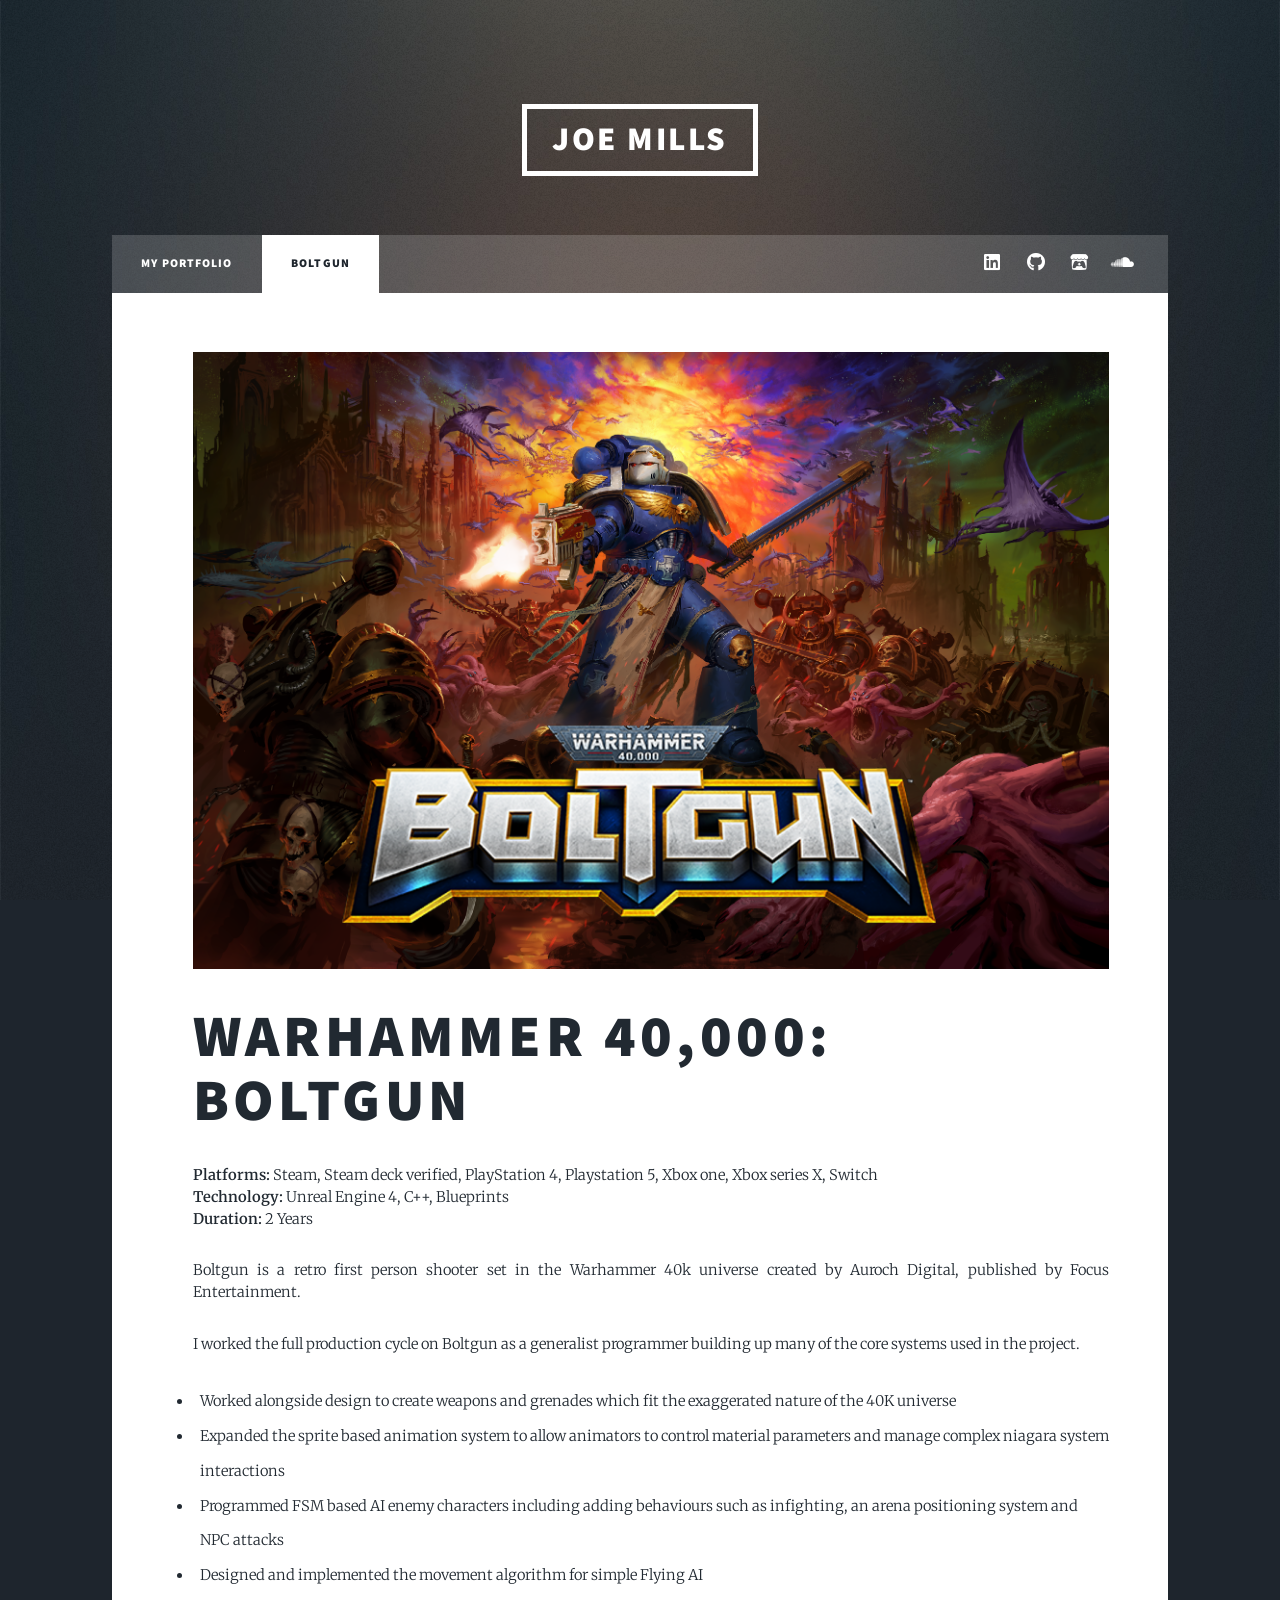
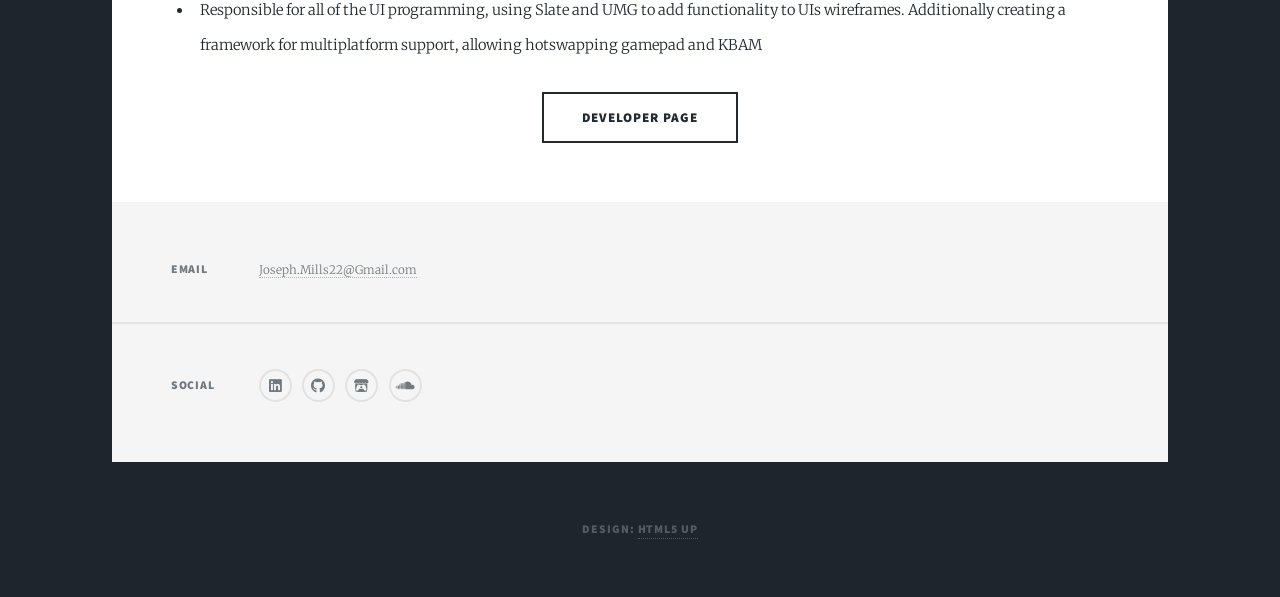
<file: Boltgun.html>
<!DOCTYPE HTML>
<!--
	Massively by HTML5 UP
	html5up.net | @ajlkn
	Free for personal and commercial use under the CCA 3.0 license (html5up.net/license)
-->

<html>
	<head>
		<title>Boltgun</title>
		<meta charset="utf-8" />
		<meta name="viewport" content="width=device-width, initial-scale=1, user-scalable=no" />
		<link rel="stylesheet" href="assets/css/main.css" />
		<noscript><link rel="stylesheet" href="assets/css/noscript.css" /></noscript>
	</head>
	<body class="is-preload">

		<!-- Wrapper -->
			<div id="wrapper" class="fade-in">

				<!-- Header -->
					<header id="header">
						<a href="index.html" class="logo">Joe Mills</a>
					</header>

				<!-- Nav -->
					<nav id="nav">
						<ul class="links">
							<li class="inactive"><a href="index.html">My portfolio</a></li>
							<li class="active"><a href="Boltgun.html">Boltgun</a></li>
						</ul>
						<ul class="icons">
							<li><a href="https://www.linkedin.com/in/joseph-mills-perjoeadastra/" class="icon brands fa-linkedin"><span class="label">LinkedIn</span></a></li>
							<li><a href="https://github.com/PerJoeAdAstra" class="icon brands fa-github"><span class="label">GitHub</span></a></li>
							<li><a href="https://plucky.itch.io/" class="icon brands fa-itch-io"><span class="label">Itch</span></a></li>
							<li><a href="https://soundcloud.com/plucky_tunes" class="icon brands fa-soundcloud"><span class="label">soundcloud</span></a></li>
						</ul>
					</nav>

				<!-- Main -->
					<div id="main">

						<div class="row">

							<a class="image fit"><img src="images/Boltgun.png" alt="" /></a>

							<h1>Warhammer 40,000: Boltgun</h1>
							<p> 
								<b>Platforms:</b> Steam, Steam deck verified, PlayStation 4, Playstation 5, Xbox one, Xbox series X, Switch<br>
								<b>Technology:</b> Unreal Engine 4, C++, Blueprints<br>
								<b>Duration:</b> 2 Years<br>
							</p>
							<p>
								Boltgun is a retro first person shooter set in the Warhammer 40k universe created by Auroch Digital, published by Focus Entertainment.
							</p>
							<p>
								I worked the full production cycle on Boltgun as a generalist programmer building up many of the core systems used in the project.
							</p>

							<ul>
								<li>Worked alongside design to create weapons and grenades which fit the exaggerated nature of the 40K universe</li>
								<li>Expanded the sprite based animation system to allow animators to control material parameters and manage complex niagara system interactions</li>
								<li>Programmed FSM based AI enemy characters including adding behaviours such as infighting, an arena positioning system and NPC attacks</li>
								<li>Designed and implemented the movement algorithm for simple Flying AI</li>
								<li>Responsible for all of the UI programming, using Slate and UMG to add functionality to UIs wireframes. Additionally creating a framework for multiplatform support, allowing hotswapping gamepad and KBAM</li>
							</ul>

							<ul class="actions special">
								<a href="https://www.aurochdigital.com/warhammer-boltgun" class="button large">Developer Page</a>
							</ul>
						</div>

					</div>

				<!-- Footer -->
					<footer id="footer">
						<section class="split contact">
							<section>
								<h3>Email</h3>
								<p><a href="#">Joseph.Mills22@Gmail.com</a></p>
							</section>
							<section>
								<h3>Social</h3>
								<ul class="icons alt">
									<li><a href="https://www.linkedin.com/in/joseph-mills-perjoeadastra/" class="icon brands alt fa-linkedin"><span class="label">LinkedIn</span></a></li>
									<li><a href="https://github.com/PerJoeAdAstra" class="icon brands alt fa-github"><span class="label">GitHub</span></a></li>
									<li><a href="https://plucky.itch.io/" class="icon brands fa-itch-io"><span class="label">Itch</span></a></li>
									<li><a href="https://soundcloud.com/plucky_tunes" class="icon brands fa-soundcloud"><span class="label">soundcloud</span></a></li>
								</ul>
							</section>
						</section>
					</footer>

					<div id="copyright">
						<ul><li>Design: <a href="https://html5up.net">HTML5 UP</a></li></ul>
					</div>

			</div>

		<!-- Scripts -->
			<script src="assets/js/jquery.min.js"></script>
			<script src="assets/js/jquery.scrollex.min.js"></script>
			<script src="assets/js/jquery.scrolly.min.js"></script>
			<script src="assets/js/browser.min.js"></script>
			<script src="assets/js/breakpoints.min.js"></script>
			<script src="assets/js/util.js"></script>
			<script src="assets/js/main.js"></script>

	</body>
</html>
</file>
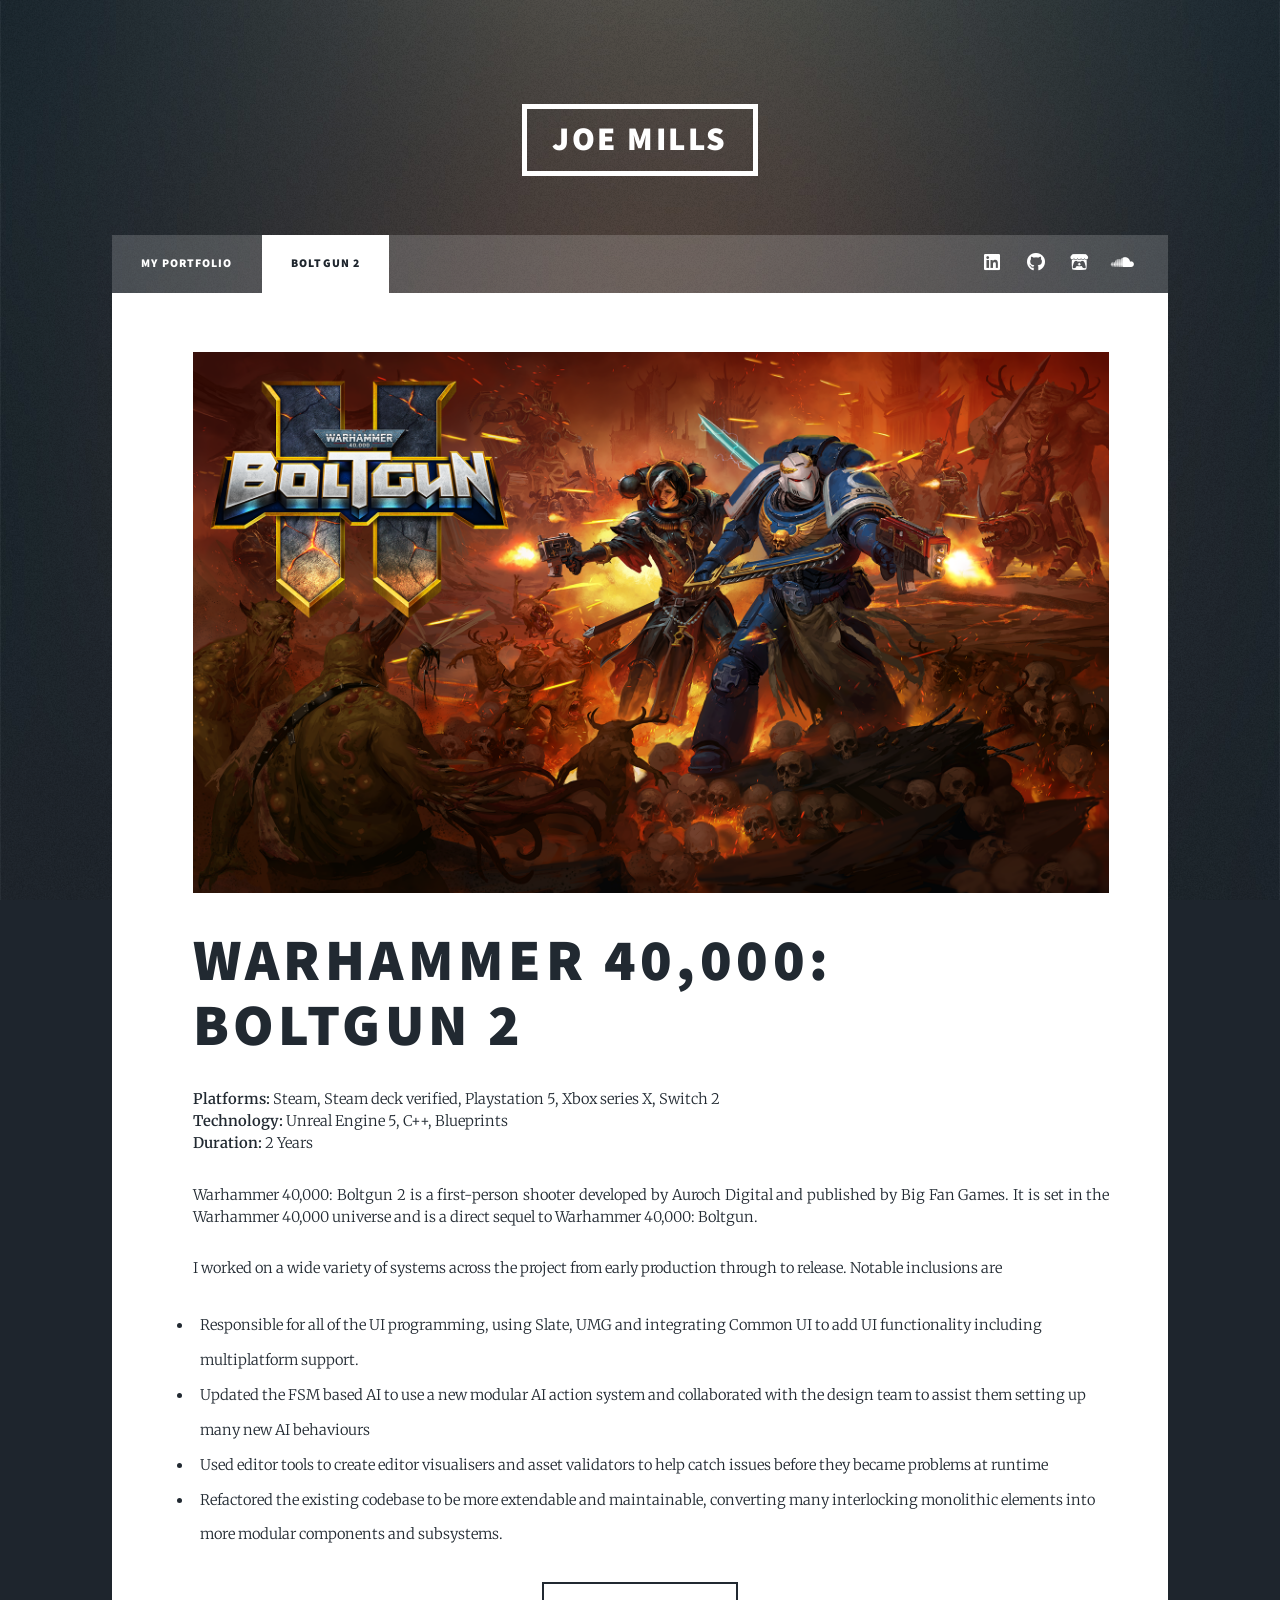
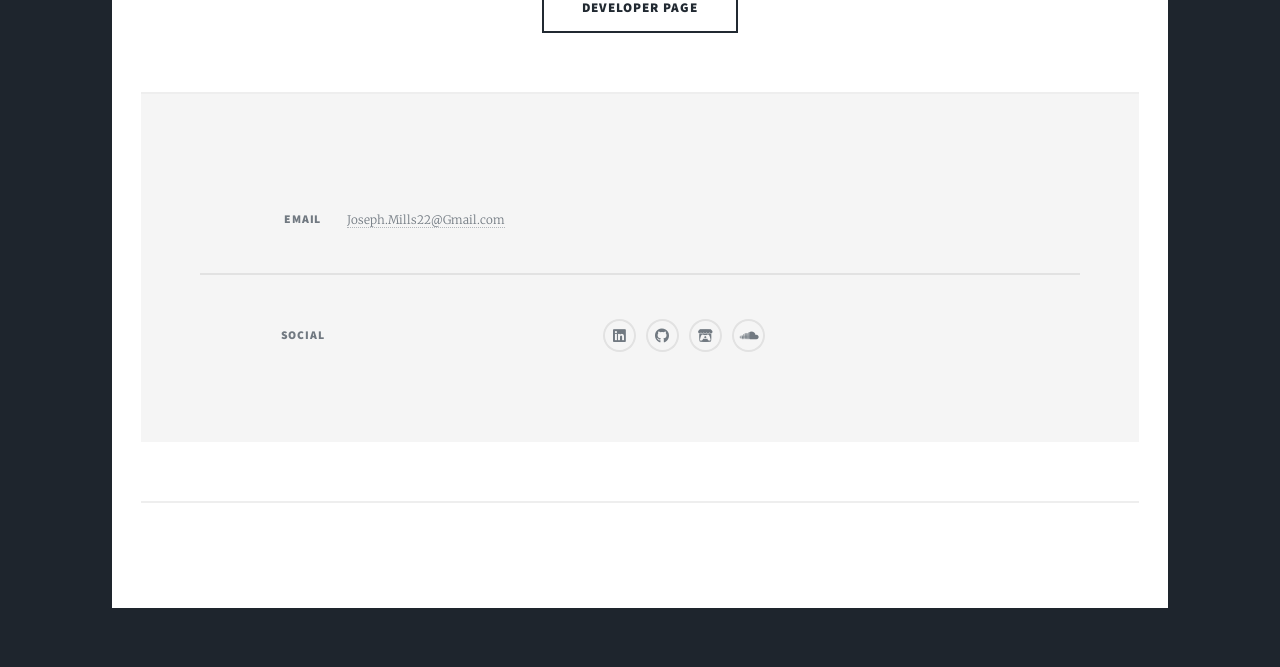
<file: Boltgun2.html>
<!DOCTYPE HTML>
<!--
	Massively by HTML5 UP
	html5up.net | @ajlkn
	Free for personal and commercial use under the CCA 3.0 license (html5up.net/license)
-->

<html>
	<head>
		<title>Boltgun2</title>
		<meta charset="utf-8" />
		<meta name="viewport" content="width=device-width, initial-scale=1, user-scalable=no" />
		<link rel="stylesheet" href="assets/css/main.css" />
		<noscript><link rel="stylesheet" href="assets/css/noscript.css" /></noscript>
	</head>
	<body class="is-preload">

		<!-- Wrapper -->
			<div id="wrapper" class="fade-in">

				<!-- Header -->
					<header id="header">
						<a href="index.html" class="logo">Joe Mills</a>
					</header>

				<!-- Nav -->
					<nav id="nav">
						<ul class="links">
							<li class="inactive"><a href="index.html">My portfolio</a></li>
							<li class="active"><a href="Boltgun2.html">Boltgun 2</a></li>
						</ul>
						<ul class="icons">
							<li><a href="https://www.linkedin.com/in/joseph-mills-perjoeadastra/" class="icon brands fa-linkedin"><span class="label">LinkedIn</span></a></li>
							<li><a href="https://github.com/PerJoeAdAstra" class="icon brands fa-github"><span class="label">GitHub</span></a></li>
							<li><a href="https://plucky.itch.io/" class="icon brands fa-itch-io"><span class="label">Itch</span></a></li>
							<li><a href="https://soundcloud.com/plucky_tunes" class="icon brands fa-soundcloud"><span class="label">soundcloud</span></a></li>
						</ul>
					</nav>

				<!-- Main -->
					<div id="main">

						<div class="row">

							<a class="image fit"><img src="images/BG2.webp" alt="" /></a>

							<h1>Warhammer 40,000: Boltgun 2</h1>

							<!-- Platform -->
							
							<div class="row">
							<p> 
								<b>Platforms:</b> Steam, Steam deck verified, Playstation 5, Xbox series X, Switch 2 <br>
								<b>Technology:</b> Unreal Engine 5, C++, Blueprints<br>
								<b>Duration:</b> 2 Years<br>
							</p>
							<p>
								Warhammer 40,000: Boltgun 2 is a first-person shooter developed by Auroch Digital and published by Big Fan Games.
								It is set in the Warhammer 40,000 universe and is a direct sequel to Warhammer 40,000: Boltgun.
							</p>
							<p>
								I worked on a wide variety of systems across the project from early production through to release. Notable inclusions are
							</p>

							<ul>
								<li>Responsible for all of the UI programming, using Slate, UMG and integrating Common UI to add UI functionality including multiplatform support.</li>
								<li>Updated the FSM based AI to use a new modular AI action system and collaborated with the design team to assist them setting up many new AI behaviours</li>
								<li>Used editor tools to create editor visualisers and asset validators to help catch issues before they became problems at runtime</li>
								<li>Refactored the existing codebase to be more extendable and maintainable, converting many interlocking monolithic elements into more modular components and subsystems.</li>
							</ul>

							<ul class="actions special">
								<a href="https://www.aurochdigital.com/warhammer-40000-boltgun-2" class="button large">Developer Page</a>
							</ul>
						</div>
					</div>

				<!-- Footer -->
					<footer id="footer">
						<section class="split contact">
							<section>
								<h3>Email</h3>
								<p><a href="#">Joseph.Mills22@Gmail.com</a></p>
							</section>
							<section>
								<h3>Social</h3>
								<ul class="icons alt">
									<li><a href="https://www.linkedin.com/in/joseph-mills-perjoeadastra/" class="icon brands alt fa-linkedin"><span class="label">LinkedIn</span></a></li>
									<li><a href="https://github.com/PerJoeAdAstra" class="icon brands alt fa-github"><span class="label">GitHub</span></a></li>
									<li><a href="https://plucky.itch.io/" class="icon brands fa-itch-io"><span class="label">Itch</span></a></li>
									<li><a href="https://soundcloud.com/plucky_tunes" class="icon brands fa-soundcloud"><span class="label">soundcloud</span></a></li>
								</ul>
							</section>
						</section>
					</footer>

					<div id="copyright">
						<ul><li>Design: <a href="https://html5up.net">HTML5 UP</a></li></ul>
					</div>

			</div>

		<!-- Scripts -->
			<script src="assets/js/jquery.min.js"></script>
			<script src="assets/js/jquery.scrollex.min.js"></script>
			<script src="assets/js/jquery.scrolly.min.js"></script>
			<script src="assets/js/browser.min.js"></script>
			<script src="assets/js/breakpoints.min.js"></script>
			<script src="assets/js/util.js"></script>
			<script src="assets/js/main.js"></script>

	</body>
</html>
</file>
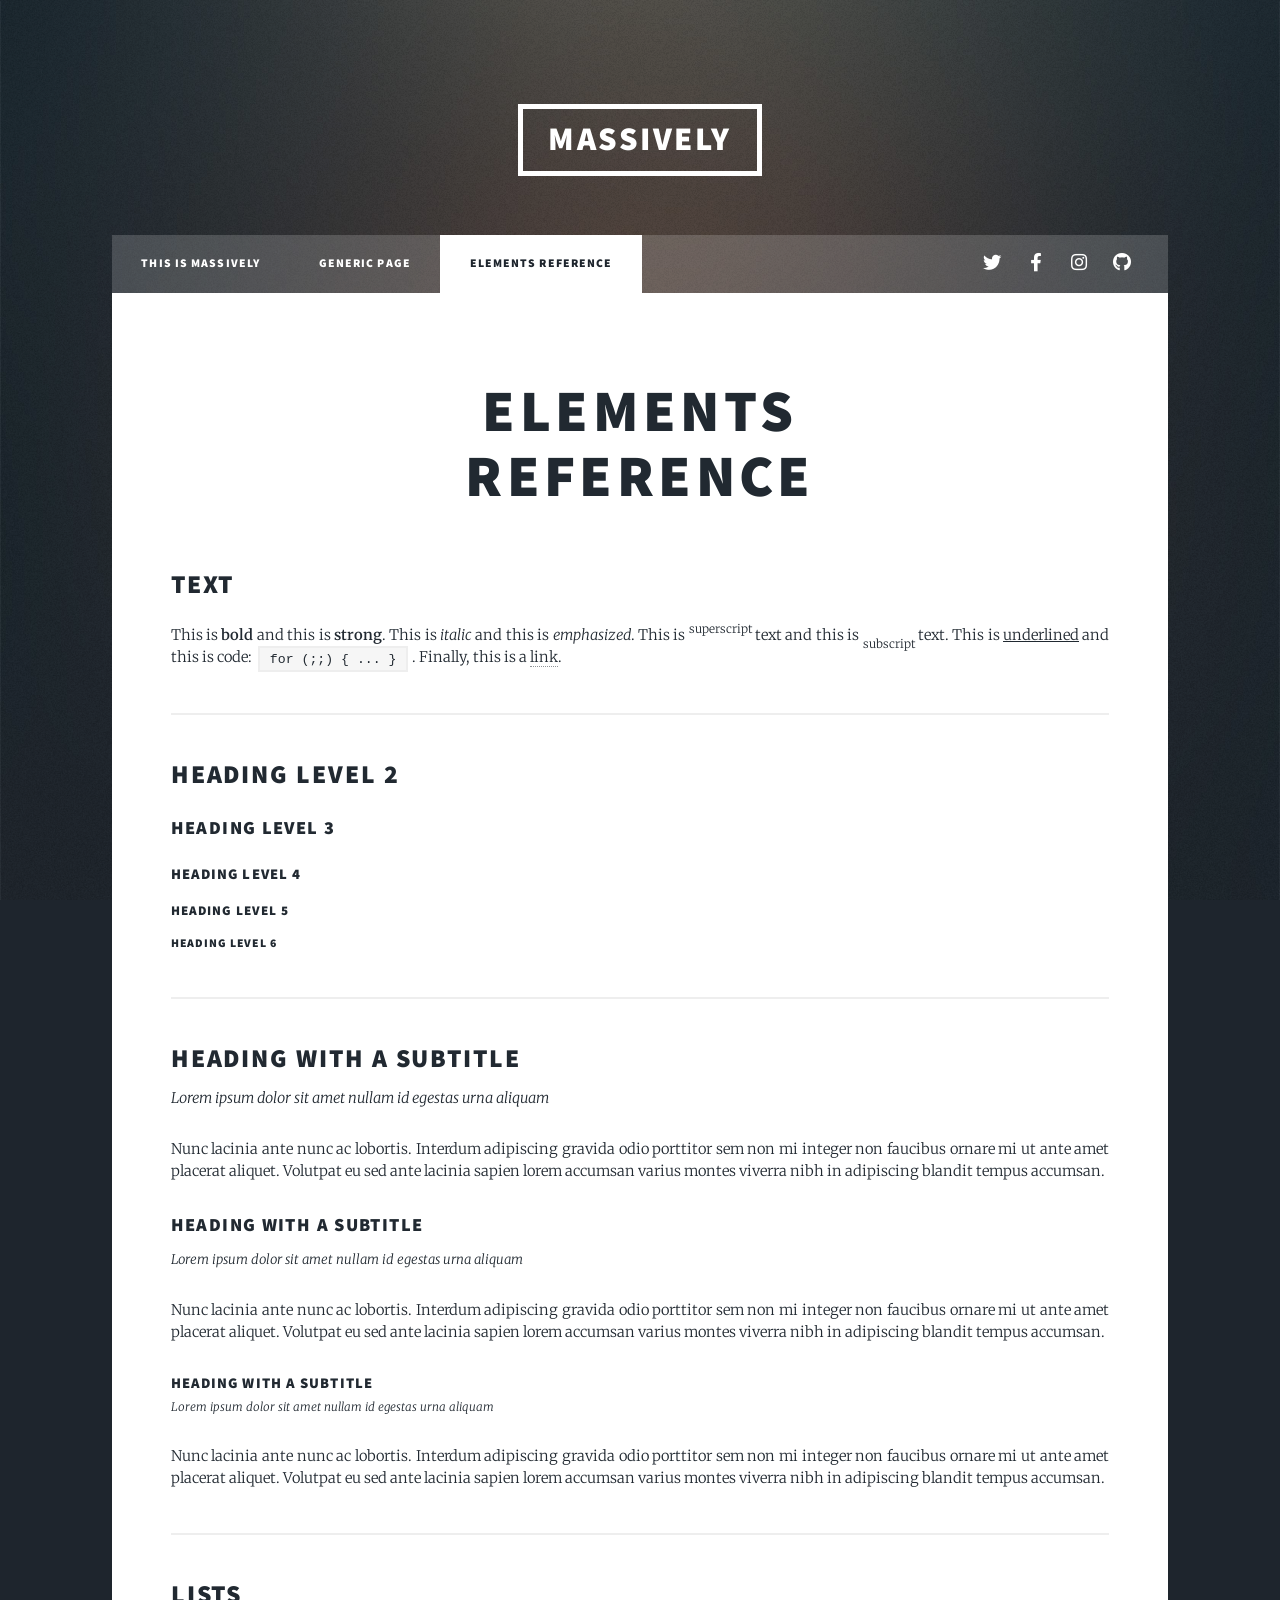
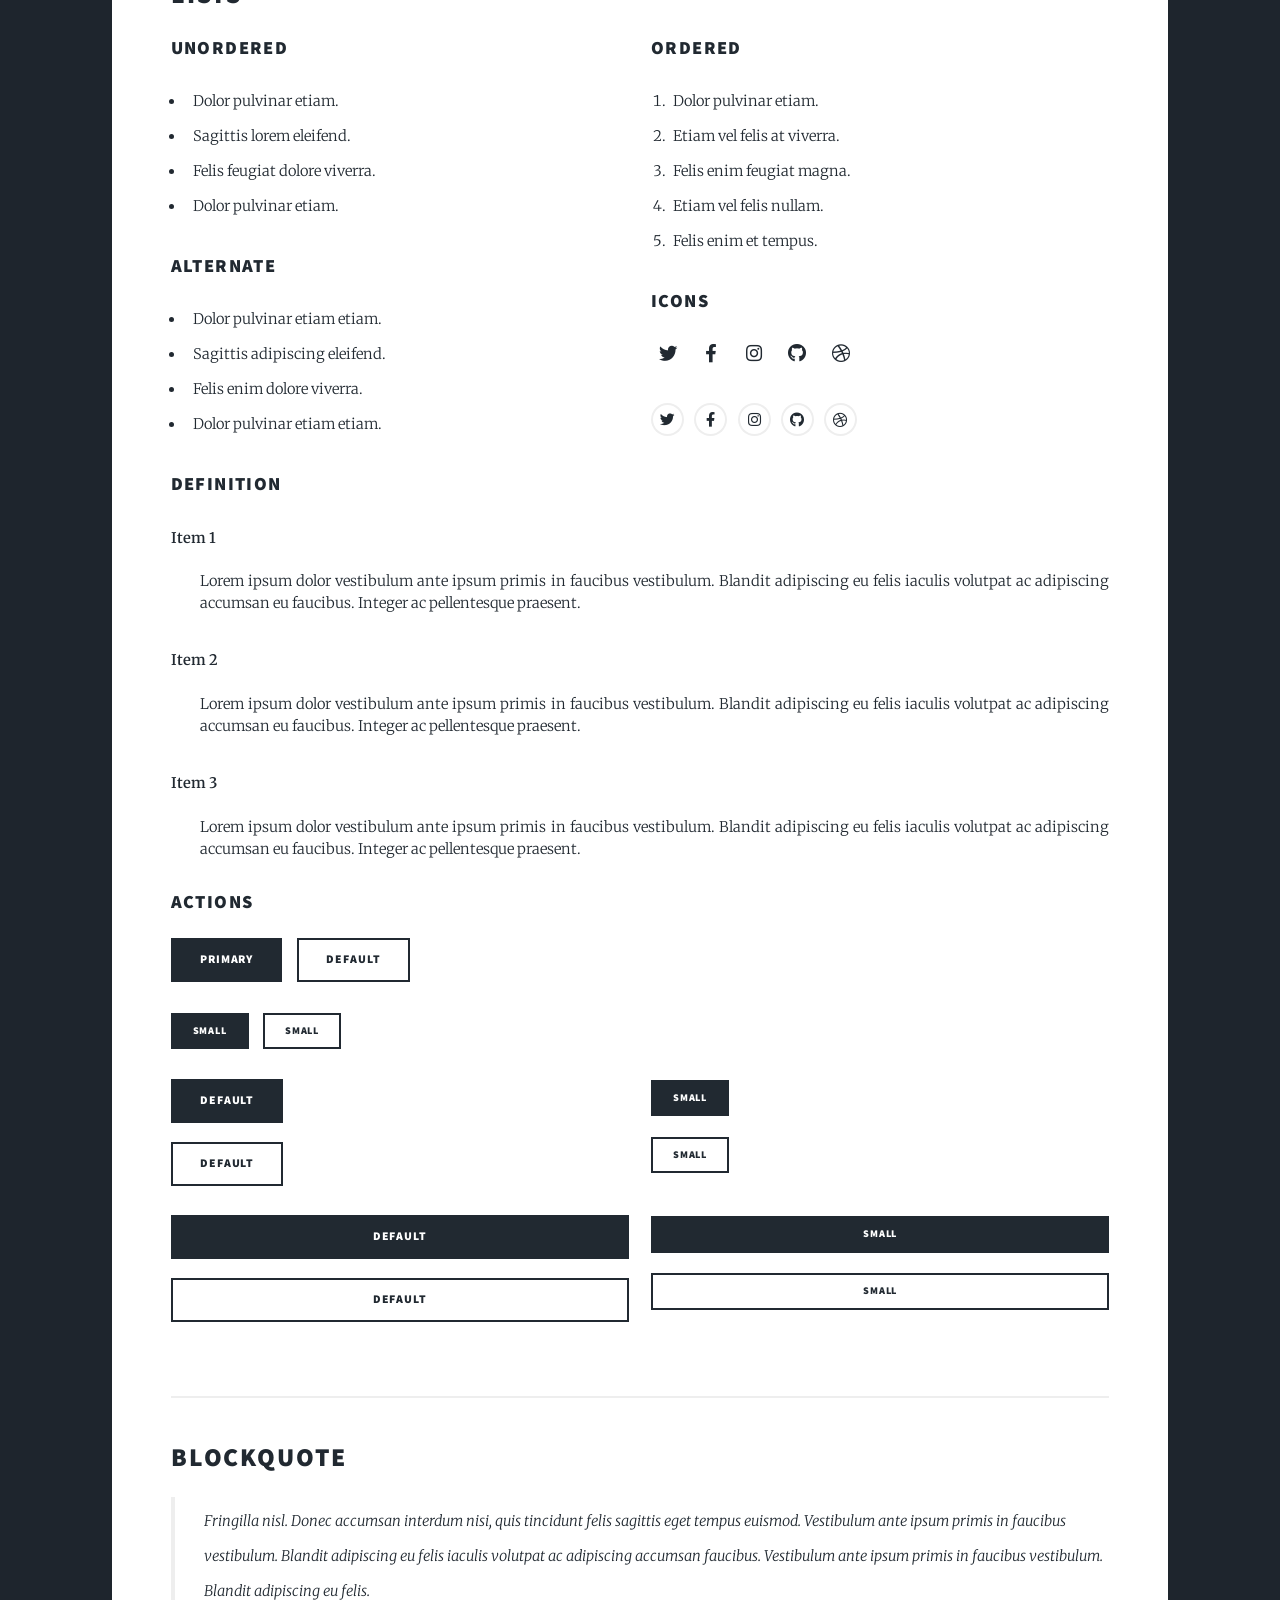
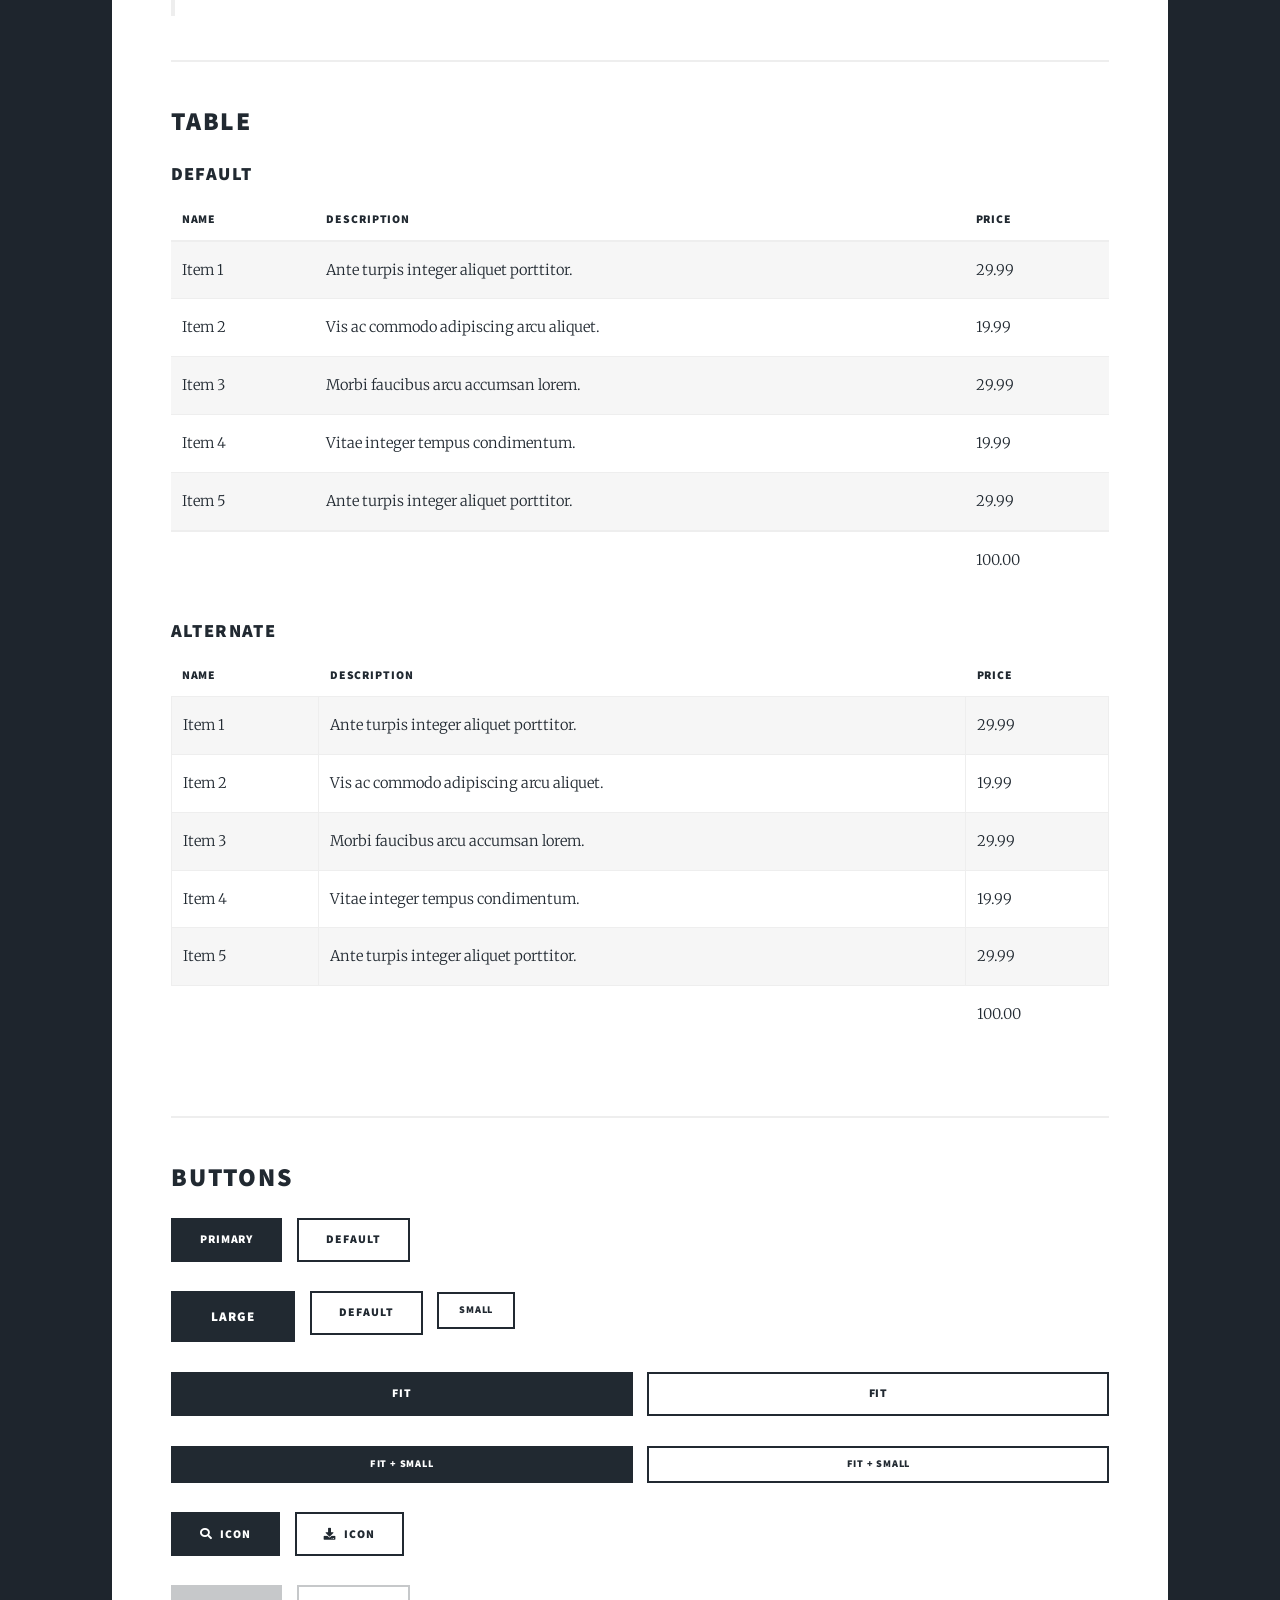
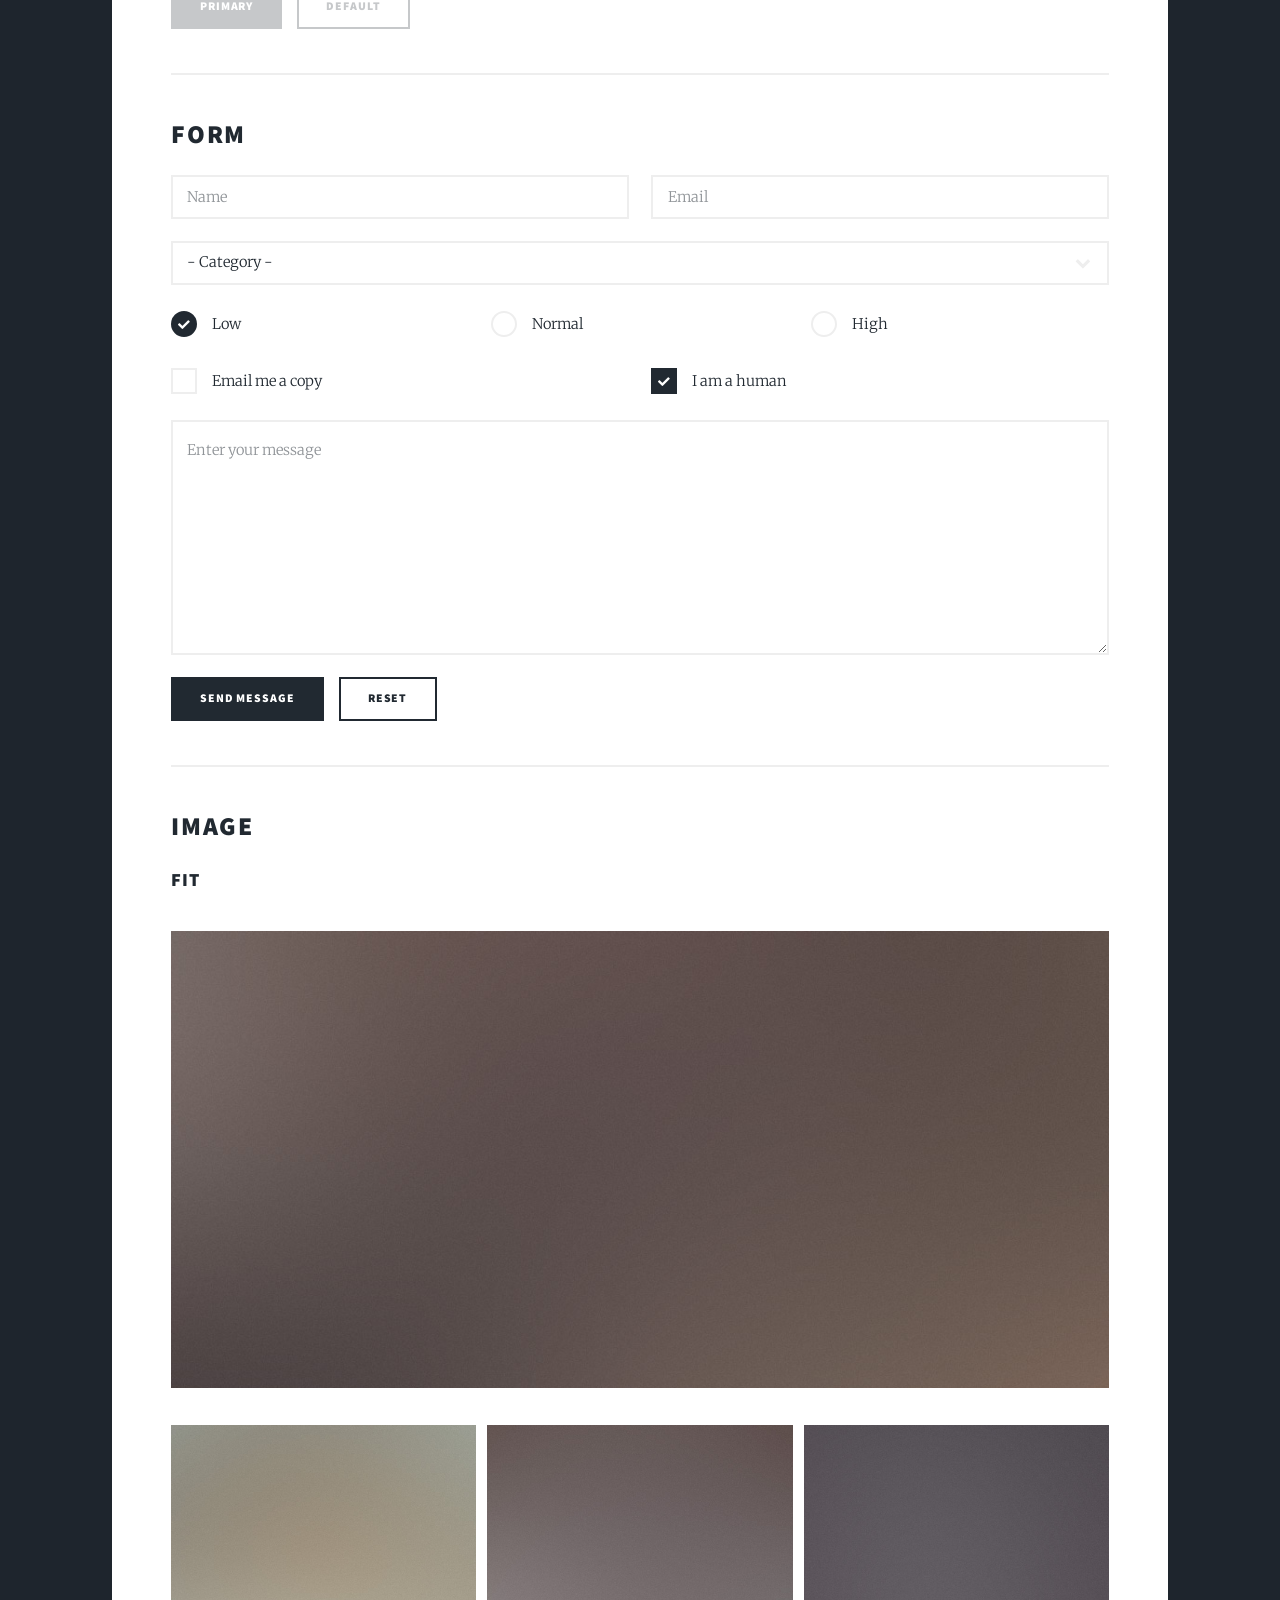
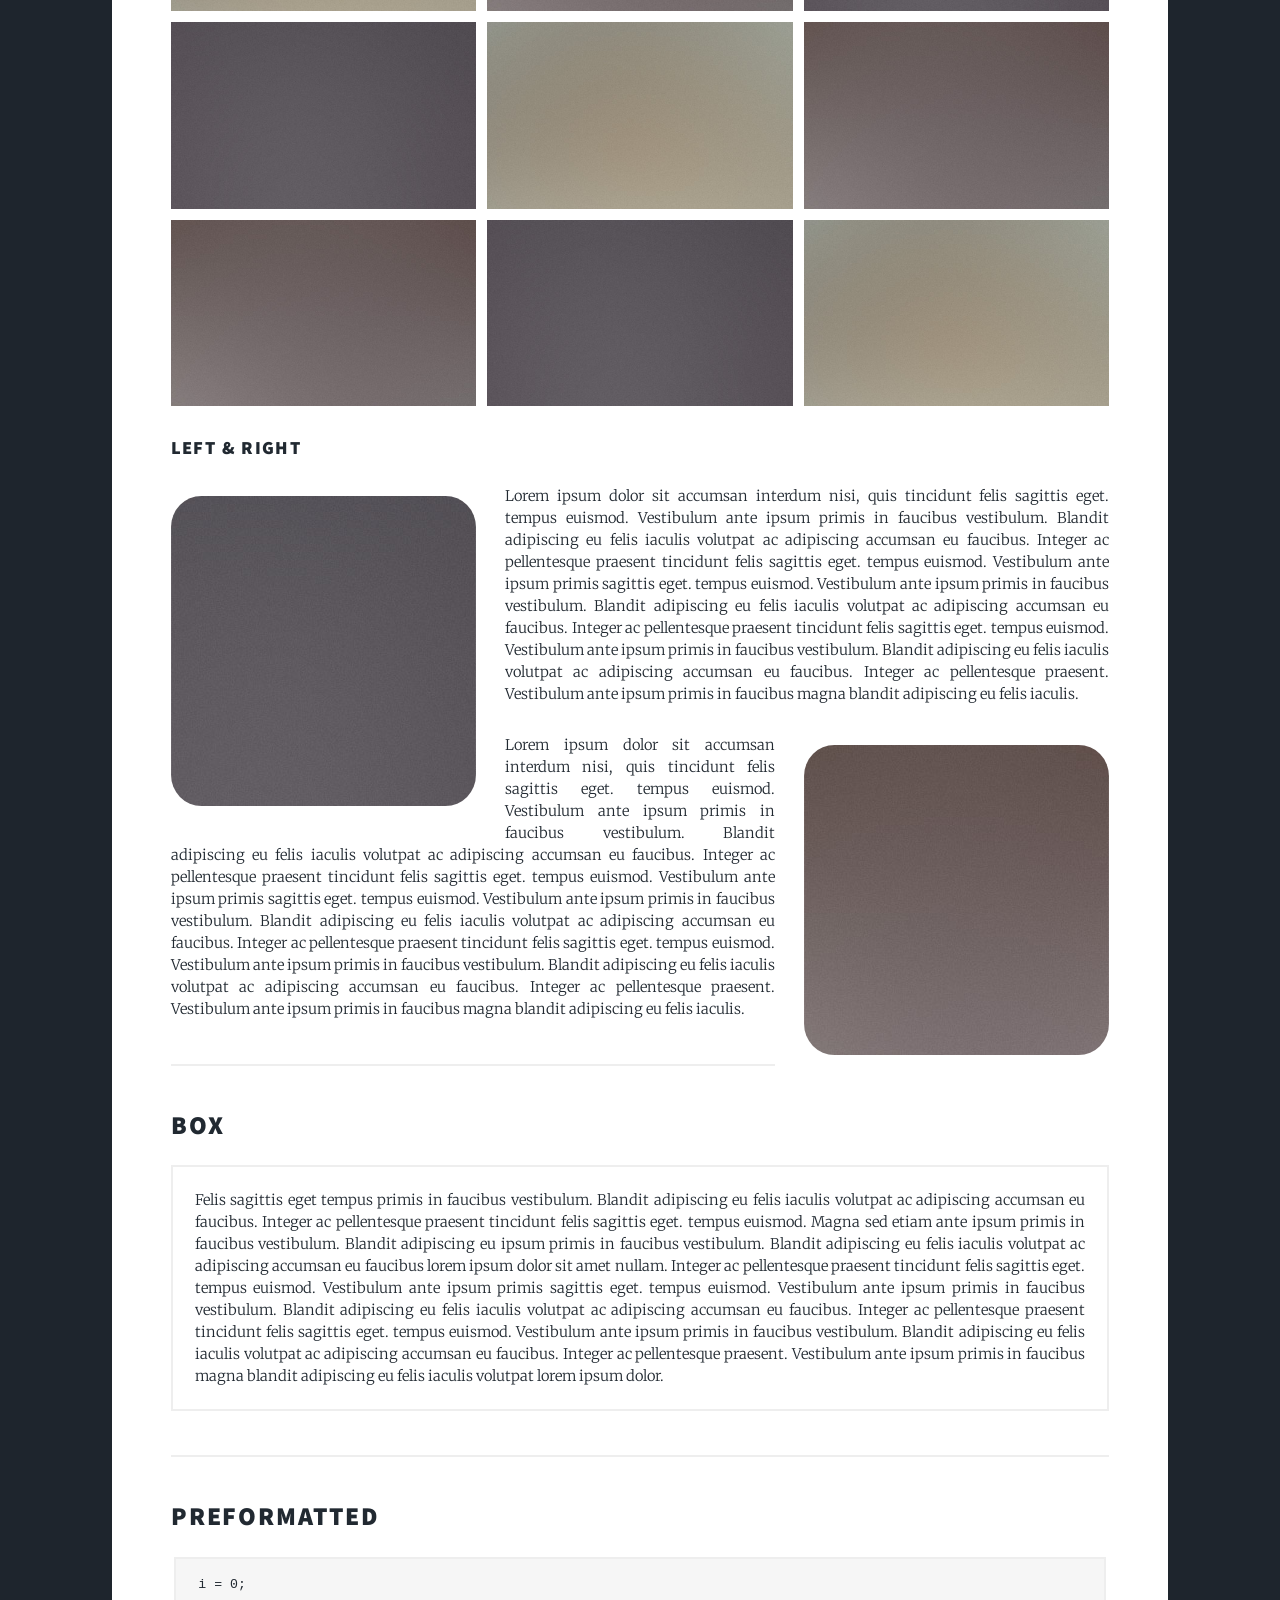
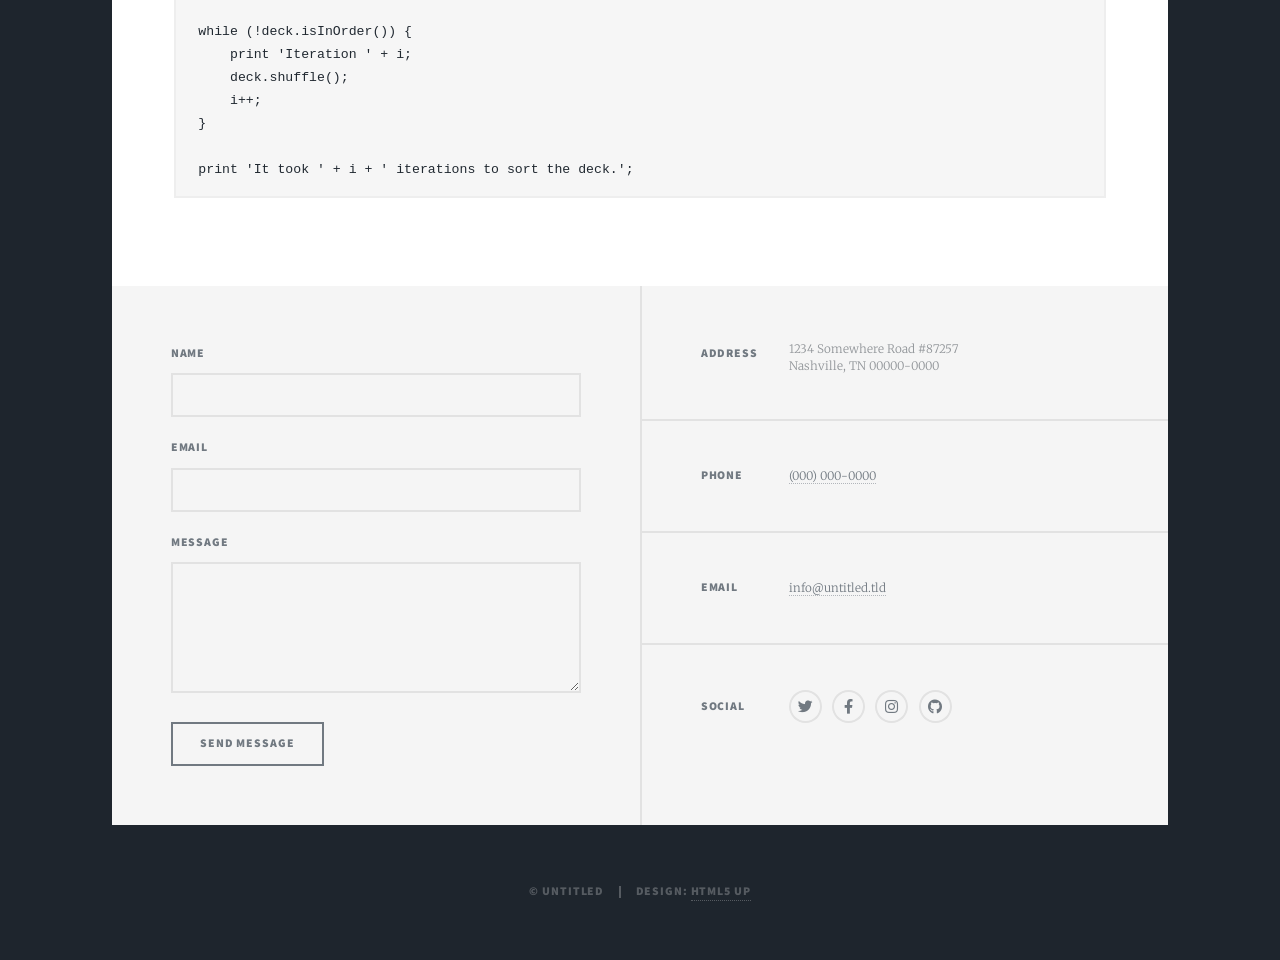
<file: elements.html>
<!DOCTYPE HTML>
<!--
	Massively by HTML5 UP
	html5up.net | @ajlkn
	Free for personal and commercial use under the CCA 3.0 license (html5up.net/license)
-->
<html>
	<head>
		<title>Elements Reference - Massively by HTML5 UP</title>
		<meta charset="utf-8" />
		<meta name="viewport" content="width=device-width, initial-scale=1, user-scalable=no" />
		<link rel="stylesheet" href="assets/css/main.css" />
		<noscript><link rel="stylesheet" href="assets/css/noscript.css" /></noscript>
	</head>
	<body class="is-preload">

		<!-- Wrapper -->
			<div id="wrapper">

				<!-- Header -->
					<header id="header">
						<a href="index.html" class="logo">Massively</a>
					</header>

				<!-- Nav -->
					<nav id="nav">
						<ul class="links">
							<li><a href="index.html">This is Massively</a></li>
							<li><a href="generic.html">Generic Page</a></li>
							<li class="active"><a href="elements.html">Elements Reference</a></li>
						</ul>
						<ul class="icons">
							<li><a href="#" class="icon brands fa-twitter"><span class="label">Twitter</span></a></li>
							<li><a href="#" class="icon brands fa-facebook-f"><span class="label">Facebook</span></a></li>
							<li><a href="#" class="icon brands fa-instagram"><span class="label">Instagram</span></a></li>
							<li><a href="#" class="icon brands fa-github"><span class="label">GitHub</span></a></li>
						</ul>
					</nav>

				<!-- Main -->
					<div id="main">

						<!-- Post -->
							<section class="post">
								<header class="major">
									<h1>Elements<br />
									Reference</h1>
								</header>

								<!-- Text stuff -->
									<h2>Text</h2>
									<p>This is <b>bold</b> and this is <strong>strong</strong>. This is <i>italic</i> and this is <em>emphasized</em>.
									This is <sup>superscript</sup> text and this is <sub>subscript</sub> text.
									This is <u>underlined</u> and this is code: <code>for (;;) { ... }</code>.
									Finally, this is a <a href="#">link</a>.</p>
									<hr />
									<h2>Heading Level 2</h2>
									<h3>Heading Level 3</h3>
									<h4>Heading Level 4</h4>
									<h5>Heading Level 5</h5>
									<h6>Heading Level 6</h6>
									<hr />
									<header>
										<h2>Heading with a Subtitle</h2>
										<p>Lorem ipsum dolor sit amet nullam id egestas urna aliquam</p>
									</header>
									<p>Nunc lacinia ante nunc ac lobortis. Interdum adipiscing gravida odio porttitor sem non mi integer non faucibus ornare mi ut ante amet placerat aliquet. Volutpat eu sed ante lacinia sapien lorem accumsan varius montes viverra nibh in adipiscing blandit tempus accumsan.</p>
									<header>
										<h3>Heading with a Subtitle</h3>
										<p>Lorem ipsum dolor sit amet nullam id egestas urna aliquam</p>
									</header>
									<p>Nunc lacinia ante nunc ac lobortis. Interdum adipiscing gravida odio porttitor sem non mi integer non faucibus ornare mi ut ante amet placerat aliquet. Volutpat eu sed ante lacinia sapien lorem accumsan varius montes viverra nibh in adipiscing blandit tempus accumsan.</p>
									<header>
										<h4>Heading with a Subtitle</h4>
										<p>Lorem ipsum dolor sit amet nullam id egestas urna aliquam</p>
									</header>
									<p>Nunc lacinia ante nunc ac lobortis. Interdum adipiscing gravida odio porttitor sem non mi integer non faucibus ornare mi ut ante amet placerat aliquet. Volutpat eu sed ante lacinia sapien lorem accumsan varius montes viverra nibh in adipiscing blandit tempus accumsan.</p>

									<hr />

								<!-- Lists -->
									<h2>Lists</h2>
									<div class="row">
										<div class="col-6 col-12-small">

											<h3>Unordered</h3>
											<ul>
												<li>Dolor pulvinar etiam.</li>
												<li>Sagittis lorem eleifend.</li>
												<li>Felis feugiat dolore viverra.</li>
												<li>Dolor pulvinar etiam.</li>
											</ul>

											<h3>Alternate</h3>
											<ul class="alt">
												<li>Dolor pulvinar etiam etiam.</li>
												<li>Sagittis adipiscing eleifend.</li>
												<li>Felis enim dolore viverra.</li>
												<li>Dolor pulvinar etiam etiam.</li>
											</ul>

										</div>
										<div class="col-6 col-12-small">

											<h3>Ordered</h3>
											<ol>
												<li>Dolor pulvinar etiam.</li>
												<li>Etiam vel felis at viverra.</li>
												<li>Felis enim feugiat magna.</li>
												<li>Etiam vel felis nullam.</li>
												<li>Felis enim et tempus.</li>
											</ol>

											<h3>Icons</h3>
											<ul class="icons">
												<li><a href="#" class="icon brands fa-twitter"><span class="label">Twitter</span></a></li>
												<li><a href="#" class="icon brands fa-facebook-f"><span class="label">Facebook</span></a></li>
												<li><a href="#" class="icon brands fa-instagram"><span class="label">Instagram</span></a></li>
												<li><a href="#" class="icon brands fa-github"><span class="label">Github</span></a></li>
												<li><a href="#" class="icon brands fa-dribbble"><span class="label">Dribbble</span></a></li>
											</ul>
											<ul class="icons alt">
												<li><a href="#" class="icon brands alt fa-twitter"><span class="label">Twitter</span></a></li>
												<li><a href="#" class="icon brands alt fa-facebook-f"><span class="label">Facebook</span></a></li>
												<li><a href="#" class="icon brands alt fa-instagram"><span class="label">Instagram</span></a></li>
												<li><a href="#" class="icon brands alt fa-github"><span class="label">Github</span></a></li>
												<li><a href="#" class="icon brands alt fa-dribbble"><span class="label">Dribbble</span></a></li>
											</ul>

										</div>
									</div>
									<h3>Definition</h3>
									<dl>
										<dt>Item 1</dt>
										<dd>
											<p>Lorem ipsum dolor vestibulum ante ipsum primis in faucibus vestibulum. Blandit adipiscing eu felis iaculis volutpat ac adipiscing accumsan eu faucibus. Integer ac pellentesque praesent.</p>
										</dd>
										<dt>Item 2</dt>
										<dd>
											<p>Lorem ipsum dolor vestibulum ante ipsum primis in faucibus vestibulum. Blandit adipiscing eu felis iaculis volutpat ac adipiscing accumsan eu faucibus. Integer ac pellentesque praesent.</p>
										</dd>
										<dt>Item 3</dt>
										<dd>
											<p>Lorem ipsum dolor vestibulum ante ipsum primis in faucibus vestibulum. Blandit adipiscing eu felis iaculis volutpat ac adipiscing accumsan eu faucibus. Integer ac pellentesque praesent.</p>
										</dd>
									</dl>

									<h3>Actions</h3>
									<ul class="actions">
										<li><a href="#" class="button primary">Primary</a></li>
										<li><a href="#" class="button">Default</a></li>
									</ul>
									<ul class="actions small">
										<li><a href="#" class="button primary small">Small</a></li>
										<li><a href="#" class="button small">Small</a></li>
									</ul>
									<div class="row">
										<div class="col-6 col-12-small">
											<ul class="actions stacked">
												<li><a href="#" class="button primary">Default</a></li>
												<li><a href="#" class="button">Default</a></li>
											</ul>
										</div>
										<div class="col-6 col-12-small">
											<ul class="actions stacked">
												<li><a href="#" class="button primary small">Small</a></li>
												<li><a href="#" class="button small">Small</a></li>
											</ul>
										</div>
									</div>
									<div class="row">
										<div class="col-6 col-12-small">
											<ul class="actions stacked">
												<li><a href="#" class="button primary fit">Default</a></li>
												<li><a href="#" class="button fit">Default</a></li>
											</ul>
										</div>
										<div class="col-6 col-12-small">
											<ul class="actions stacked">
												<li><a href="#" class="button primary small fit">Small</a></li>
												<li><a href="#" class="button small fit">Small</a></li>
											</ul>
										</div>
									</div>

									<hr />

								<!-- Blockquote -->
									<h2>Blockquote</h2>
									<blockquote>Fringilla nisl. Donec accumsan interdum nisi, quis tincidunt felis sagittis eget tempus euismod. Vestibulum ante ipsum primis in faucibus vestibulum. Blandit adipiscing eu felis iaculis volutpat ac adipiscing accumsan faucibus. Vestibulum ante ipsum primis in faucibus vestibulum. Blandit adipiscing eu felis.</blockquote>

									<hr />

								<!-- Table -->
									<h2>Table</h2>

									<h3>Default</h3>
									<div class="table-wrapper">
										<table>
											<thead>
												<tr>
													<th>Name</th>
													<th>Description</th>
													<th>Price</th>
												</tr>
											</thead>
											<tbody>
												<tr>
													<td>Item 1</td>
													<td>Ante turpis integer aliquet porttitor.</td>
													<td>29.99</td>
												</tr>
												<tr>
													<td>Item 2</td>
													<td>Vis ac commodo adipiscing arcu aliquet.</td>
													<td>19.99</td>
												</tr>
												<tr>
													<td>Item 3</td>
													<td> Morbi faucibus arcu accumsan lorem.</td>
													<td>29.99</td>
												</tr>
												<tr>
													<td>Item 4</td>
													<td>Vitae integer tempus condimentum.</td>
													<td>19.99</td>
												</tr>
												<tr>
													<td>Item 5</td>
													<td>Ante turpis integer aliquet porttitor.</td>
													<td>29.99</td>
												</tr>
											</tbody>
											<tfoot>
												<tr>
													<td colspan="2"></td>
													<td>100.00</td>
												</tr>
											</tfoot>
										</table>
									</div>

									<h3>Alternate</h3>
									<div class="table-wrapper">
										<table class="alt">
											<thead>
												<tr>
													<th>Name</th>
													<th>Description</th>
													<th>Price</th>
												</tr>
											</thead>
											<tbody>
												<tr>
													<td>Item 1</td>
													<td>Ante turpis integer aliquet porttitor.</td>
													<td>29.99</td>
												</tr>
												<tr>
													<td>Item 2</td>
													<td>Vis ac commodo adipiscing arcu aliquet.</td>
													<td>19.99</td>
												</tr>
												<tr>
													<td>Item 3</td>
													<td> Morbi faucibus arcu accumsan lorem.</td>
													<td>29.99</td>
												</tr>
												<tr>
													<td>Item 4</td>
													<td>Vitae integer tempus condimentum.</td>
													<td>19.99</td>
												</tr>
												<tr>
													<td>Item 5</td>
													<td>Ante turpis integer aliquet porttitor.</td>
													<td>29.99</td>
												</tr>
											</tbody>
											<tfoot>
												<tr>
													<td colspan="2"></td>
													<td>100.00</td>
												</tr>
											</tfoot>
										</table>
									</div>

									<hr />

								<!-- Buttons -->
									<h2>Buttons</h2>
									<ul class="actions">
										<li><a href="#" class="button primary">Primary</a></li>
										<li><a href="#" class="button">Default</a></li>
									</ul>
									<ul class="actions">
										<li><a href="#" class="button primary large">Large</a></li>
										<li><a href="#" class="button">Default</a></li>
										<li><a href="#" class="button small">Small</a></li>
									</ul>
									<ul class="actions fit">
										<li><a href="#" class="button primary fit">Fit</a></li>
										<li><a href="#" class="button fit">Fit</a></li>
									</ul>
									<ul class="actions fit small">
										<li><a href="#" class="button primary fit small">Fit + Small</a></li>
										<li><a href="#" class="button fit small">Fit + Small</a></li>
									</ul>
									<ul class="actions">
										<li><a href="#" class="button primary icon solid fa-search">Icon</a></li>
										<li><a href="#" class="button icon solid fa-download">Icon</a></li>
									</ul>
									<ul class="actions">
										<li><span class="button primary disabled">Primary</span></li>
										<li><span class="button disabled">Default</span></li>
									</ul>

									<hr />

								<!-- Form -->
									<h2>Form</h2>

									<form method="post" action="#">
										<div class="row gtr-uniform">
											<div class="col-6 col-12-xsmall">
												<input type="text" name="demo-name" id="demo-name" value="" placeholder="Name" />
											</div>
											<div class="col-6 col-12-xsmall">
												<input type="email" name="demo-email" id="demo-email" value="" placeholder="Email" />
											</div>
											<!-- Break -->
											<div class="col-12">
												<select name="demo-category" id="demo-category">
													<option value="">- Category -</option>
													<option value="1">Manufacturing</option>
													<option value="1">Shipping</option>
													<option value="1">Administration</option>
													<option value="1">Human Resources</option>
												</select>
											</div>
											<!-- Break -->
											<div class="col-4 col-12-small">
												<input type="radio" id="demo-priority-low" name="demo-priority" checked>
												<label for="demo-priority-low">Low</label>
											</div>
											<div class="col-4 col-12-small">
												<input type="radio" id="demo-priority-normal" name="demo-priority">
												<label for="demo-priority-normal">Normal</label>
											</div>
											<div class="col-4 col-12-small">
												<input type="radio" id="demo-priority-high" name="demo-priority">
												<label for="demo-priority-high">High</label>
											</div>
											<!-- Break -->
											<div class="col-6 col-12-small">
												<input type="checkbox" id="demo-copy" name="demo-copy">
												<label for="demo-copy">Email me a copy</label>
											</div>
											<div class="col-6 col-12-small">
												<input type="checkbox" id="demo-human" name="demo-human" checked>
												<label for="demo-human">I am a human</label>
											</div>
											<!-- Break -->
											<div class="col-12">
												<textarea name="demo-message" id="demo-message" placeholder="Enter your message" rows="6"></textarea>
											</div>
											<!-- Break -->
											<div class="col-12">
												<ul class="actions">
													<li><input type="submit" value="Send Message" class="primary" /></li>
													<li><input type="reset" value="Reset" /></li>
												</ul>
											</div>
										</div>
									</form>

									<hr />

								<!-- Image -->
									<h2>Image</h2>

									<h3>Fit</h3>
									<span class="image fit"><img src="images/pic01.jpg" alt="" /></span>
									<div class="box alt">
										<div class="row gtr-50 gtr-uniform">
											<div class="col-4"><span class="image fit"><img src="images/pic02.jpg" alt="" /></span></div>
											<div class="col-4"><span class="image fit"><img src="images/pic03.jpg" alt="" /></span></div>
											<div class="col-4"><span class="image fit"><img src="images/pic04.jpg" alt="" /></span></div>
											<!-- Break -->
											<div class="col-4"><span class="image fit"><img src="images/pic04.jpg" alt="" /></span></div>
											<div class="col-4"><span class="image fit"><img src="images/pic02.jpg" alt="" /></span></div>
											<div class="col-4"><span class="image fit"><img src="images/pic03.jpg" alt="" /></span></div>
											<!-- Break -->
											<div class="col-4"><span class="image fit"><img src="images/pic03.jpg" alt="" /></span></div>
											<div class="col-4"><span class="image fit"><img src="images/pic04.jpg" alt="" /></span></div>
											<div class="col-4"><span class="image fit"><img src="images/pic02.jpg" alt="" /></span></div>
										</div>
									</div>

									<h3>Left &amp; Right</h3>
									<p><span class="image left"><img src="images/pic08.jpg" alt="" /></span>Lorem ipsum dolor sit accumsan interdum nisi, quis tincidunt felis sagittis eget. tempus euismod. Vestibulum ante ipsum primis in faucibus vestibulum. Blandit adipiscing eu felis iaculis volutpat ac adipiscing accumsan eu faucibus. Integer ac pellentesque praesent tincidunt felis sagittis eget. tempus euismod. Vestibulum ante ipsum primis sagittis eget. tempus euismod. Vestibulum ante ipsum primis in faucibus vestibulum. Blandit adipiscing eu felis iaculis volutpat ac adipiscing accumsan eu faucibus. Integer ac pellentesque praesent tincidunt felis sagittis eget. tempus euismod. Vestibulum ante ipsum primis in faucibus vestibulum. Blandit adipiscing eu felis iaculis volutpat ac adipiscing accumsan eu faucibus. Integer ac pellentesque praesent. Vestibulum ante ipsum primis in faucibus magna blandit adipiscing eu felis iaculis.</p>
									<p><span class="image right"><img src="images/pic09.jpg" alt="" /></span>Lorem ipsum dolor sit accumsan interdum nisi, quis tincidunt felis sagittis eget. tempus euismod. Vestibulum ante ipsum primis in faucibus vestibulum. Blandit adipiscing eu felis iaculis volutpat ac adipiscing accumsan eu faucibus. Integer ac pellentesque praesent tincidunt felis sagittis eget. tempus euismod. Vestibulum ante ipsum primis sagittis eget. tempus euismod. Vestibulum ante ipsum primis in faucibus vestibulum. Blandit adipiscing eu felis iaculis volutpat ac adipiscing accumsan eu faucibus. Integer ac pellentesque praesent tincidunt felis sagittis eget. tempus euismod. Vestibulum ante ipsum primis in faucibus vestibulum. Blandit adipiscing eu felis iaculis volutpat ac adipiscing accumsan eu faucibus. Integer ac pellentesque praesent. Vestibulum ante ipsum primis in faucibus magna blandit adipiscing eu felis iaculis.</p>

									<hr />

								<!-- Box -->
									<h2>Box</h2>
									<div class="box">
										<p>Felis sagittis eget tempus primis in faucibus vestibulum. Blandit adipiscing eu felis iaculis volutpat ac adipiscing accumsan eu faucibus. Integer ac pellentesque praesent tincidunt felis sagittis eget. tempus euismod. Magna sed etiam ante ipsum primis in faucibus vestibulum. Blandit adipiscing eu ipsum primis in faucibus vestibulum. Blandit adipiscing eu felis iaculis volutpat ac adipiscing accumsan eu faucibus lorem ipsum dolor sit amet nullam. Integer ac pellentesque praesent tincidunt felis sagittis eget. tempus euismod. Vestibulum ante ipsum primis sagittis eget. tempus euismod. Vestibulum ante ipsum primis in faucibus vestibulum. Blandit adipiscing eu felis iaculis volutpat ac adipiscing accumsan eu faucibus. Integer ac pellentesque praesent tincidunt felis sagittis eget. tempus euismod. Vestibulum ante ipsum primis in faucibus vestibulum. Blandit adipiscing eu felis iaculis volutpat ac adipiscing accumsan eu faucibus. Integer ac pellentesque praesent. Vestibulum ante ipsum primis in faucibus magna blandit adipiscing eu felis iaculis volutpat lorem ipsum dolor.</p>
									</div>

									<hr />

								<!-- Preformatted Code -->
									<h2>Preformatted</h2>
									<pre><code>i = 0;

while (!deck.isInOrder()) {
    print 'Iteration ' + i;
    deck.shuffle();
    i++;
}

print 'It took ' + i + ' iterations to sort the deck.';
</code></pre>

							</section>

					</div>

				<!-- Footer -->
					<footer id="footer">
						<section>
							<form method="post" action="#">
								<div class="fields">
									<div class="field">
										<label for="name">Name</label>
										<input type="text" name="name" id="name" />
									</div>
									<div class="field">
										<label for="email">Email</label>
										<input type="text" name="email" id="email" />
									</div>
									<div class="field">
										<label for="message">Message</label>
										<textarea name="message" id="message" rows="3"></textarea>
									</div>
								</div>
								<ul class="actions">
									<li><input type="submit" value="Send Message" /></li>
								</ul>
							</form>
						</section>
						<section class="split contact">
							<section class="alt">
								<h3>Address</h3>
								<p>1234 Somewhere Road #87257<br />
								Nashville, TN 00000-0000</p>
							</section>
							<section>
								<h3>Phone</h3>
								<p><a href="#">(000) 000-0000</a></p>
							</section>
							<section>
								<h3>Email</h3>
								<p><a href="#">info@untitled.tld</a></p>
							</section>
							<section>
								<h3>Social</h3>
								<ul class="icons alt">
									<li><a href="#" class="icon brands alt fa-twitter"><span class="label">Twitter</span></a></li>
									<li><a href="#" class="icon brands alt fa-facebook-f"><span class="label">Facebook</span></a></li>
									<li><a href="#" class="icon brands alt fa-instagram"><span class="label">Instagram</span></a></li>
									<li><a href="#" class="icon brands alt fa-github"><span class="label">GitHub</span></a></li>
								</ul>
							</section>
						</section>
					</footer>

				<!-- Copyright -->
					<div id="copyright">
						<ul><li>&copy; Untitled</li><li>Design: <a href="https://html5up.net">HTML5 UP</a></li></ul>
					</div>

			</div>

		<!-- Scripts -->
			<script src="assets/js/jquery.min.js"></script>
			<script src="assets/js/jquery.scrollex.min.js"></script>
			<script src="assets/js/jquery.scrolly.min.js"></script>
			<script src="assets/js/browser.min.js"></script>
			<script src="assets/js/breakpoints.min.js"></script>
			<script src="assets/js/util.js"></script>
			<script src="assets/js/main.js"></script>

	</body>
</html>
</file>
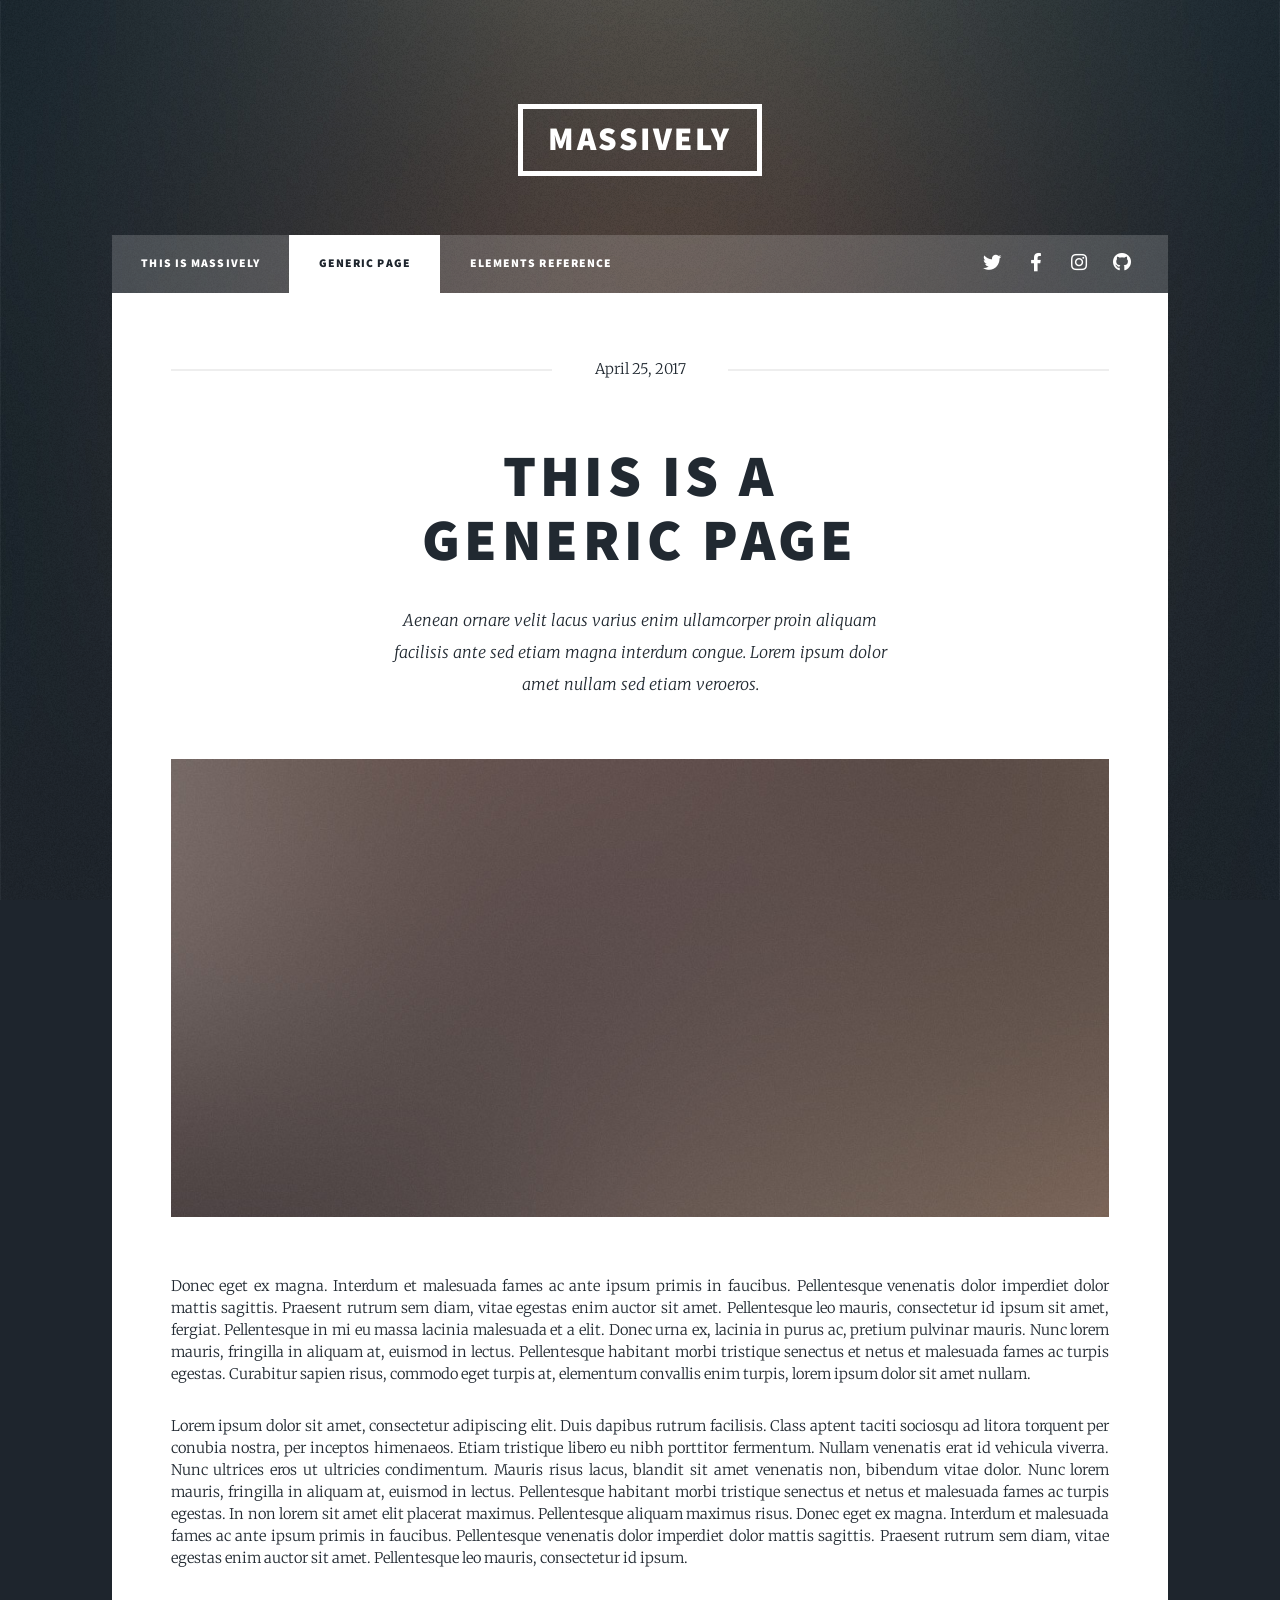
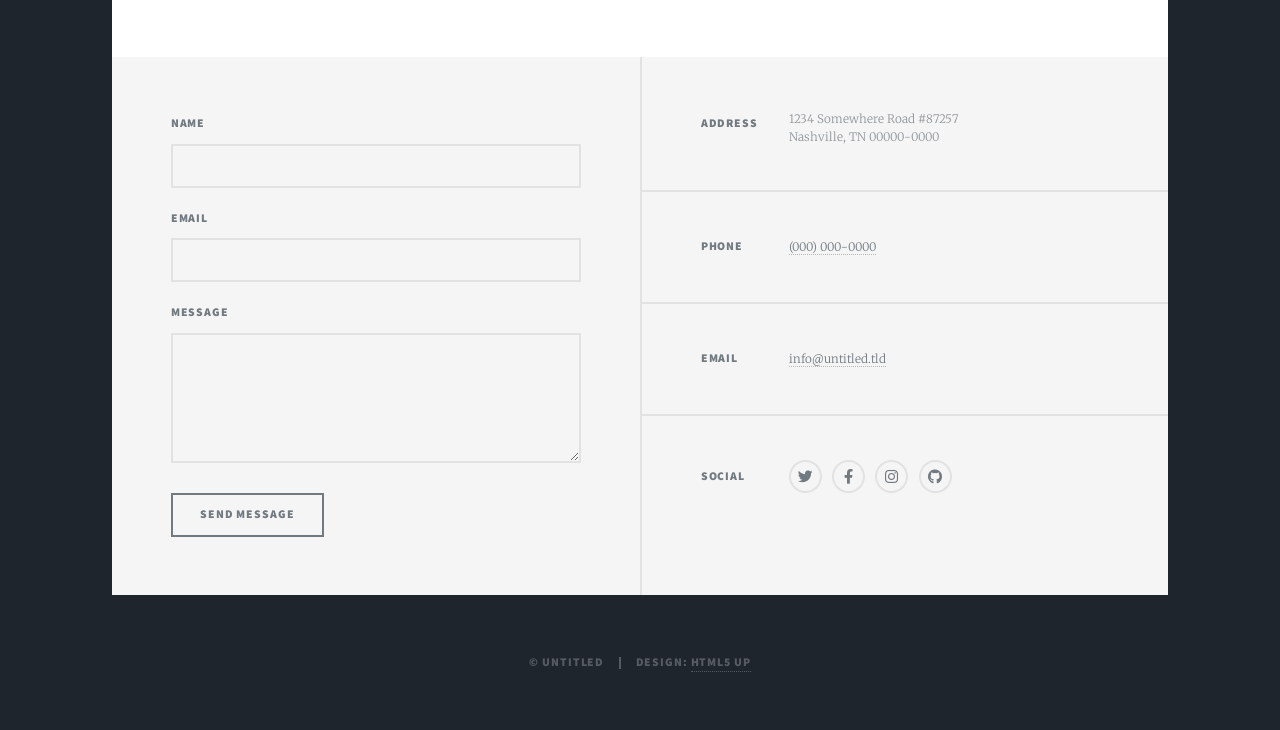
<file: generic.html>
<!DOCTYPE HTML>
<!--
	Massively by HTML5 UP
	html5up.net | @ajlkn
	Free for personal and commercial use under the CCA 3.0 license (html5up.net/license)
-->
<html>
	<head>
		<title>Generic Page - Massively by HTML5 UP</title>
		<meta charset="utf-8" />
		<meta name="viewport" content="width=device-width, initial-scale=1, user-scalable=no" />
		<link rel="stylesheet" href="assets/css/main.css" />
		<noscript><link rel="stylesheet" href="assets/css/noscript.css" /></noscript>
	</head>
	<body class="is-preload">

		<!-- Wrapper -->
			<div id="wrapper">

				<!-- Header -->
					<header id="header">
						<a href="index.html" class="logo">Massively</a>
					</header>

				<!-- Nav -->
					<nav id="nav">
						<ul class="links">
							<li><a href="index.html">This is Massively</a></li>
							<li class="active"><a href="generic.html">Generic Page</a></li>
							<li><a href="elements.html">Elements Reference</a></li>
						</ul>
						<ul class="icons">
							<li><a href="#" class="icon brands fa-twitter"><span class="label">Twitter</span></a></li>
							<li><a href="#" class="icon brands fa-facebook-f"><span class="label">Facebook</span></a></li>
							<li><a href="#" class="icon brands fa-instagram"><span class="label">Instagram</span></a></li>
							<li><a href="#" class="icon brands fa-github"><span class="label">GitHub</span></a></li>
						</ul>
					</nav>

				<!-- Main -->
					<div id="main">

						<!-- Post -->
							<section class="post">
								<header class="major">
									<span class="date">April 25, 2017</span>
									<h1>This is a<br />
									Generic Page</h1>
									<p>Aenean ornare velit lacus varius enim ullamcorper proin aliquam<br />
									facilisis ante sed etiam magna interdum congue. Lorem ipsum dolor<br />
									amet nullam sed etiam veroeros.</p>
								</header>
								<div class="image main"><img src="images/pic01.jpg" alt="" /></div>
								<p>Donec eget ex magna. Interdum et malesuada fames ac ante ipsum primis in faucibus. Pellentesque venenatis dolor imperdiet dolor mattis sagittis. Praesent rutrum sem diam, vitae egestas enim auctor sit amet. Pellentesque leo mauris, consectetur id ipsum sit amet, fergiat. Pellentesque in mi eu massa lacinia malesuada et a elit. Donec urna ex, lacinia in purus ac, pretium pulvinar mauris. Nunc lorem mauris, fringilla in aliquam at, euismod in lectus. Pellentesque habitant morbi tristique senectus et netus et malesuada fames ac turpis egestas. Curabitur sapien risus, commodo eget turpis at, elementum convallis enim turpis, lorem ipsum dolor sit amet nullam.</p>
								<p>Lorem ipsum dolor sit amet, consectetur adipiscing elit. Duis dapibus rutrum facilisis. Class aptent taciti sociosqu ad litora torquent per conubia nostra, per inceptos himenaeos. Etiam tristique libero eu nibh porttitor fermentum. Nullam venenatis erat id vehicula viverra. Nunc ultrices eros ut ultricies condimentum. Mauris risus lacus, blandit sit amet venenatis non, bibendum vitae dolor. Nunc lorem mauris, fringilla in aliquam at, euismod in lectus. Pellentesque habitant morbi tristique senectus et netus et malesuada fames ac turpis egestas. In non lorem sit amet elit placerat maximus. Pellentesque aliquam maximus risus. Donec eget ex magna. Interdum et malesuada fames ac ante ipsum primis in faucibus. Pellentesque venenatis dolor imperdiet dolor mattis sagittis. Praesent rutrum sem diam, vitae egestas enim auctor sit amet. Pellentesque leo mauris, consectetur id ipsum.</p>
							</section>

					</div>

				<!-- Footer -->
					<footer id="footer">
						<section>
							<form method="post" action="#">
								<div class="fields">
									<div class="field">
										<label for="name">Name</label>
										<input type="text" name="name" id="name" />
									</div>
									<div class="field">
										<label for="email">Email</label>
										<input type="text" name="email" id="email" />
									</div>
									<div class="field">
										<label for="message">Message</label>
										<textarea name="message" id="message" rows="3"></textarea>
									</div>
								</div>
								<ul class="actions">
									<li><input type="submit" value="Send Message" /></li>
								</ul>
							</form>
						</section>
						<section class="split contact">
							<section class="alt">
								<h3>Address</h3>
								<p>1234 Somewhere Road #87257<br />
								Nashville, TN 00000-0000</p>
							</section>
							<section>
								<h3>Phone</h3>
								<p><a href="#">(000) 000-0000</a></p>
							</section>
							<section>
								<h3>Email</h3>
								<p><a href="#">info@untitled.tld</a></p>
							</section>
							<section>
								<h3>Social</h3>
								<ul class="icons alt">
									<li><a href="#" class="icon brands alt fa-twitter"><span class="label">Twitter</span></a></li>
									<li><a href="#" class="icon brands alt fa-facebook-f"><span class="label">Facebook</span></a></li>
									<li><a href="#" class="icon brands alt fa-instagram"><span class="label">Instagram</span></a></li>
									<li><a href="#" class="icon brands alt fa-github"><span class="label">GitHub</span></a></li>
								</ul>
							</section>
						</section>
					</footer>

				<!-- Copyright -->
					<div id="copyright">
						<ul><li>&copy; Untitled</li><li>Design: <a href="https://html5up.net">HTML5 UP</a></li></ul>
					</div>

			</div>

		<!-- Scripts -->
			<script src="assets/js/jquery.min.js"></script>
			<script src="assets/js/jquery.scrollex.min.js"></script>
			<script src="assets/js/jquery.scrolly.min.js"></script>
			<script src="assets/js/browser.min.js"></script>
			<script src="assets/js/breakpoints.min.js"></script>
			<script src="assets/js/util.js"></script>
			<script src="assets/js/main.js"></script>

	</body>
</html>
</file>
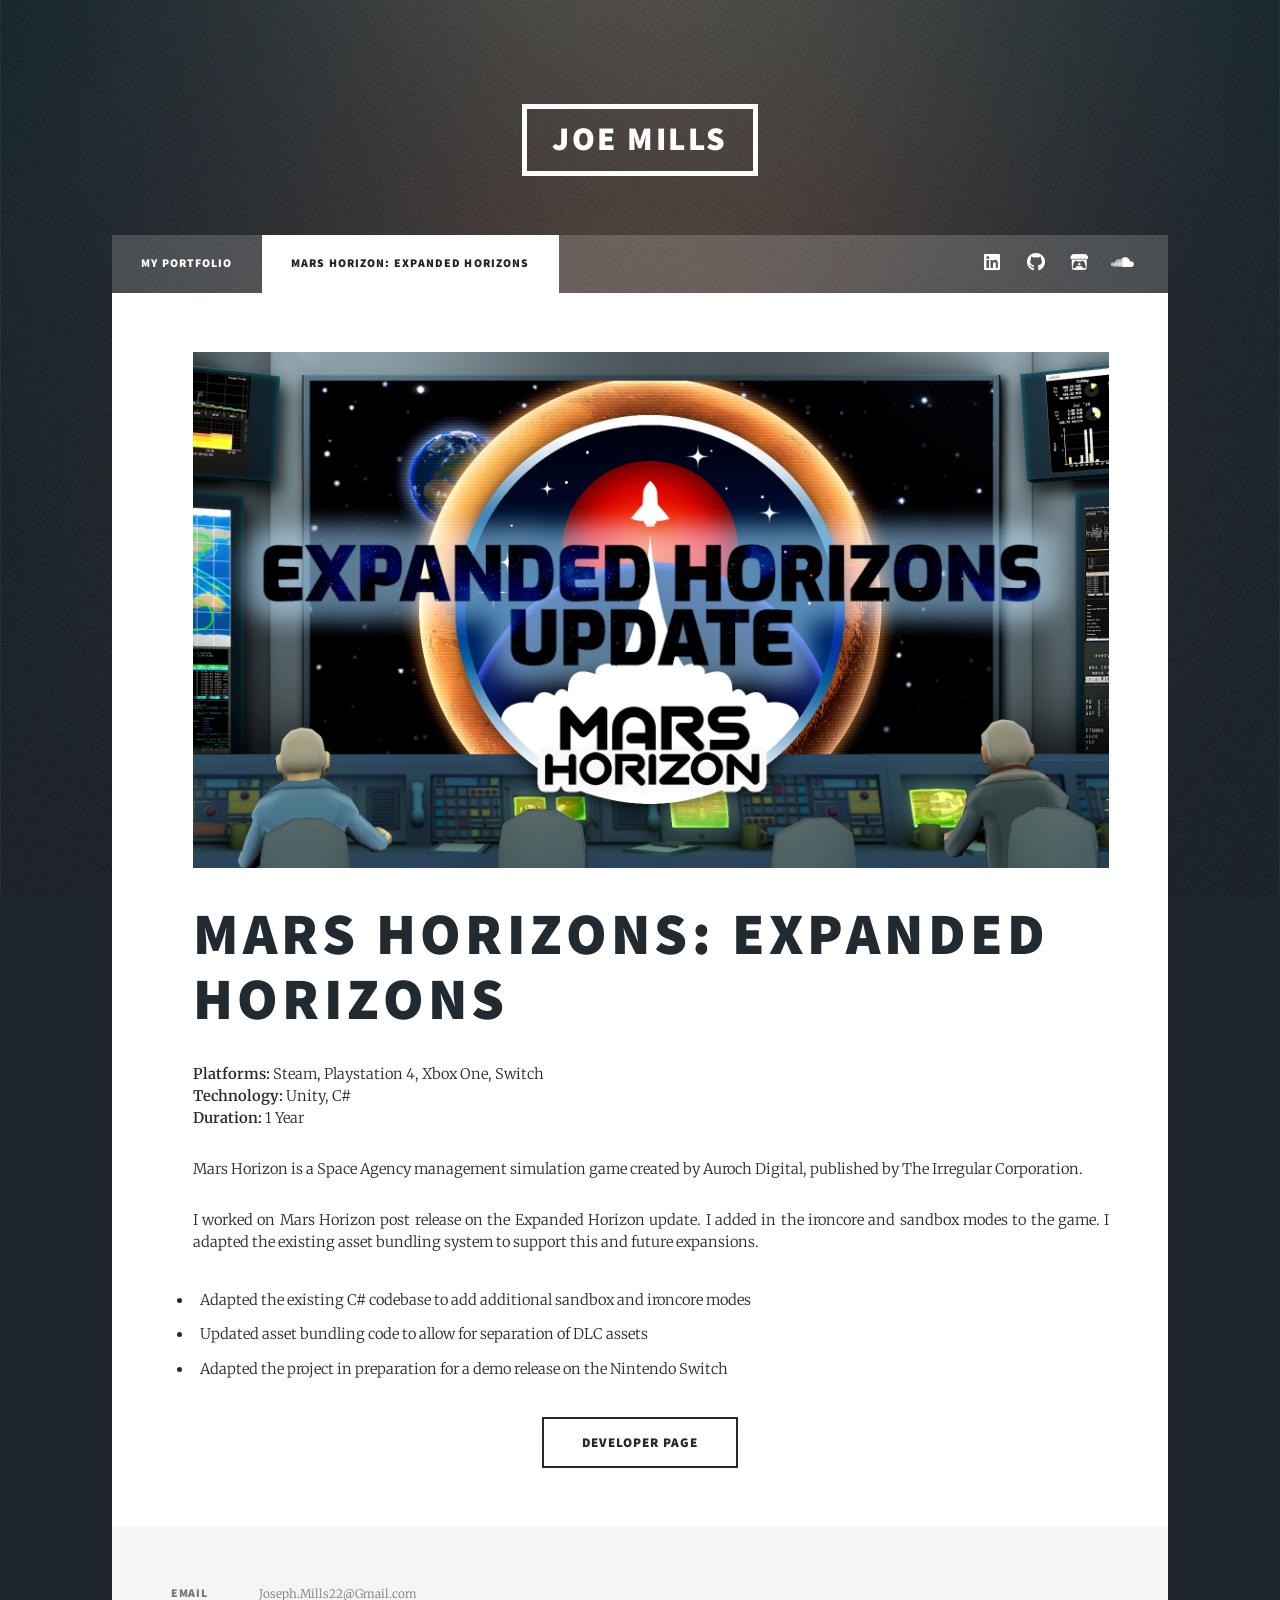
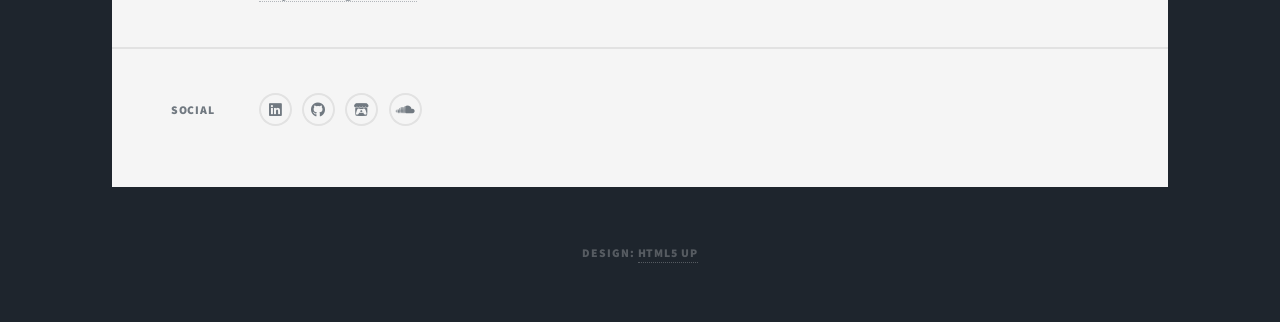
<file: MarsHorizonExpansion.html>
<!DOCTYPE HTML>
<!--
	Massively by HTML5 UP
	html5up.net | @ajlkn
	Free for personal and commercial use under the CCA 3.0 license (html5up.net/license)
-->

<html>
	<head>
		<title>Mars Horizon: Expanded Horizons</title>
		<meta charset="utf-8"/>
		<meta name="viewport" content="width=device-width, initial-scale=1, user-scalable=no" />
		<link rel="stylesheet" href="assets/css/main.css" />
		<noscript><link rel="stylesheet" href="assets/css/noscript.css" /></noscript>
	</head>
	<body class="is-preload">

		<!-- Wrapper -->
			<div id="wrapper" class="fade-in">

				<!-- Header -->
					<header id="header">
						<a href="index.html" class="logo">Joe Mills</a>
					</header>

				<!-- Nav -->
					<nav id="nav">
						<ul class="links">
							<li class="inactive"><a href="index.html">My portfolio</a></li>
							<li class="active"><a href="MarsHorizonExpansion.html">Mars Horizon: Expanded Horizons</a></li>
						</ul>
						<ul class="icons">
							<li><a href="https://www.linkedin.com/in/joseph-mills-perjoeadastra/" class="icon brands fa-linkedin"><span class="label">LinkedIn</span></a></li>
							<li><a href="https://github.com/PerJoeAdAstra" class="icon brands fa-github"><span class="label">GitHub</span></a></li>
							<li><a href="https://plucky.itch.io/" class="icon brands fa-itch-io"><span class="label">Itch</span></a></li>
							<li><a href="https://soundcloud.com/plucky_tunes" class="icon brands fa-soundcloud"><span class="label">soundcloud</span></a></li>
						</ul>
					</nav>

				<!-- Main -->
					<div id="main">

						<div class="row">
						
							<a class="image fit"><img src="images/MarsHorizon_ExpandedHorizons.png" alt=""/></a>

							<h1>Mars Horizons: Expanded Horizons</h1>
							
							<p> 
								<b>Platforms:</b> Steam, Playstation 4, Xbox One, Switch<br>
								<b>Technology:</b> Unity, C#<br>
								<b>Duration:</b> 1 Year<br>
							</p>
							<p>
								Mars Horizon is a Space Agency management simulation game created by Auroch Digital, published by The Irregular Corporation.
							</p>
							<p>
								I worked on Mars Horizon post release on the Expanded Horizon update. I added in the ironcore and sandbox modes to the game. I adapted the existing asset bundling system to support this and future expansions.
							</p>
							
							<ul>
								<li>Adapted the existing C# codebase to add additional sandbox and ironcore modes</li>
								<li>Updated asset bundling code to allow for separation of DLC assets</li>
								<li>Adapted the project in preparation for a demo release on the Nintendo Switch</li>
							</ul>
							
							<ul class="actions special">
								<a href="https://www.aurochdigital.com/blog/2021/5/20/mars-horizon-free-update" class="button large">Developer Page</a>
							</ul>
						</div>

					</div>

				<!-- Footer -->
					<footer id="footer">
						<section class="split contact">
							<section>
								<h3>Email</h3>
								<p><a href="#">Joseph.Mills22@Gmail.com</a></p>
							</section>
							<section>
								<h3>Social</h3>
								<ul class="icons alt">
									<li><a href="https://www.linkedin.com/in/joseph-mills-perjoeadastra/" class="icon brands alt fa-linkedin"><span class="label">LinkedIn</span></a></li>
									<li><a href="https://github.com/PerJoeAdAstra" class="icon brands alt fa-github"><span class="label">GitHub</span></a></li>
									<li><a href="https://plucky.itch.io/" class="icon brands fa-itch-io"><span class="label">Itch</span></a></li>
									<li><a href="https://soundcloud.com/plucky_tunes" class="icon brands fa-soundcloud"><span class="label">soundcloud</span></a></li>
								</ul>
							</section>
						</section>
					</footer>

					<div id="copyright">
						<ul><li>Design: <a href="https://html5up.net">HTML5 UP</a></li></ul>
					</div>

			</div>

		<!-- Scripts -->
			<script src="assets/js/jquery.min.js"></script>
			<script src="assets/js/jquery.scrollex.min.js"></script>
			<script src="assets/js/jquery.scrolly.min.js"></script>
			<script src="assets/js/browser.min.js"></script>
			<script src="assets/js/breakpoints.min.js"></script>
			<script src="assets/js/util.js"></script>
			<script src="assets/js/main.js"></script>

	</body>
</html>
</file>
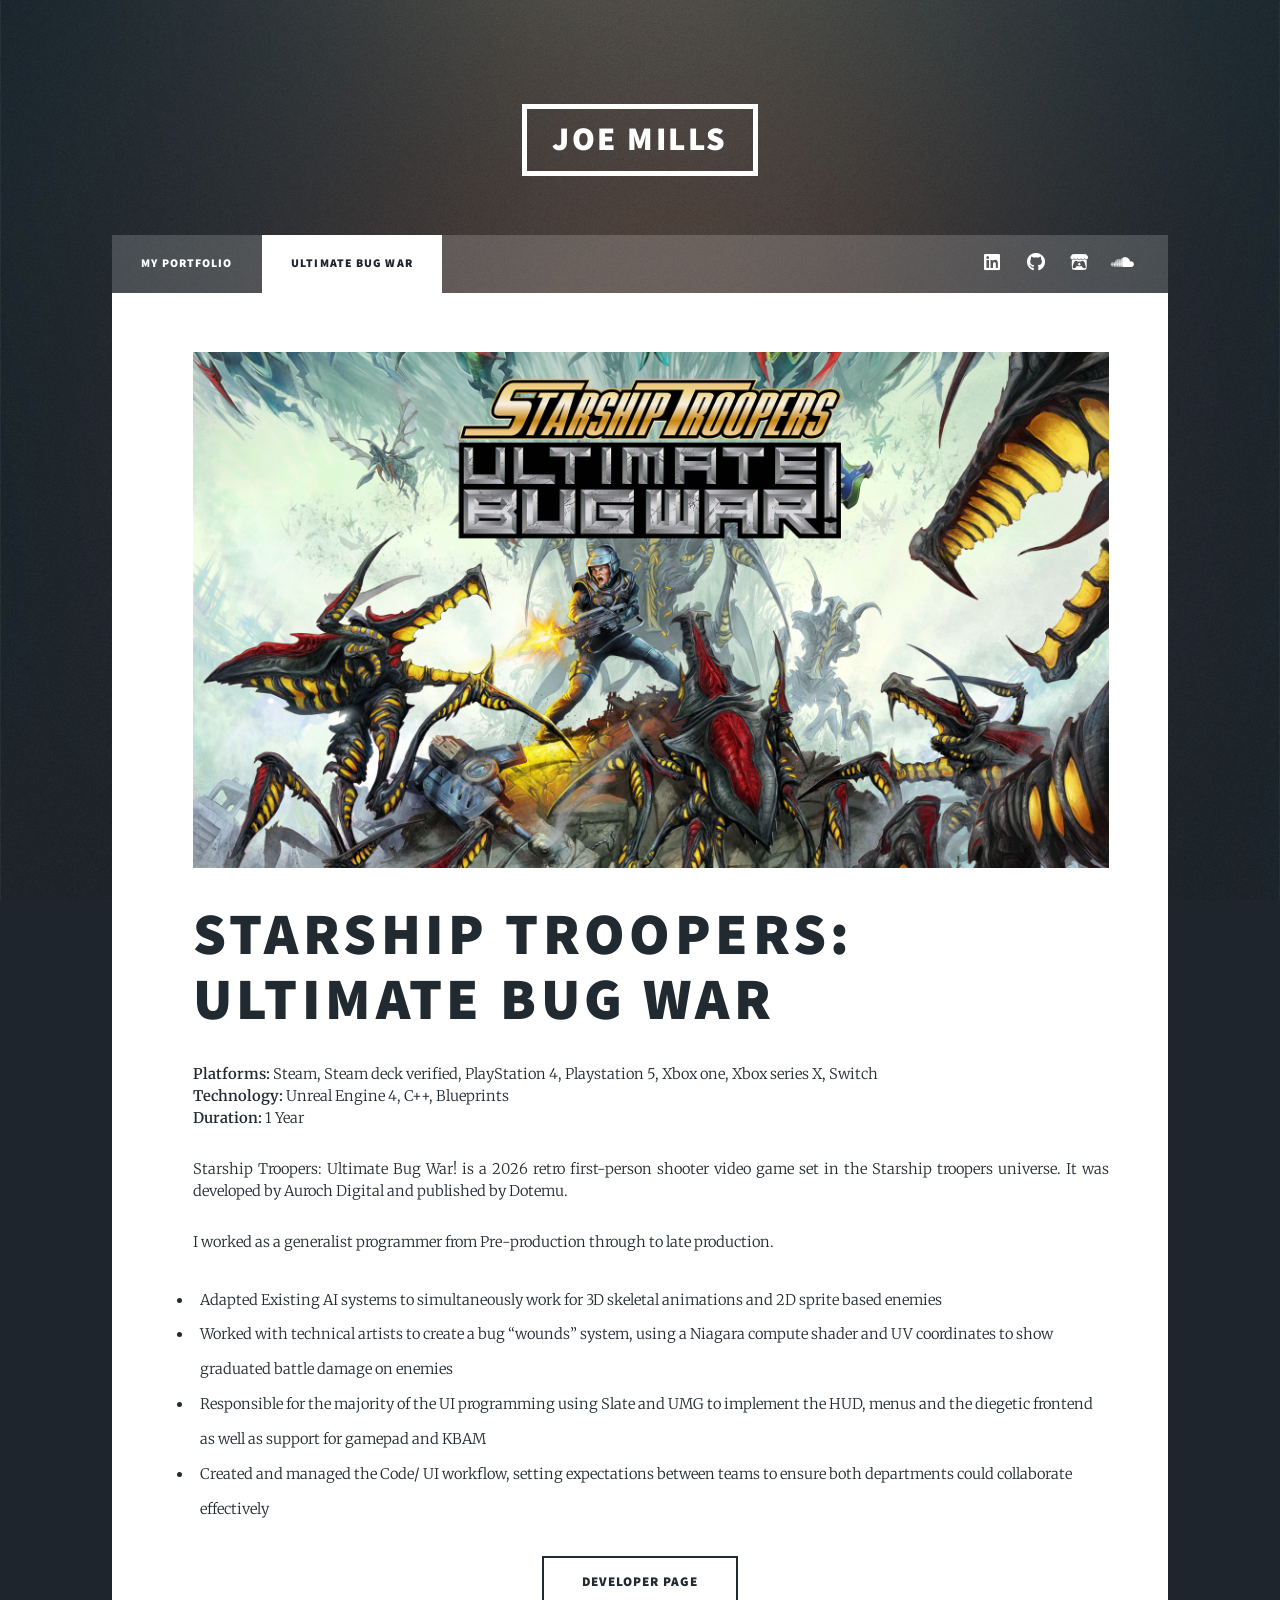
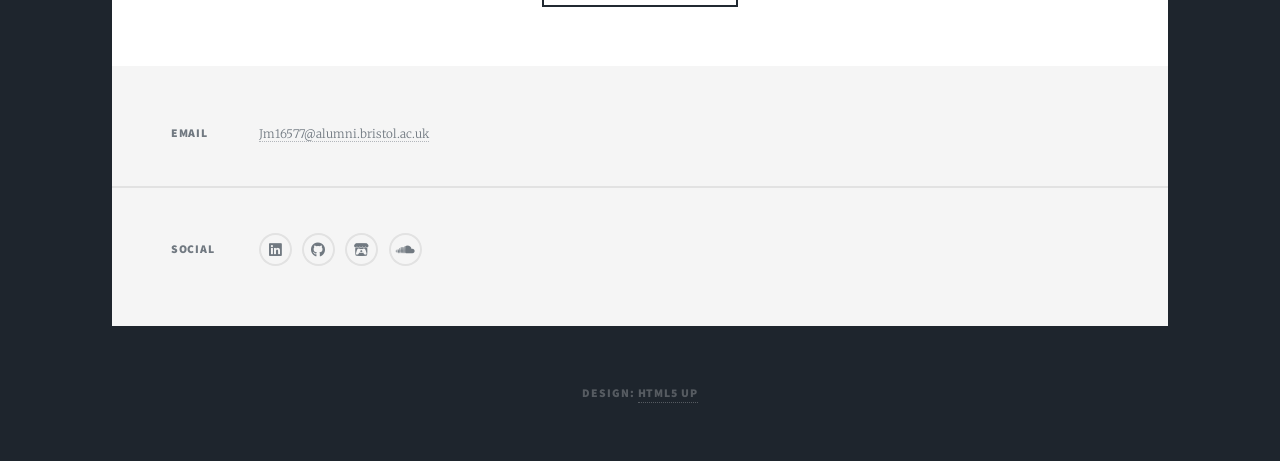
<file: STUBW.html>
<!DOCTYPE HTML>
<!--
	Massively by HTML5 UP
	html5up.net | @ajlkn
	Free for personal and commercial use under the CCA 3.0 license (html5up.net/license)
-->

<html>
	<head>
		<title>Starship Troopers: Ultimate Bug War</title>
		<meta charset="utf-8" />
		<meta name="viewport" content="width=device-width, initial-scale=1, user-scalable=no" />
		<link rel="stylesheet" href="assets/css/main.css" />
		<noscript><link rel="stylesheet" href="assets/css/noscript.css" /></noscript>
	</head>
	<body class="is-preload">

		<!-- Wrapper -->
			<div id="wrapper" class="fade-in">

				<!-- Header -->
					<header id="header">
						<a href="index.html" class="logo">Joe Mills</a>
					</header>

				<!-- Nav -->
					<nav id="nav">
						<ul class="links">
							<li class="inactive"><a href="index.html">My portfolio</a></li>
							<li class="active"><a href="STUBW.html">Ultimate Bug War</a></li>
						</ul>
						<ul class="icons">
							<li><a href="https://www.linkedin.com/in/joseph-mills-perjoeadastra/" class="icon brands fa-linkedin"><span class="label">LinkedIn</span></a></li>
							<li><a href="https://github.com/PerJoeAdAstra" class="icon brands fa-github"><span class="label">GitHub</span></a></li>
							<li><a href="https://plucky.itch.io/" class="icon brands fa-itch-io"><span class="label">Itch</span></a></li>
							<li><a href="https://soundcloud.com/plucky_tunes" class="icon brands fa-soundcloud"><span class="label">soundcloud</span></a></li>
						</ul>
					</nav>

				<!-- Main -->
					<div id="main">

						<div class="row">
						
							<a class="image fit"><img src="images/StarshipTroopersUBW.webp" alt=""/></a>

							<h1>Starship Troopers: Ultimate Bug War</h1>
							<p> 
								<b>Platforms:</b> Steam, Steam deck verified, PlayStation 4, Playstation 5, Xbox one, Xbox series X, Switch<br>
								<b>Technology:</b> Unreal Engine 4, C++, Blueprints<br>
								<b>Duration:</b> 1 Year<br>
							</p>
							<p>
								Starship Troopers: Ultimate Bug War! is a 2026 retro first-person shooter video game set in the Starship troopers universe. It was developed by Auroch Digital and published by Dotemu.
							</p>
							<p>
								I worked as a generalist programmer from Pre-production through to late production.
							</p>
							
							<ul>
								<li>Adapted Existing AI systems to simultaneously work for 3D skeletal animations and 2D sprite based enemies</li>
								<li>Worked with technical artists to create a bug “wounds” system, using a Niagara compute shader and UV coordinates to show graduated battle damage on enemies</li>
								<li>Responsible for the majority of the UI programming using Slate and UMG to implement the HUD, menus and the diegetic frontend as well as support for gamepad and KBAM</li>
								<li>Created and managed the Code/ UI workflow, setting expectations between teams to ensure both departments could collaborate effectively</li>
							</ul>
							
							<ul class="actions special">
								<a href="https://www.aurochdigital.com/starship-troopers-ultimate-bug-war" class="button large">Developer Page</a>
							</ul>
						</div>

					</div>

				<!-- Footer -->
					<footer id="footer">
						<section class="split contact">
							<section>
								<h3>Email</h3>
								<p><a href="#">Jm16577@alumni.bristol.ac.uk</a></p>
							</section>
							<section>
								<h3>Social</h3>
								<ul class="icons alt">
									<li><a href="https://www.linkedin.com/in/joseph-mills-perjoeadastra/" class="icon brands alt fa-linkedin"><span class="label">LinkedIn</span></a></li>
									<li><a href="https://github.com/PerJoeAdAstra" class="icon brands alt fa-github"><span class="label">GitHub</span></a></li>
									<li><a href="https://plucky.itch.io/" class="icon brands fa-itch-io"><span class="label">Itch</span></a></li>
									<li><a href="https://soundcloud.com/plucky_tunes" class="icon brands fa-soundcloud"><span class="label">soundcloud</span></a></li>
								</ul>
							</section>
						</section>
					</footer>

					<div id="copyright">
						<ul><li>Design: <a href="https://html5up.net">HTML5 UP</a></li></ul>
					</div>

			</div>

		<!-- Scripts -->
			<script src="assets/js/jquery.min.js"></script>
			<script src="assets/js/jquery.scrollex.min.js"></script>
			<script src="assets/js/jquery.scrolly.min.js"></script>
			<script src="assets/js/browser.min.js"></script>
			<script src="assets/js/breakpoints.min.js"></script>
			<script src="assets/js/util.js"></script>
			<script src="assets/js/main.js"></script>

	</body>
</html>
</file>
<file: assets/css/main.css>
@import url(fontawesome-all.min.css);
@import url("https://fonts.googleapis.com/css?family=Merriweather:300,700,300italic,700italic|Source+Sans+Pro:900");

/*
	Massively by HTML5 UP
	html5up.net | @ajlkn
	Free for personal and commercial use under the CCA 3.0 license (html5up.net/license)
*/

html, body, div, span, applet, object,
iframe, h1, h2, h3, h4, h5, h6, p, blockquote,
pre, a, abbr, acronym, address, big, cite,
code, del, dfn, em, img, ins, kbd, q, s, samp,
small, strike, strong, sub, sup, tt, var, b,
u, i, center, dl, dt, dd, ol, ul, li, fieldset,
form, label, legend, table, caption, tbody,
tfoot, thead, tr, th, td, article, aside,
canvas, details, embed, figure, figcaption,
footer, header, hgroup, menu, nav, output, ruby,
section, summary, time, mark, audio, video {
	margin: 0;
	padding: 0;
	border: 0;
	font-size: 100%;
	font: inherit;
	vertical-align: baseline;}

article, aside, details, figcaption, figure,
footer, header, hgroup, menu, nav, section {
	display: block;}

body {
	line-height: 1;
}

ol, ul {
	list-style: none;
}

blockquote, q {
	quotes: none;
}

	blockquote:before, blockquote:after, q:before, q:after {
		content: '';
		content: none;
	}

table {
	border-collapse: collapse;
	border-spacing: 0;
}

body {
	-webkit-text-size-adjust: none;
}

mark {
	background-color: transparent;
	color: inherit;
}

input::-moz-focus-inner {
	border: 0;
	padding: 0;
}

input, select, textarea {
	-moz-appearance: none;
	-webkit-appearance: none;
	-ms-appearance: none;
	appearance: none;
}

/* Basic */

	@-ms-viewport {
		width: device-width;
	}

	body {
		-ms-overflow-style: scrollbar;
	}

	@media screen and (max-width: 480px) {

		html, body {
			min-width: 320px;
		}

	}

	html {
		box-sizing: border-box;
	}

	*, *:before, *:after {
		box-sizing: inherit;
	}

	body {
		background-color: #1e252d;
	}

		body.is-preload *, body.is-preload *:before, body.is-preload *:after {
			-moz-animation: none !important;
			-webkit-animation: none !important;
			-ms-animation: none !important;
			animation: none !important;
			-moz-transition: none !important;
			-webkit-transition: none !important;
			-ms-transition: none !important;
			transition: none !important;
		}

/* Type */

	html {
		font-size: 12pt;
	}

		@media screen and (max-width: 1680px) {

			html {
				font-size: 12pt;
			}

		}

		@media screen and (max-width: 1280px) {

			html {
				font-size: 11pt;
			}

		}

		@media screen and (max-width: 360px) {

			html {
				font-size: 10pt;
			}

		}

	body {
		color: #212931;
	}

	body, input, select, textarea {
		font-family: "Merriweather", Georgia, serif;
		font-weight: 300;
		font-size: 1rem;
		line-height: 2.375;
	}

	a {
		-moz-transition: color 0.2s ease-in-out, background-color 0.2s ease-in-out, border-color 0.2s ease-in-out, box-shadow 0.2s ease-in-out;
		-webkit-transition: color 0.2s ease-in-out, background-color 0.2s ease-in-out, border-color 0.2s ease-in-out, box-shadow 0.2s ease-in-out;
		-ms-transition: color 0.2s ease-in-out, background-color 0.2s ease-in-out, border-color 0.2s ease-in-out, box-shadow 0.2s ease-in-out;
		transition: color 0.2s ease-in-out, background-color 0.2s ease-in-out, border-color 0.2s ease-in-out, box-shadow 0.2s ease-in-out;
		border-bottom: dotted 1px;
		text-decoration: none;
	}

		a:hover {
			border-bottom-color: transparent;
		}

	strong, b {
		font-weight: 600;
	}

	em, i {
		font-style: italic;
	}

	p {
		text-align: justify;
		margin: 0 0 2rem 0;
		line-height: 1.5;

	}

	h1, h2, h3, h4, h5, h6 {
		font-family: "Source Sans Pro", Helvetica, sans-serif;
		font-weight: 900;
		line-height: 1.5;
		letter-spacing: 0.075em;
		text-transform: uppercase;
		margin: 0 0 1rem 0;
	}

		h1 a, h2 a, h3 a, h4 a, h5 a, h6 a {
			border-bottom: 0;
			color: inherit;
			text-decoration: none;
		}

	h1 {
		font-size: 4rem;
		line-height: 1.1;
		margin: 0 0 2rem 0;
	}

	h2 {
		font-size: 1.75rem;
		line-height: 1.3;
		margin: 0 0 1.5rem 0;
	}

	h3 {
		font-size: 1.25rem;
		margin: 0 0 1.5rem 0;
	}

	h4 {
		font-size: 1rem;
	}

	h5 {
		font-size: 0.9rem;
	}

	h6 {
		font-size: 0.8rem;
	}

	sub {
		font-size: 0.8rem;
		position: relative;
		top: 0.5rem;
	}

	sup {
		font-size: 0.8rem;
		position: relative;
		top: -0.5rem;
	}

	blockquote {
		border-left: solid 4px;
		font-style: italic;
		margin: 0 0 2rem 0;
		padding: 0.5rem 0 0.5rem 2rem;
	}

	code {
		border: solid 2px;
		font-family: "Courier New", monospace;
		font-size: 0.9rem;
		margin: 0 0.25rem;
		padding: 0.25rem 0.65rem;
	}

	pre {
		-webkit-overflow-scrolling: touch;
		font-family: "Courier New", monospace;
		font-size: 0.9rem;
		margin: 0 0 2rem 0;
	}

		pre code {
			display: block;
			line-height: 1.75;
			padding: 1rem 1.5rem;
			overflow-x: auto;
		}

	hr {
		border: 0;
		border-bottom: solid 2px;
		margin: 3rem 0;
	}

		hr.major {
			margin: 5rem 0;
		}

	.align-left {
		text-align: left;
	}

	.align-center {
		text-align: center;
	}

	.align-right {
		text-align: right;
	}

	input, select, textarea {
		color: #212931;
	}

	a {
		color: #212931;
		border-bottom-color: rgba(33, 41, 49, 0.5);
	}

		a:hover {
			border-bottom-color: transparent;
			color: #18bfef !important;
		}

	strong, b {
		color: #212931;
	}

	h1, h2, h3, h4, h5, h6 {
		color: #212931;
	}

	blockquote {
		border-left-color: #eeeeee;
	}

	code {
		background: rgba(220, 220, 220, 0.25);
		border-color: #eeeeee;
	}

	hr {
		border-bottom-color: #eeeeee;
	}

/* Row */

	.row {
		display: flex;
		flex-wrap: wrap;
		box-sizing: border-box;
		align-items: stretch;
	}

		.row > * {
			box-sizing: border-box;
		}

		.row.gtr-uniform > * > :last-child {
			margin-bottom: 0;
		}

		.row.aln-left {
			justify-content: flex-start;
		}

		.row.aln-center {
			justify-content: center;
		}

		.row.aln-right {
			justify-content: flex-end;
		}

		.row.aln-top {
			align-items: flex-start;
		}

		.row.aln-middle {
			align-items: center;
		}

		.row.aln-bottom {
			align-items: flex-end;
		}

		.row > .imp {
			order: -1;
		}

		.row > .col-1 {
			width: 8.33333%;
		}

		.row > .off-1 {
			margin-left: 8.33333%;
		}

		.row > .col-2 {
			width: 16.66667%;
		}

		.row > .off-2 {
			margin-left: 16.66667%;
		}

		.row > .col-3 {
			width: 25%;
		}

		.row > .off-3 {
			margin-left: 25%;
		}

		.row > .col-4 {
			width: 33.33333%;
		}

		.row > .off-4 {
			margin-left: 33.33333%;
		}

		.row > .col-5 {
			width: 41.66667%;
		}

		.row > .off-5 {
			margin-left: 41.66667%;
		}

		.row > .col-6 {
			width: 50%;
		}

		.row > .off-6 {
			margin-left: 50%;
		}

		.row > .col-7 {
			width: 58.33333%;
		}

		.row > .off-7 {
			margin-left: 58.33333%;
		}

		.row > .col-8 {
			width: 66.66667%;
		}

		.row > .off-8 {
			margin-left: 66.66667%;
		}

		.row > .col-9 {
			width: 75%;
		}

		.row > .off-9 {
			margin-left: 75%;
		}

		.row > .col-10 {
			width: 83.33333%;
		}

		.row > .off-10 {
			margin-left: 83.33333%;
		}

		.row > .col-11 {
			width: 91.66667%;
		}

		.row > .off-11 {
			margin-left: 91.66667%;
		}

		.row > .col-12 {
			width: 100%;
		}

		.row > .off-12 {
			margin-left: 100%;
		}

		.row.gtr-0 {
			margin-top: 0;
			margin-left: 0rem;
		}

			.row.gtr-0 > * {
				padding: 0 0 0 0rem;
			}

			.row.gtr-0.gtr-uniform {
				margin-top: 0rem;
			}

				.row.gtr-0.gtr-uniform > * {
					padding-top: 0rem;
				}

		.row.gtr-25 {
			margin-top: 0;
			margin-left: -0.375rem;
		}

			.row.gtr-25 > * {
				padding: 0 0 0 0.375rem;
			}

			.row.gtr-25.gtr-uniform {
				margin-top: -0.375rem;
			}

				.row.gtr-25.gtr-uniform > * {
					padding-top: 0.375rem;
				}

		.row.gtr-50 {
			margin-top: 0;
			margin-left: -0.75rem;
		}

			.row.gtr-50 > * {
				padding: 0 0 0 0.75rem;
			}

			.row.gtr-50.gtr-uniform {
				margin-top: -0.75rem;
			}

				.row.gtr-50.gtr-uniform > * {
					padding-top: 0.75rem;
				}

		.row {
			margin-top: 0;
			margin-left: -1.5rem;
		}

			.row > * {
				padding: 0 0 0 1.5rem;
			}

			.row.gtr-uniform {
				margin-top: -1.5rem;
			}

				.row.gtr-uniform > * {
					padding-top: 1.5rem;
				}

		.row.gtr-150 {
			margin-top: 0;
			margin-left: -2.25rem;
		}

			.row.gtr-150 > * {
				padding: 0 0 0 2.25rem;
			}

			.row.gtr-150.gtr-uniform {
				margin-top: -2.25rem;
			}

				.row.gtr-150.gtr-uniform > * {
					padding-top: 2.25rem;
				}

		.row.gtr-200 {
			margin-top: 0;
			margin-left: -3rem;
		}

			.row.gtr-200 > * {
				padding: 0 0 0 3rem;
			}

			.row.gtr-200.gtr-uniform {
				margin-top: -3rem;
			}

				.row.gtr-200.gtr-uniform > * {
					padding-top: 3rem;
				}

		@media screen and (max-width: 1680px) {

			.row {
				display: flex;
				flex-wrap: wrap;
				box-sizing: border-box;
				align-items: stretch;
			}

				.row > * {
					box-sizing: border-box;
				}

				.row.gtr-uniform > * > :last-child {
					margin-bottom: 0;
				}

				.row.aln-left {
					justify-content: flex-start;
				}

				.row.aln-center {
					justify-content: center;
				}

				.row.aln-right {
					justify-content: flex-end;
				}

				.row.aln-top {
					align-items: flex-start;
				}

				.row.aln-middle {
					align-items: center;
				}

				.row.aln-bottom {
					align-items: flex-end;
				}

				.row > .imp-xlarge {
					order: -1;
				}

				.row > .col-1-xlarge {
					width: 8.33333%;
				}

				.row > .off-1-xlarge {
					margin-left: 8.33333%;
				}

				.row > .col-2-xlarge {
					width: 16.66667%;
				}

				.row > .off-2-xlarge {
					margin-left: 16.66667%;
				}

				.row > .col-3-xlarge {
					width: 25%;
				}

				.row > .off-3-xlarge {
					margin-left: 25%;
				}

				.row > .col-4-xlarge {
					width: 33.33333%;
				}

				.row > .off-4-xlarge {
					margin-left: 33.33333%;
				}

				.row > .col-5-xlarge {
					width: 41.66667%;
				}

				.row > .off-5-xlarge {
					margin-left: 41.66667%;
				}

				.row > .col-6-xlarge {
					width: 50%;
				}

				.row > .off-6-xlarge {
					margin-left: 50%;
				}

				.row > .col-7-xlarge {
					width: 58.33333%;
				}

				.row > .off-7-xlarge {
					margin-left: 58.33333%;
				}

				.row > .col-8-xlarge {
					width: 66.66667%;
				}

				.row > .off-8-xlarge {
					margin-left: 66.66667%;
				}

				.row > .col-9-xlarge {
					width: 75%;
				}

				.row > .off-9-xlarge {
					margin-left: 75%;
				}

				.row > .col-10-xlarge {
					width: 83.33333%;
				}

				.row > .off-10-xlarge {
					margin-left: 83.33333%;
				}

				.row > .col-11-xlarge {
					width: 91.66667%;
				}

				.row > .off-11-xlarge {
					margin-left: 91.66667%;
				}

				.row > .col-12-xlarge {
					width: 100%;
				}

				.row > .off-12-xlarge {
					margin-left: 100%;
				}

				.row.gtr-0 {
					margin-top: 0;
					margin-left: 0rem;
				}

					.row.gtr-0 > * {
						padding: 0 0 0 0rem;
					}

					.row.gtr-0.gtr-uniform {
						margin-top: 0rem;
					}

						.row.gtr-0.gtr-uniform > * {
							padding-top: 0rem;
						}

				.row.gtr-25 {
					margin-top: 0;
					margin-left: -0.375rem;
				}

					.row.gtr-25 > * {
						padding: 0 0 0 0.375rem;
					}

					.row.gtr-25.gtr-uniform {
						margin-top: -0.375rem;
					}

						.row.gtr-25.gtr-uniform > * {
							padding-top: 0.375rem;
						}

				.row.gtr-50 {
					margin-top: 0;
					margin-left: -0.75rem;
				}

					.row.gtr-50 > * {
						padding: 0 0 0 0.75rem;
					}

					.row.gtr-50.gtr-uniform {
						margin-top: -0.75rem;
					}

						.row.gtr-50.gtr-uniform > * {
							padding-top: 0.75rem;
						}

				.row {
					margin-top: 0;
					margin-left: -1.5rem;
				}

					.row > * {
						padding: 0 0 0 1.5rem;
					}

					.row.gtr-uniform {
						margin-top: -1.5rem;
					}

						.row.gtr-uniform > * {
							padding-top: 1.5rem;
						}

				.row.gtr-150 {
					margin-top: 0;
					margin-left: -2.25rem;
				}

					.row.gtr-150 > * {
						padding: 0 0 0 2.25rem;
					}

					.row.gtr-150.gtr-uniform {
						margin-top: -2.25rem;
					}

						.row.gtr-150.gtr-uniform > * {
							padding-top: 2.25rem;
						}

				.row.gtr-200 {
					margin-top: 0;
					margin-left: -3rem;
				}

					.row.gtr-200 > * {
						padding: 0 0 0 3rem;
					}

					.row.gtr-200.gtr-uniform {
						margin-top: -3rem;
					}

						.row.gtr-200.gtr-uniform > * {
							padding-top: 3rem;
						}

		}

		@media screen and (max-width: 1280px) {

			.row {
				display: flex;
				flex-wrap: wrap;
				box-sizing: border-box;
				align-items: stretch;
			}

				.row > * {
					box-sizing: border-box;
				}

				.row.gtr-uniform > * > :last-child {
					margin-bottom: 0;
				}

				.row.aln-left {
					justify-content: flex-start;
				}

				.row.aln-center {
					justify-content: center;
				}

				.row.aln-right {
					justify-content: flex-end;
				}

				.row.aln-top {
					align-items: flex-start;
				}

				.row.aln-middle {
					align-items: center;
				}

				.row.aln-bottom {
					align-items: flex-end;
				}

				.row > .imp-large {
					order: -1;
				}

				.row > .col-1-large {
					width: 8.33333%;
				}

				.row > .off-1-large {
					margin-left: 8.33333%;
				}

				.row > .col-2-large {
					width: 16.66667%;
				}

				.row > .off-2-large {
					margin-left: 16.66667%;
				}

				.row > .col-3-large {
					width: 25%;
				}

				.row > .off-3-large {
					margin-left: 25%;
				}

				.row > .col-4-large {
					width: 33.33333%;
				}

				.row > .off-4-large {
					margin-left: 33.33333%;
				}

				.row > .col-5-large {
					width: 41.66667%;
				}

				.row > .off-5-large {
					margin-left: 41.66667%;
				}

				.row > .col-6-large {
					width: 50%;
				}

				.row > .off-6-large {
					margin-left: 50%;
				}

				.row > .col-7-large {
					width: 58.33333%;
				}

				.row > .off-7-large {
					margin-left: 58.33333%;
				}

				.row > .col-8-large {
					width: 66.66667%;
				}

				.row > .off-8-large {
					margin-left: 66.66667%;
				}

				.row > .col-9-large {
					width: 75%;
				}

				.row > .off-9-large {
					margin-left: 75%;
				}

				.row > .col-10-large {
					width: 83.33333%;
				}

				.row > .off-10-large {
					margin-left: 83.33333%;
				}

				.row > .col-11-large {
					width: 91.66667%;
				}

				.row > .off-11-large {
					margin-left: 91.66667%;
				}

				.row > .col-12-large {
					width: 100%;
				}

				.row > .off-12-large {
					margin-left: 100%;
				}

				.row.gtr-0 {
					margin-top: 0;
					margin-left: 0rem;
				}

					.row.gtr-0 > * {
						padding: 0 0 0 0rem;
					}

					.row.gtr-0.gtr-uniform {
						margin-top: 0rem;
					}

						.row.gtr-0.gtr-uniform > * {
							padding-top: 0rem;
						}

				.row.gtr-25 {
					margin-top: 0;
					margin-left: -0.375rem;
				}

					.row.gtr-25 > * {
						padding: 0 0 0 0.375rem;
					}

					.row.gtr-25.gtr-uniform {
						margin-top: -0.375rem;
					}

						.row.gtr-25.gtr-uniform > * {
							padding-top: 0.375rem;
						}

				.row.gtr-50 {
					margin-top: 0;
					margin-left: -0.75rem;
				}

					.row.gtr-50 > * {
						padding: 0 0 0 0.75rem;
					}

					.row.gtr-50.gtr-uniform {
						margin-top: -0.75rem;
					}

						.row.gtr-50.gtr-uniform > * {
							padding-top: 0.75rem;
						}

				.row {
					margin-top: 0;
					margin-left: -1.5rem;
				}

					.row > * {
						padding: 0 0 0 1.5rem;
					}

					.row.gtr-uniform {
						margin-top: -1.5rem;
					}

						.row.gtr-uniform > * {
							padding-top: 1.5rem;
						}

				.row.gtr-150 {
					margin-top: 0;
					margin-left: -2.25rem;
				}

					.row.gtr-150 > * {
						padding: 0 0 0 2.25rem;
					}

					.row.gtr-150.gtr-uniform {
						margin-top: -2.25rem;
					}

						.row.gtr-150.gtr-uniform > * {
							padding-top: 2.25rem;
						}

				.row.gtr-200 {
					margin-top: 0;
					margin-left: -3rem;
				}

					.row.gtr-200 > * {
						padding: 0 0 0 3rem;
					}

					.row.gtr-200.gtr-uniform {
						margin-top: -3rem;
					}

						.row.gtr-200.gtr-uniform > * {
							padding-top: 3rem;
						}

		}

		@media screen and (max-width: 980px) {

			.row {
				display: flex;
				flex-wrap: wrap;
				box-sizing: border-box;
				align-items: stretch;
			}

				.row > * {
					box-sizing: border-box;
				}

				.row.gtr-uniform > * > :last-child {
					margin-bottom: 0;
				}

				.row.aln-left {
					justify-content: flex-start;
				}

				.row.aln-center {
					justify-content: center;
				}

				.row.aln-right {
					justify-content: flex-end;
				}

				.row.aln-top {
					align-items: flex-start;
				}

				.row.aln-middle {
					align-items: center;
				}

				.row.aln-bottom {
					align-items: flex-end;
				}

				.row > .imp-medium {
					order: -1;
				}

				.row > .col-1-medium {
					width: 8.33333%;
				}

				.row > .off-1-medium {
					margin-left: 8.33333%;
				}

				.row > .col-2-medium {
					width: 16.66667%;
				}

				.row > .off-2-medium {
					margin-left: 16.66667%;
				}

				.row > .col-3-medium {
					width: 25%;
				}

				.row > .off-3-medium {
					margin-left: 25%;
				}

				.row > .col-4-medium {
					width: 33.33333%;
				}

				.row > .off-4-medium {
					margin-left: 33.33333%;
				}

				.row > .col-5-medium {
					width: 41.66667%;
				}

				.row > .off-5-medium {
					margin-left: 41.66667%;
				}

				.row > .col-6-medium {
					width: 50%;
				}

				.row > .off-6-medium {
					margin-left: 50%;
				}

				.row > .col-7-medium {
					width: 58.33333%;
				}

				.row > .off-7-medium {
					margin-left: 58.33333%;
				}

				.row > .col-8-medium {
					width: 66.66667%;
				}

				.row > .off-8-medium {
					margin-left: 66.66667%;
				}

				.row > .col-9-medium {
					width: 75%;
				}

				.row > .off-9-medium {
					margin-left: 75%;
				}

				.row > .col-10-medium {
					width: 83.33333%;
				}

				.row > .off-10-medium {
					margin-left: 83.33333%;
				}

				.row > .col-11-medium {
					width: 91.66667%;
				}

				.row > .off-11-medium {
					margin-left: 91.66667%;
				}

				.row > .col-12-medium {
					width: 100%;
				}

				.row > .off-12-medium {
					margin-left: 100%;
				}

				.row.gtr-0 {
					margin-top: 0;
					margin-left: 0rem;
				}

					.row.gtr-0 > * {
						padding: 0 0 0 0rem;
					}

					.row.gtr-0.gtr-uniform {
						margin-top: 0rem;
					}

						.row.gtr-0.gtr-uniform > * {
							padding-top: 0rem;
						}

				.row.gtr-25 {
					margin-top: 0;
					margin-left: -0.375rem;
				}

					.row.gtr-25 > * {
						padding: 0 0 0 0.375rem;
					}

					.row.gtr-25.gtr-uniform {
						margin-top: -0.375rem;
					}

						.row.gtr-25.gtr-uniform > * {
							padding-top: 0.375rem;
						}

				.row.gtr-50 {
					margin-top: 0;
					margin-left: -0.75rem;
				}

					.row.gtr-50 > * {
						padding: 0 0 0 0.75rem;
					}

					.row.gtr-50.gtr-uniform {
						margin-top: -0.75rem;
					}

						.row.gtr-50.gtr-uniform > * {
							padding-top: 0.75rem;
						}

				.row {
					margin-top: 0;
					margin-left: -1.5rem;
				}

					.row > * {
						padding: 0 0 0 1.5rem;
					}

					.row.gtr-uniform {
						margin-top: -1.5rem;
					}

						.row.gtr-uniform > * {
							padding-top: 1.5rem;
						}

				.row.gtr-150 {
					margin-top: 0;
					margin-left: -2.25rem;
				}

					.row.gtr-150 > * {
						padding: 0 0 0 2.25rem;
					}

					.row.gtr-150.gtr-uniform {
						margin-top: -2.25rem;
					}

						.row.gtr-150.gtr-uniform > * {
							padding-top: 2.25rem;
						}

				.row.gtr-200 {
					margin-top: 0;
					margin-left: -3rem;
				}

					.row.gtr-200 > * {
						padding: 0 0 0 3rem;
					}

					.row.gtr-200.gtr-uniform {
						margin-top: -3rem;
					}

						.row.gtr-200.gtr-uniform > * {
							padding-top: 3rem;
						}

		}

		@media screen and (max-width: 736px) {

			.row {
				display: flex;
				flex-wrap: wrap;
				box-sizing: border-box;
				align-items: stretch;
			}

				.row > * {
					box-sizing: border-box;
				}

				.row.gtr-uniform > * > :last-child {
					margin-bottom: 0;
				}

				.row.aln-left {
					justify-content: flex-start;
				}

				.row.aln-center {
					justify-content: center;
				}

				.row.aln-right {
					justify-content: flex-end;
				}

				.row.aln-top {
					align-items: flex-start;
				}

				.row.aln-middle {
					align-items: center;
				}

				.row.aln-bottom {
					align-items: flex-end;
				}

				.row > .imp-small {
					order: -1;
				}

				.row > .col-1-small {
					width: 8.33333%;
				}

				.row > .off-1-small {
					margin-left: 8.33333%;
				}

				.row > .col-2-small {
					width: 16.66667%;
				}

				.row > .off-2-small {
					margin-left: 16.66667%;
				}

				.row > .col-3-small {
					width: 25%;
				}

				.row > .off-3-small {
					margin-left: 25%;
				}

				.row > .col-4-small {
					width: 33.33333%;
				}

				.row > .off-4-small {
					margin-left: 33.33333%;
				}

				.row > .col-5-small {
					width: 41.66667%;
				}

				.row > .off-5-small {
					margin-left: 41.66667%;
				}

				.row > .col-6-small {
					width: 50%;
				}

				.row > .off-6-small {
					margin-left: 50%;
				}

				.row > .col-7-small {
					width: 58.33333%;
				}

				.row > .off-7-small {
					margin-left: 58.33333%;
				}

				.row > .col-8-small {
					width: 66.66667%;
				}

				.row > .off-8-small {
					margin-left: 66.66667%;
				}

				.row > .col-9-small {
					width: 75%;
				}

				.row > .off-9-small {
					margin-left: 75%;
				}

				.row > .col-10-small {
					width: 83.33333%;
				}

				.row > .off-10-small {
					margin-left: 83.33333%;
				}

				.row > .col-11-small {
					width: 91.66667%;
				}

				.row > .off-11-small {
					margin-left: 91.66667%;
				}

				.row > .col-12-small {
					width: 100%;
				}

				.row > .off-12-small {
					margin-left: 100%;
				}

				.row.gtr-0 {
					margin-top: 0;
					margin-left: 0rem;
				}

					.row.gtr-0 > * {
						padding: 0 0 0 0rem;
					}

					.row.gtr-0.gtr-uniform {
						margin-top: 0rem;
					}

						.row.gtr-0.gtr-uniform > * {
							padding-top: 0rem;
						}

				.row.gtr-25 {
					margin-top: 0;
					margin-left: -0.375rem;
				}

					.row.gtr-25 > * {
						padding: 0 0 0 0.375rem;
					}

					.row.gtr-25.gtr-uniform {
						margin-top: -0.375rem;
					}

						.row.gtr-25.gtr-uniform > * {
							padding-top: 0.375rem;
						}

				.row.gtr-50 {
					margin-top: 0;
					margin-left: -0.75rem;
				}

					.row.gtr-50 > * {
						padding: 0 0 0 0.75rem;
					}

					.row.gtr-50.gtr-uniform {
						margin-top: -0.75rem;
					}

						.row.gtr-50.gtr-uniform > * {
							padding-top: 0.75rem;
						}

				.row {
					margin-top: 0;
					margin-left: -1.5rem;
				}

					.row > * {
						padding: 0 0 0 1.5rem;
					}

					.row.gtr-uniform {
						margin-top: -1.5rem;
					}

						.row.gtr-uniform > * {
							padding-top: 1.5rem;
						}

				.row.gtr-150 {
					margin-top: 0;
					margin-left: -2.25rem;
				}

					.row.gtr-150 > * {
						padding: 0 0 0 2.25rem;
					}

					.row.gtr-150.gtr-uniform {
						margin-top: -2.25rem;
					}

						.row.gtr-150.gtr-uniform > * {
							padding-top: 2.25rem;
						}

				.row.gtr-200 {
					margin-top: 0;
					margin-left: -3rem;
				}

					.row.gtr-200 > * {
						padding: 0 0 0 3rem;
					}

					.row.gtr-200.gtr-uniform {
						margin-top: -3rem;
					}

						.row.gtr-200.gtr-uniform > * {
							padding-top: 3rem;
						}

		}

		@media screen and (max-width: 480px) {

			.row {
				display: flex;
				flex-wrap: wrap;
				box-sizing: border-box;
				align-items: stretch;
			}

				.row > * {
					box-sizing: border-box;
				}

				.row.gtr-uniform > * > :last-child {
					margin-bottom: 0;
				}

				.row.aln-left {
					justify-content: flex-start;
				}

				.row.aln-center {
					justify-content: center;
				}

				.row.aln-right {
					justify-content: flex-end;
				}

				.row.aln-top {
					align-items: flex-start;
				}

				.row.aln-middle {
					align-items: center;
				}

				.row.aln-bottom {
					align-items: flex-end;
				}

				.row > .imp-xsmall {
					order: -1;
				}

				.row > .col-1-xsmall {
					width: 8.33333%;
				}

				.row > .off-1-xsmall {
					margin-left: 8.33333%;
				}

				.row > .col-2-xsmall {
					width: 16.66667%;
				}

				.row > .off-2-xsmall {
					margin-left: 16.66667%;
				}

				.row > .col-3-xsmall {
					width: 25%;
				}

				.row > .off-3-xsmall {
					margin-left: 25%;
				}

				.row > .col-4-xsmall {
					width: 33.33333%;
				}

				.row > .off-4-xsmall {
					margin-left: 33.33333%;
				}

				.row > .col-5-xsmall {
					width: 41.66667%;
				}

				.row > .off-5-xsmall {
					margin-left: 41.66667%;
				}

				.row > .col-6-xsmall {
					width: 50%;
				}

				.row > .off-6-xsmall {
					margin-left: 50%;
				}

				.row > .col-7-xsmall {
					width: 58.33333%;
				}

				.row > .off-7-xsmall {
					margin-left: 58.33333%;
				}

				.row > .col-8-xsmall {
					width: 66.66667%;
				}

				.row > .off-8-xsmall {
					margin-left: 66.66667%;
				}

				.row > .col-9-xsmall {
					width: 75%;
				}

				.row > .off-9-xsmall {
					margin-left: 75%;
				}

				.row > .col-10-xsmall {
					width: 83.33333%;
				}

				.row > .off-10-xsmall {
					margin-left: 83.33333%;
				}

				.row > .col-11-xsmall {
					width: 91.66667%;
				}

				.row > .off-11-xsmall {
					margin-left: 91.66667%;
				}

				.row > .col-12-xsmall {
					width: 100%;
				}

				.row > .off-12-xsmall {
					margin-left: 100%;
				}

				.row.gtr-0 {
					margin-top: 0;
					margin-left: 0rem;
				}

					.row.gtr-0 > * {
						padding: 0 0 0 0rem;
					}

					.row.gtr-0.gtr-uniform {
						margin-top: 0rem;
					}

						.row.gtr-0.gtr-uniform > * {
							padding-top: 0rem;
						}

				.row.gtr-25 {
					margin-top: 0;
					margin-left: -0.375rem;
				}

					.row.gtr-25 > * {
						padding: 0 0 0 0.375rem;
					}

					.row.gtr-25.gtr-uniform {
						margin-top: -0.375rem;
					}

						.row.gtr-25.gtr-uniform > * {
							padding-top: 0.375rem;
						}

				.row.gtr-50 {
					margin-top: 0;
					margin-left: -0.75rem;
				}

					.row.gtr-50 > * {
						padding: 0 0 0 0.75rem;
					}

					.row.gtr-50.gtr-uniform {
						margin-top: -0.75rem;
					}

						.row.gtr-50.gtr-uniform > * {
							padding-top: 0.75rem;
						}

				.row {
					margin-top: 0;
					margin-left: -1.5rem;
				}

					.row > * {
						padding: 0 0 0 1.5rem;
					}

					.row.gtr-uniform {
						margin-top: -1.5rem;
					}

						.row.gtr-uniform > * {
							padding-top: 1.5rem;
						}

				.row.gtr-150 {
					margin-top: 0;
					margin-left: -2.25rem;
				}

					.row.gtr-150 > * {
						padding: 0 0 0 2.25rem;
					}

					.row.gtr-150.gtr-uniform {
						margin-top: -2.25rem;
					}

						.row.gtr-150.gtr-uniform > * {
							padding-top: 2.25rem;
						}

				.row.gtr-200 {
					margin-top: 0;
					margin-left: -3rem;
				}

					.row.gtr-200 > * {
						padding: 0 0 0 3rem;
					}

					.row.gtr-200.gtr-uniform {
						margin-top: -3rem;
					}

						.row.gtr-200.gtr-uniform > * {
							padding-top: 3rem;
						}

		}

		@media screen and (max-width: 360px) {

			.row {
				display: flex;
				flex-wrap: wrap;
				box-sizing: border-box;
				align-items: stretch;
			}

				.row > * {
					box-sizing: border-box;
				}

				.row.gtr-uniform > * > :last-child {
					margin-bottom: 0;
				}

				.row.aln-left {
					justify-content: flex-start;
				}

				.row.aln-center {
					justify-content: center;
				}

				.row.aln-right {
					justify-content: flex-end;
				}

				.row.aln-top {
					align-items: flex-start;
				}

				.row.aln-middle {
					align-items: center;
				}

				.row.aln-bottom {
					align-items: flex-end;
				}

				.row > .imp-xxsmall {
					order: -1;
				}

				.row > .col-1-xxsmall {
					width: 8.33333%;
				}

				.row > .off-1-xxsmall {
					margin-left: 8.33333%;
				}

				.row > .col-2-xxsmall {
					width: 16.66667%;
				}

				.row > .off-2-xxsmall {
					margin-left: 16.66667%;
				}

				.row > .col-3-xxsmall {
					width: 25%;
				}

				.row > .off-3-xxsmall {
					margin-left: 25%;
				}

				.row > .col-4-xxsmall {
					width: 33.33333%;
				}

				.row > .off-4-xxsmall {
					margin-left: 33.33333%;
				}

				.row > .col-5-xxsmall {
					width: 41.66667%;
				}

				.row > .off-5-xxsmall {
					margin-left: 41.66667%;
				}

				.row > .col-6-xxsmall {
					width: 50%;
				}

				.row > .off-6-xxsmall {
					margin-left: 50%;
				}

				.row > .col-7-xxsmall {
					width: 58.33333%;
				}

				.row > .off-7-xxsmall {
					margin-left: 58.33333%;
				}

				.row > .col-8-xxsmall {
					width: 66.66667%;
				}

				.row > .off-8-xxsmall {
					margin-left: 66.66667%;
				}

				.row > .col-9-xxsmall {
					width: 75%;
				}

				.row > .off-9-xxsmall {
					margin-left: 75%;
				}

				.row > .col-10-xxsmall {
					width: 83.33333%;
				}

				.row > .off-10-xxsmall {
					margin-left: 83.33333%;
				}

				.row > .col-11-xxsmall {
					width: 91.66667%;
				}

				.row > .off-11-xxsmall {
					margin-left: 91.66667%;
				}

				.row > .col-12-xxsmall {
					width: 100%;
				}

				.row > .off-12-xxsmall {
					margin-left: 100%;
				}

				.row.gtr-0 {
					margin-top: 0;
					margin-left: 0rem;
				}

					.row.gtr-0 > * {
						padding: 0 0 0 0rem;
					}

					.row.gtr-0.gtr-uniform {
						margin-top: 0rem;
					}

						.row.gtr-0.gtr-uniform > * {
							padding-top: 0rem;
						}

				.row.gtr-25 {
					margin-top: 0;
					margin-left: -0.375rem;
				}

					.row.gtr-25 > * {
						padding: 0 0 0 0.375rem;
					}

					.row.gtr-25.gtr-uniform {
						margin-top: -0.375rem;
					}

						.row.gtr-25.gtr-uniform > * {
							padding-top: 0.375rem;
						}

				.row.gtr-50 {
					margin-top: 0;
					margin-left: -0.75rem;
				}

					.row.gtr-50 > * {
						padding: 0 0 0 0.75rem;
					}

					.row.gtr-50.gtr-uniform {
						margin-top: -0.75rem;
					}

						.row.gtr-50.gtr-uniform > * {
							padding-top: 0.75rem;
						}

				.row {
					margin-top: 0;
					margin-left: -1.5rem;
				}

					.row > * {
						padding: 0 0 0 1.5rem;
					}

					.row.gtr-uniform {
						margin-top: -1.5rem;
					}

						.row.gtr-uniform > * {
							padding-top: 1.5rem;
						}

				.row.gtr-150 {
					margin-top: 0;
					margin-left: -2.25rem;
				}

					.row.gtr-150 > * {
						padding: 0 0 0 2.25rem;
					}

					.row.gtr-150.gtr-uniform {
						margin-top: -2.25rem;
					}

						.row.gtr-150.gtr-uniform > * {
							padding-top: 2.25rem;
						}

				.row.gtr-200 {
					margin-top: 0;
					margin-left: -3rem;
				}

					.row.gtr-200 > * {
						padding: 0 0 0 3rem;
					}

					.row.gtr-200.gtr-uniform {
						margin-top: -3rem;
					}

						.row.gtr-200.gtr-uniform > * {
							padding-top: 3rem;
						}

		}

/* Box */

	.box {
		border: solid 2px;
		margin-bottom: 2rem;
		padding: 1.5rem;
	}

		.box > :last-child,
		.box > :last-child > :last-child,
		.box > :last-child > :last-child > :last-child {
			margin-bottom: 0;
		}

		.box.alt {
			border: 0;
			border-radius: 0;
			padding: 0;
		}

	.box {
		border-color: #eeeeee;
	}

/* Button */

	input[type="submit"],
	input[type="reset"],
	input[type="button"],
	button,
	.button {
		-moz-appearance: none;
		-webkit-appearance: none;
		-ms-appearance: none;
		appearance: none;
		-moz-transition: background-color 0.2s ease-in-out, box-shadow 0.2s ease-in-out, color 0.2s ease-in-out;
		-webkit-transition: background-color 0.2s ease-in-out, box-shadow 0.2s ease-in-out, color 0.2s ease-in-out;
		-ms-transition: background-color 0.2s ease-in-out, box-shadow 0.2s ease-in-out, color 0.2s ease-in-out;
		transition: background-color 0.2s ease-in-out, box-shadow 0.2s ease-in-out, color 0.2s ease-in-out;
		border: 0;
		border-radius: 0;
		cursor: pointer;
		display: inline-block;
		font-family: "Source Sans Pro", Helvetica, sans-serif;
		font-size: 0.8rem;
		font-weight: 900;
		letter-spacing: 0.075em;
		height: 3rem;
		line-height: 3rem;
		padding: 0 2rem;
		text-align: center;
		text-decoration: none;
		text-transform: uppercase;
		white-space: nowrap;
	}

		input[type="submit"].icon:before,
		input[type="reset"].icon:before,
		input[type="button"].icon:before,
		button.icon:before,
		.button.icon:before {
			margin-right: 0.5rem;
		}

		input[type="submit"].icon.solo,
		input[type="reset"].icon.solo,
		input[type="button"].icon.solo,
		button.icon.solo,
		.button.icon.solo {
			position: relative;
			width: 4rem;
			height: 4rem;
			line-height: 4rem;
			border-radius: 4rem;
			text-indent: 4rem;
			overflow: hidden;
			padding: 0;
			white-space: nowrap;
		}

			input[type="submit"].icon.solo:before,
			input[type="reset"].icon.solo:before,
			input[type="button"].icon.solo:before,
			button.icon.solo:before,
			.button.icon.solo:before {
				position: absolute;
				display: block;
				top: 0;
				left: 0;
				width: inherit;
				height: inherit;
				line-height: inherit;
				font-size: 1.25rem;
				margin-right: 0;
				text-align: center;
				text-indent: 0;
			}

		input[type="submit"].fit,
		input[type="reset"].fit,
		input[type="button"].fit,
		button.fit,
		.button.fit {
			width: 100%;
		}

		input[type="submit"].small,
		input[type="reset"].small,
		input[type="button"].small,
		button.small,
		.button.small {
			font-size: 0.7rem;
			height: 2.5rem;
			line-height: 2.5rem;
			padding: 0 1.5rem;
		}

		input[type="submit"].large,
		input[type="reset"].large,
		input[type="button"].large,
		button.large,
		.button.large {
			font-size: 0.9rem;
			height: 3.5rem;
			line-height: 3.5rem;
			padding: 0 2.75rem;
		}

		@media screen and (max-width: 980px) {

			input[type="submit"],
			input[type="reset"],
			input[type="button"],
			button,
			.button {
				font-size: 0.9rem;
				height: 3.25rem;
				line-height: 3.25rem;
			}

				input[type="submit"].large,
				input[type="reset"].large,
				input[type="button"].large,
				button.large,
				.button.large {
					font-size: 1rem;
					height: 3.75rem;
					line-height: 3.75rem;
				}

		}

		input[type="submit"].disabled, input[type="submit"]:disabled,
		input[type="reset"].disabled,
		input[type="reset"]:disabled,
		input[type="button"].disabled,
		input[type="button"]:disabled,
		button.disabled,
		button:disabled,
		.button.disabled,
		.button:disabled {
			pointer-events: none;
			opacity: 0.25;
		}

	input[type="submit"],
	input[type="reset"],
	input[type="button"],
	button,
	.button {
		background-color: transparent;
		box-shadow: inset 0 0 0 2px #212931;
		color: #212931 !important;
	}

		input[type="submit"]:hover,
		input[type="reset"]:hover,
		input[type="button"]:hover,
		button:hover,
		.button:hover {
			box-shadow: inset 0 0 0 2px #18bfef;
			color: #18bfef !important;
		}

		input[type="submit"].primary,
		input[type="reset"].primary,
		input[type="button"].primary,
		button.primary,
		.button.primary {
			background-color: #212931;
			box-shadow: none;
			color: #ffffff !important;
		}

			input[type="submit"].primary:hover,
			input[type="reset"].primary:hover,
			input[type="button"].primary:hover,
			button.primary:hover,
			.button.primary:hover {
				background-color: #18bfef;
			}

/* Form */

	form {
		margin: 0 0 2rem 0;
	}

		form > :last-child {
			margin-bottom: 0;
		}

		form > .fields {
			display: -moz-flex;
			display: -webkit-flex;
			display: -ms-flex;
			display: flex;
			-moz-flex-wrap: wrap;
			-webkit-flex-wrap: wrap;
			-ms-flex-wrap: wrap;
			flex-wrap: wrap;
			width: calc(100% + 3rem);
			margin: -1.5rem 0 2rem -1.5rem;
		}

			form > .fields > .field {
				-moz-flex-grow: 0;
				-webkit-flex-grow: 0;
				-ms-flex-grow: 0;
				flex-grow: 0;
				-moz-flex-shrink: 0;
				-webkit-flex-shrink: 0;
				-ms-flex-shrink: 0;
				flex-shrink: 0;
				padding: 1.5rem 0 0 1.5rem;
				width: calc(100% - 1.5rem);
			}

				form > .fields > .field.half {
					width: calc(50% - 0.75rem);
				}

				form > .fields > .field.third {
					width: calc(100%/3 - 0.5rem);
				}

				form > .fields > .field.quarter {
					width: calc(25% - 0.375rem);
				}

		@media screen and (max-width: 480px) {

			form > .fields {
				width: calc(100% + 3rem);
				margin: -1.5rem 0 2rem -1.5rem;
			}

				form > .fields > .field {
					padding: 1.5rem 0 0 1.5rem;
					width: calc(100% - 1.5rem);
				}

					form > .fields > .field.half {
						width: calc(100% - 1.5rem);
					}

					form > .fields > .field.third {
						width: calc(100% - 1.5rem);
					}

					form > .fields > .field.quarter {
						width: calc(100% - 1.5rem);
					}

		}

	label {
		display: block;
		font-family: "Source Sans Pro", Helvetica, sans-serif;
		font-weight: 900;
		line-height: 1.5;
		letter-spacing: 0.075em;
		font-size: 0.8rem;
		text-transform: uppercase;
		margin: 0 0 0.75rem 0;
	}

		@media screen and (max-width: 980px) {

			label {
				font-size: 0.9rem;
			}

		}

	input[type="text"],
	input[type="password"],
	input[type="email"],
	select,
	textarea {
		-moz-appearance: none;
		-webkit-appearance: none;
		-ms-appearance: none;
		appearance: none;
		background: transparent;
		border-radius: 0;
		border: solid 2px;
		color: inherit;
		display: block;
		outline: 0;
		padding: 0 1rem;
		text-decoration: none;
		width: 100%;
	}

		input[type="text"]:invalid,
		input[type="password"]:invalid,
		input[type="email"]:invalid,
		select:invalid,
		textarea:invalid {
			box-shadow: none;
		}

	select {
		background-size: 1.25rem;
		background-repeat: no-repeat;
		background-position: calc(100% - 1rem) center;
		height: 3rem;
		padding-right: 3rem;
		text-overflow: ellipsis;
	}

		select:focus::-ms-value {
			background-color: transparent;
		}

		select::-ms-expand {
			display: none;
		}

	input[type="text"],
	input[type="password"],
	input[type="email"],
	select {
		height: 3rem;
	}

	textarea {
		padding: 0.75rem 1rem;
	}

	input[type="checkbox"],
	input[type="radio"] {
		-moz-appearance: none;
		-webkit-appearance: none;
		-ms-appearance: none;
		appearance: none;
		display: block;
		float: left;
		margin-right: -2rem;
		opacity: 0;
		width: 1rem;
		z-index: -1;
	}

		input[type="checkbox"] + label,
		input[type="radio"] + label {
			text-decoration: none;
			cursor: pointer;
			display: inline-block;
			font-size: 1rem;
			letter-spacing: 0;
			font-family: "Merriweather", Georgia, serif;
			text-transform: none;
			font-weight: 300;
			padding-left: 2.8rem;
			padding-right: 1rem;
			position: relative;
		}

			input[type="checkbox"] + label:before,
			input[type="radio"] + label:before {
				-moz-osx-font-smoothing: grayscale;
				-webkit-font-smoothing: antialiased;
				display: inline-block;
				font-style: normal;
				font-variant: normal;
				text-rendering: auto;
				line-height: 1;
				text-transform: none !important;
				font-family: 'Font Awesome 5 Free';
				font-weight: 900;
			}

			input[type="checkbox"] + label:before,
			input[type="radio"] + label:before {
				border-radius: 0;
				border: solid 2px;
				content: '';
				display: inline-block;
				font-size: 0.8rem;
				height: 1.8rem;
				left: 0;
				line-height: 1.65rem;
				position: absolute;
				text-align: center;
				top: -0.125rem;
				width: 1.8rem;
			}

		input[type="checkbox"]:checked + label:before,
		input[type="radio"]:checked + label:before {
			content: '\f00c';
		}

	input[type="checkbox"] + label:before {
		border-radius: 0;
	}

	input[type="radio"] + label:before {
		border-radius: 100%;
	}

	::-webkit-input-placeholder {
		opacity: 1.0;
	}

	:-moz-placeholder {
		opacity: 1.0;
	}

	::-moz-placeholder {
		opacity: 1.0;
	}

	:-ms-input-placeholder {
		opacity: 1.0;
	}

	label {
		color: #212931;
	}

	input[type="text"],
	input[type="password"],
	input[type="email"],
	select,
	textarea {
		border-color: #eeeeee;
	}

		input[type="text"]:focus,
		input[type="password"]:focus,
		input[type="email"]:focus,
		select:focus,
		textarea:focus {
			border-color: #18bfef;
		}

	select {
		background-image: url("data:image/svg+xml;charset=utf8,%3Csvg xmlns='http://www.w3.org/2000/svg' width='40' height='40' preserveAspectRatio='none' viewBox='0 0 40 40'%3E%3Cpath d='M9.4,12.3l10.4,10.4l10.4-10.4c0.2-0.2,0.5-0.4,0.9-0.4c0.3,0,0.6,0.1,0.9,0.4l3.3,3.3c0.2,0.2,0.4,0.5,0.4,0.9 c0,0.4-0.1,0.6-0.4,0.9L20.7,31.9c-0.2,0.2-0.5,0.4-0.9,0.4c-0.3,0-0.6-0.1-0.9-0.4L4.3,17.3c-0.2-0.2-0.4-0.5-0.4-0.9 c0-0.4,0.1-0.6,0.4-0.9l3.3-3.3c0.2-0.2,0.5-0.4,0.9-0.4S9.1,12.1,9.4,12.3z' fill='%23eeeeee' /%3E%3C/svg%3E");
	}

		select option {
			background-color: #ffffff;
			color: #212931;
		}

	.select-wrapper:before {
		color: #eeeeee;
	}

	input[type="checkbox"] + label,
	input[type="radio"] + label {
		color: #212931;
	}

		input[type="checkbox"] + label:before,
		input[type="radio"] + label:before {
			border-color: #eeeeee;
		}

	input[type="checkbox"]:checked + label:before,
	input[type="radio"]:checked + label:before {
		background-color: #212931;
		border-color: #212931;
		color: #ffffff;
	}

	input[type="checkbox"]:focus + label:before,
	input[type="radio"]:focus + label:before {
		border-color: #18bfef;
	}

	::-webkit-input-placeholder {
		color: #909498 !important;
	}

	:-moz-placeholder {
		color: #909498 !important;
	}

	::-moz-placeholder {
		color: #909498 !important;
	}

	:-ms-input-placeholder {
		color: #909498 !important;
	}

	.formerize-placeholder {
		color: #909498 !important;
	}

/* Icon */

	.icon {
		text-decoration: none;
		border-bottom: none;
		position: relative;
	}

		.icon:before {
			-moz-osx-font-smoothing: grayscale;
			-webkit-font-smoothing: antialiased;
			display: inline-block;
			font-style: normal;
			font-variant: normal;
			text-rendering: auto;
			line-height: 1;
			text-transform: none !important;
			font-family: 'Font Awesome 5 Free';
			font-weight: 400;
		}

		.icon > .label {
			display: none;
		}

		.icon:before {
			line-height: inherit;
		}

		.icon.solid:before {
			font-weight: 900;
		}

		.icon.brands:before {
			font-family: 'Font Awesome 5 Brands';
		}

/* Image */

	.image {
		border: 0;
		display: inline-block;
		position: relative;
	}

		.image img {
			display: block;
		}

		.image.left, .image.right {
			max-width: 40%;
		}

			.image.left img, .image.right img {
				width: 100%;
				border-radius: 10%;
			}

		.image.left {
			float: left;
			margin: 0 2rem 2rem 0;
			top: 0.75rem;
		}

		.image.right {
			float: right;
			margin: 0 0 2rem 2rem;
			top: 0.75rem;
		}

		.image.fit {
			display: block;
			margin: 2.5rem 0;
			width: 100%;
		}

			.image.fit:first-child {
				margin-top: 0;
			}

			.image.fit img {
				width: 100%;
			}

		.image.main {
			display: block;
			margin: 4rem 0;
			width: 100%;
		}

			.image.main:first-child {
				margin-top: 0;
			}

			.image.main img {
				width: 100%;
			}

		@media screen and (max-width: 736px) {

			.image.fit {
				margin: 2rem 0;
			}

			.image.main {
				margin: 2rem 0;
			}

		}

	a.image {
		overflow: hidden;
	}

		a.image img {
			-moz-transition: -moz-transform 0.2s ease-out;
			-webkit-transition: -webkit-transform 0.2s ease-out;
			-ms-transition: -ms-transform 0.2s ease-out;
			transition: transform 0.2s ease-out;
		}

		a.image:hover img {
			-moz-transform: scale(1.05);
			-webkit-transform: scale(1.05);
			-ms-transform: scale(1.05);
			transform: scale(1.05);
		}

/* Actions */

	ul.actions {
		display: -moz-flex;
		display: -webkit-flex;
		display: -ms-flex;
		display: flex;
		cursor: default;
		list-style: none;
		margin-left: -1rem;
		padding-left: 0;
	}

		ul.actions li {
			padding: 0 0 0 1rem;
			vertical-align: middle;
		}

		ul.actions.special {
			-moz-justify-content: center;
			-webkit-justify-content: center;
			-ms-justify-content: center;
			justify-content: center;
			width: 100%;
			margin-left: 0;
		}

			ul.actions.special li:first-child {
				padding-left: 0;
			}

		ul.actions.stacked {
			-moz-flex-direction: column;
			-webkit-flex-direction: column;
			-ms-flex-direction: column;
			flex-direction: column;
			margin-left: 0;
		}

			ul.actions.stacked li {
				padding: 1.3rem 0 0 0;
			}

				ul.actions.stacked li:first-child {
					padding-top: 0;
				}

		ul.actions.fit {
			width: calc(100% + 1rem);
		}

			ul.actions.fit li {
				-moz-flex-grow: 1;
				-webkit-flex-grow: 1;
				-ms-flex-grow: 1;
				flex-grow: 1;
				-moz-flex-shrink: 1;
				-webkit-flex-shrink: 1;
				-ms-flex-shrink: 1;
				flex-shrink: 1;
				width: 100%;
			}

				ul.actions.fit li > * {
					width: 100%;
				}

			ul.actions.fit.stacked {
				width: 100%;
			}

		@media screen and (max-width: 480px) {

			ul.actions:not(.fixed) {
				-moz-flex-direction: column;
				-webkit-flex-direction: column;
				-ms-flex-direction: column;
				flex-direction: column;
				margin-left: 0;
				width: 100% !important;
			}

				ul.actions:not(.fixed) li {
					-moz-flex-grow: 1;
					-webkit-flex-grow: 1;
					-ms-flex-grow: 1;
					flex-grow: 1;
					-moz-flex-shrink: 1;
					-webkit-flex-shrink: 1;
					-ms-flex-shrink: 1;
					flex-shrink: 1;
					padding: 1rem 0 0 0;
					text-align: center;
					width: 100%;
				}

					ul.actions:not(.fixed) li > * {
						width: 100%;
					}

					ul.actions:not(.fixed) li:first-child {
						padding-top: 0;
					}

					ul.actions:not(.fixed) li input[type="submit"],
					ul.actions:not(.fixed) li input[type="reset"],
					ul.actions:not(.fixed) li input[type="button"],
					ul.actions:not(.fixed) li button,
					ul.actions:not(.fixed) li .button {
						width: 100%;
					}

						ul.actions:not(.fixed) li input[type="submit"].icon:before,
						ul.actions:not(.fixed) li input[type="reset"].icon:before,
						ul.actions:not(.fixed) li input[type="button"].icon:before,
						ul.actions:not(.fixed) li button.icon:before,
						ul.actions:not(.fixed) li .button.icon:before {
							margin-left: -0.5rem;
						}

		}

/* Icons */

	ul.icons {
		cursor: default;
		list-style: none;
		padding-left: 0;
	}

		ul.icons li {
			display: inline-block;
			padding: 0 0.5rem 0 0;
			vertical-align: middle;
		}

			ul.icons li:last-child {
				padding-right: 0;
			}

			ul.icons li .icon:before {
				width: 2.25rem;
				height: 2.25rem;
				line-height: 2.25rem;
				display: inline-block;
				text-align: center;
				border-radius: 100%;
				font-size: 1.25rem;
			}

		ul.icons.alt li .icon:before {
			-moz-transition: color 0.2s ease-in-out, background-color 0.2s ease-in-out, border-color 0.2s ease-in-out, box-shadow 0.2s ease-in-out;
			-webkit-transition: color 0.2s ease-in-out, background-color 0.2s ease-in-out, border-color 0.2s ease-in-out, box-shadow 0.2s ease-in-out;
			-ms-transition: color 0.2s ease-in-out, background-color 0.2s ease-in-out, border-color 0.2s ease-in-out, box-shadow 0.2s ease-in-out;
			transition: color 0.2s ease-in-out, background-color 0.2s ease-in-out, border-color 0.2s ease-in-out, box-shadow 0.2s ease-in-out;
			font-size: 1rem;
		}

/* List */

	ol {
		list-style: decimal;
		margin: 0 0 2rem 0;
		padding-left: 1.25rem;
	}

		ol li {
			padding-left: 0.25rem;
		}

	ul {
		list-style: disc;
		margin: 0 0 2rem 0;
		padding-left: 1rem;
	}

		ul li {
			padding-left: 0.5rem;
		}

		ul.divided {
			list-style: none;
			padding-left: 0;
		}

			ul.divided li {
				border-top: solid 1px;
				padding: 0.5rem 0;
			}

				ul.divided li:first-child {
					border-top: 0;
					padding-top: 0;
				}

	dl {
		margin: 0 0 2rem 0;
	}

		dl dt {
			display: block;
			font-weight: 600;
			margin: 0 0 1rem 0;
		}

		dl dd {
			margin-left: 2rem;
		}

	ul.divided li {
		border-top-color: #eeeeee;
	}

	ul.icons li a.icon:hover:before {
		color: #18bfef;
	}

	ul.icons.alt li .icon:before {
		box-shadow: inset 0 0 0 2px #eeeeee;
	}

	ul.icons.alt li a.icon:hover:before {
		box-shadow: inset 0 0 0 2px #18bfef;
	}

/* Section/Article */

	section.special, article.special {
		text-align: center;
	}

	header {
		cursor: default;
	}

		header > .date {
			display: block;
			font-size: 0.8rem;
			height: 1;
			margin: 0 0 1rem 0;
			position: relative;
		}

		header > p {
			font-style: italic;
		}

		header > h1 + p {
			font-size: 1.1rem;
			margin-top: -0.5rem;
			line-height: 2;
		}

		header > h2 + p {
			font-size: 1rem;
			margin-top: -0.75rem;
		}

		header > h3 + p {
			font-size: 0.9rem;
			margin-top: -0.75rem;
		}

		header > h4 + p {
			font-size: 0.8rem;
			margin-top: -0.75rem;
		}

		header.major {
			margin: 0 0 4rem 0;
			text-align: center;
		}

			header.major > :last-child {
				margin-bottom: 0;
			}

			header.major > p {
				margin-top: 0;
				text-align: center;
			}

			header.major > .date {
				font-size: 1rem;
				margin: 0 0 4rem 0;
			}

				header.major > .date:before, header.major > .date:after {
					content: '';
					display: block;
					position: absolute;
					top: 50%;
					width: calc(50% - 6rem);
					border-top: solid 2px;
				}

				header.major > .date:before {
					left: 0;
				}

				header.major > .date:after {
					right: 0;
				}

		@media screen and (max-width: 980px) {

			header br {
				display: none;
			}

		}

		@media screen and (max-width: 736px) {

			header.major {
				margin: 0 0 2rem 0;
			}

		}

	header.major .date:before, header.major .date:after {
		border-top-color: #eeeeee;
	}

/* Table */

	.table-wrapper {
		-webkit-overflow-scrolling: touch;
		overflow-x: auto;
	}

	table {
		margin: 0 0 2rem 0;
		width: 100%;
	}

		table tbody tr {
			border: solid 1px;
			border-left: 0;
			border-right: 0;
		}

		table td {
			padding: 0.75rem 0.75rem;
		}

		table th {
			font-family: "Source Sans Pro", Helvetica, sans-serif;
			font-size: 0.8rem;
			font-weight: 900;
			letter-spacing: 0.075em;
			line-height: 1.5;
			padding: 0 0.75rem 0.75rem 0.75rem;
			text-align: left;
			text-transform: uppercase;
		}

			@media screen and (max-width: 980px) {

				table th {
					font-size: 0.9rem;
				}

			}

		table thead {
			border-bottom: solid 2px;
		}

		table tfoot {
			border-top: solid 2px;
		}

		table.alt {
			border-collapse: separate;
		}

			table.alt tbody tr td {
				border: solid 1px;
				border-left-width: 0;
				border-top-width: 0;
			}

				table.alt tbody tr td:first-child {
					border-left-width: 1px;
				}

			table.alt tbody tr:first-child td {
				border-top-width: 1px;
			}

			table.alt thead {
				border-bottom: 0;
			}

			table.alt tfoot {
				border-top: 0;
			}

	table tbody tr {
		border-color: #eeeeee;
	}

		table tbody tr:nth-child(2n + 1) {
			background-color: rgba(220, 220, 220, 0.25);
		}

	table th {
		color: #212931;
	}

	table thead {
		border-bottom-color: #eeeeee;
	}

	table tfoot {
		border-top-color: #eeeeee;
	}

	table.alt tbody tr td {
		border-color: #eeeeee;
	}

/* Pagination */

	.pagination {
		display: -moz-inline-flex;
		display: -webkit-inline-flex;
		display: -ms-inline-flex;
		display: inline-flex;
		-moz-user-select: none;
		-webkit-user-select: none;
		-ms-user-select: none;
		user-select: none;
		cursor: default;
		list-style: none;
		margin: 0 0 2rem 2px;
		padding: 0;
	}

		.pagination a, .pagination span {
			-moz-transition: background-color 0.2s ease-in-out, border-color 0.2s ease-in-out, box-shadow 0.2s ease-in-out, color 0.2s ease-in-out;
			-webkit-transition: background-color 0.2s ease-in-out, border-color 0.2s ease-in-out, box-shadow 0.2s ease-in-out, color 0.2s ease-in-out;
			-ms-transition: background-color 0.2s ease-in-out, border-color 0.2s ease-in-out, box-shadow 0.2s ease-in-out, color 0.2s ease-in-out;
			transition: background-color 0.2s ease-in-out, border-color 0.2s ease-in-out, box-shadow 0.2s ease-in-out, color 0.2s ease-in-out;
			border: solid 2px;
			display: inline-block;
			font-family: "Source Sans Pro", Helvetica, sans-serif;
			font-size: 0.8rem;
			font-weight: 900;
			height: 3rem;
			letter-spacing: 0.075em;
			line-height: calc(3rem - 4px);
			margin-left: -2px;
			min-width: 3rem;
			position: relative;
			text-align: center;
			text-decoration: none;
			text-transform: uppercase;
		}

		.pagination .next, .pagination .previous {
			text-decoration: none;
			padding: 0 1.75rem;
		}

			.pagination .next:before, .pagination .previous:before {
				-moz-osx-font-smoothing: grayscale;
				-webkit-font-smoothing: antialiased;
				display: inline-block;
				font-style: normal;
				font-variant: normal;
				text-rendering: auto;
				line-height: 1;
				text-transform: none !important;
				font-family: 'Font Awesome 5 Free';
				font-weight: 900;
			}

			.pagination .next:before, .pagination .previous:before {
				display: inline-block;
				color: inherit !important;
				line-height: inherit;
			}

		.pagination .previous:before {
			content: '\f104';
			margin-right: 0.9375em;
		}

		.pagination .next:before {
			content: '\f105';
			float: right;
			margin-left: 0.9375em;
		}

		@media screen and (max-width: 980px) {

			.pagination a, .pagination span {
				font-size: 0.9rem;
			}

		}

		@media screen and (max-width: 480px) {

			.pagination .page, .pagination .extra {
				display: none;
			}

		}

	.pagination a, .pagination span {
		border-color: #eeeeee;
	}

	.pagination a {
		color: #212931 !important;
	}

		.pagination a:hover {
			color: #18bfef !important;
			border-color: #18bfef;
			z-index: 1;
		}

			.pagination a:hover + a,
			.pagination a:hover + span {
				border-left-color: #18bfef;
			}

		.pagination a.active {
			background-color: #eeeeee;
		}

	.pagination span {
		color: #eeeeee;
	}

/* Wrapper */

	#wrapper {
		-moz-transition: opacity 0.5s ease;
		-webkit-transition: opacity 0.5s ease;
		-ms-transition: opacity 0.5s ease;
		transition: opacity 0.5s ease;
		position: relative;
		z-index: 1;
		overflow: hidden;
	}

		#wrapper > .bg {
			position: absolute;
			top: 0;
			left: 0;
			width: 100%;
			height: 100%;
			background-color: #212931;
			background-image: url("../../images/overlay.png"), linear-gradient(0deg, rgba(0, 0, 0, 0.1), rgba(0, 0, 0, 0.1)), url("../../images/bg.jpg");
			background-size: auto,								auto,														100% auto;
			background-position: center,								center,														top center;
			background-repeat: repeat,								no-repeat,													no-repeat;
			background-attachment: scroll,								scroll,														scroll;
			z-index: -1;
		}

			#wrapper > .bg.fixed {
				position: fixed;
				width: 100vw;
				height: 100vh;
			}

		#wrapper.fade-in:before {
			pointer-events: none;
			-moz-transition: opacity 1s ease-in-out;
			-webkit-transition: opacity 1s ease-in-out;
			-ms-transition: opacity 1s ease-in-out;
			transition: opacity 1s ease-in-out;
			-moz-transition-delay: 0.75s;
			-webkit-transition-delay: 0.75s;
			-ms-transition-delay: 0.75s;
			transition-delay: 0.75s;
			background: #1e252d;
			content: '';
			display: block;
			height: 100%;
			left: 0;
			opacity: 0;
			position: fixed;
			top: 0;
			width: 100%;
		}

		body.is-preload #wrapper.fade-in:before {
			opacity: 1;
		}

		@media screen and (orientation: portrait) {

			#wrapper > .bg {
				background-size: auto,								auto,														auto 175%;
			}

		}

/* Intro */

	#intro {
		color: #ffffff;
		padding: 8rem 4rem 6rem 4rem ;
		-moz-align-items: center;
		-webkit-align-items: center;
		-ms-align-items: center;
		align-items: center;
		display: -moz-flex;
		display: -webkit-flex;
		display: -ms-flex;
		display: flex;
		-moz-flex-direction: column;
		-webkit-flex-direction: column;
		-ms-flex-direction: column;
		flex-direction: column;
		-moz-justify-content: -moz-flex-end;
		-webkit-justify-content: -webkit-flex-end;
		-ms-justify-content: -ms-flex-end;
		justify-content: flex-end;
		-moz-transition: opacity 1s ease, -moz-transform 1s ease;
		-webkit-transition: opacity 1s ease, -webkit-transform 1s ease;
		-ms-transition: opacity 1s ease, -ms-transform 1s ease;
		transition: opacity 1s ease, transform 1s ease;
		position: relative;
		cursor: default;
		text-align: center;
		z-index: 1;
		min-height: 100vh;
	}

		#intro input, #intro select, #intro textarea {
			color: #ffffff;
		}

		#intro a {
			color: #ffffff;
			border-bottom-color: rgba(255, 255, 255, 0.5);
		}

			#intro a:hover {
				border-bottom-color: transparent;
				color: #18bfef !important;
			}

		#intro strong, #intro b {
			color: #ffffff;
		}

		#intro h1, #intro h2, #intro h3, #intro h4, #intro h5, #intro h6 {
			color: #ffffff;
		}

		#intro blockquote {
			border-left-color: #ffffff;
		}

		#intro code {
			background: rgba(255, 255, 255, 0.075);
			border-color: #ffffff;
		}

		#intro hr {
			border-bottom-color: #ffffff;
		}

		#intro input[type="submit"],
		#intro input[type="reset"],
		#intro input[type="button"],
		#intro button,
		#intro .button {
			background-color: transparent;
			box-shadow: inset 0 0 0 2px #ffffff;
			color: #ffffff !important;
		}

			#intro input[type="submit"]:hover,
			#intro input[type="reset"]:hover,
			#intro input[type="button"]:hover,
			#intro button:hover,
			#intro .button:hover {
				box-shadow: inset 0 0 0 2px #18bfef;
				color: #18bfef !important;
			}

			#intro input[type="submit"].primary,
			#intro input[type="reset"].primary,
			#intro input[type="button"].primary,
			#intro button.primary,
			#intro .button.primary {
				background-color: #ffffff;
				box-shadow: none;
				color: #1e252d !important;
			}

				#intro input[type="submit"].primary:hover,
				#intro input[type="reset"].primary:hover,
				#intro input[type="button"].primary:hover,
				#intro button.primary:hover,
				#intro .button.primary:hover {
					background-color: #18bfef;
				}

		#intro h1 {
			font-size: 5rem;
			line-height: 1;
		}

		#intro p {
			font-size: 1.25rem;
			font-style: italic;
			margin-top: -0.25rem;
			text-align: center;
		}

		#intro + #header {
			margin-top: -20rem;
		}

			#intro + #header .logo {
				-moz-transform: translateY(2rem);
				-webkit-transform: translateY(2rem);
				-ms-transform: translateY(2rem);
				transform: translateY(2rem);
				opacity: 0;
				visibility: hidden;
			}

		#intro.hidden {
			pointer-events: none;
			-moz-transform: translateY(2rem);
			-webkit-transform: translateY(2rem);
			-ms-transform: translateY(2rem);
			transform: translateY(2rem);
			-moz-transition: opacity 0.5s ease, -moz-transform 0.5s ease, visibility 0.5s;
			-webkit-transition: opacity 0.5s ease, -webkit-transform 0.5s ease, visibility 0.5s;
			-ms-transition: opacity 0.5s ease, -ms-transform 0.5s ease, visibility 0.5s;
			transition: opacity 0.5s ease, transform 0.5s ease, visibility 0.5s;
			opacity: 0;
			visibility: hidden;
		}

			#intro.hidden + #header .logo {
				-moz-transform: translateY(0);
				-webkit-transform: translateY(0);
				-ms-transform: translateY(0);
				transform: translateY(0);
				opacity: 1;
				visibility: visible;
			}

		body.is-preload #intro {
			-moz-transform: translateY(2rem);
			-webkit-transform: translateY(2rem);
			-ms-transform: translateY(2rem);
			transform: translateY(2rem);
			opacity: 0;
		}

			body.is-preload #intro:not(.hidden) + #header + #nav {
				-moz-transform: translateY(4rem);
				-webkit-transform: translateY(4rem);
				-ms-transform: translateY(4rem);
				transform: translateY(4rem);
				opacity: 0;
			}

		@media screen and (max-width: 980px) {

			#intro {
				padding: 4rem 4rem 2rem 4rem ;
				min-height: 90vh;
			}

				#intro p br {
					display: none;
				}

				#intro + #header {
					margin-top: -14rem;
				}

		}

		@media screen and (max-width: 736px) {

			#intro {
				padding: 3rem 2rem 1rem 2rem ;
				min-height: 80vh;
			}

				#intro h1 {
					font-size: 3.25rem;
					line-height: 1.1;
					margin-bottom: 1rem;
				}

				#intro p {
					font-size: 1rem;
					margin-top: 0rem;
				}

				#intro .actions {
					display: none;
				}

		}

/* Header */

	#header {
		color: #ffffff;
		-moz-align-items: center;
		-webkit-align-items: center;
		-ms-align-items: center;
		align-items: center;
		display: -moz-flex;
		display: -webkit-flex;
		display: -ms-flex;
		display: flex;
		-moz-flex-direction: column;
		-webkit-flex-direction: column;
		-ms-flex-direction: column;
		flex-direction: column;
		-moz-justify-content: -moz-flex-end;
		-webkit-justify-content: -webkit-flex-end;
		-ms-justify-content: -ms-flex-end;
		justify-content: flex-end;
		pointer-events: none;
		-moz-user-select: none;
		-webkit-user-select: none;
		-ms-user-select: none;
		user-select: none;
		height: 20rem;
		padding-bottom: 8rem;
		position: relative;
		text-align: center;
		z-index: 2;
	}

		#header input, #header select, #header textarea {
			color: #ffffff;
		}

		#header a {
			color: #ffffff;
			border-bottom-color: rgba(255, 255, 255, 0.5);
		}

			#header a:hover {
				border-bottom-color: transparent;
				color: #18bfef !important;
			}

		#header strong, #header b {
			color: #ffffff;
		}

		#header h1, #header h2, #header h3, #header h4, #header h5, #header h6 {
			color: #ffffff;
		}

		#header blockquote {
			border-left-color: #ffffff;
		}

		#header code {
			background: rgba(255, 255, 255, 0.075);
			border-color: #ffffff;
		}

		#header hr {
			border-bottom-color: #ffffff;
		}

		#header .logo {
			-moz-transition: border-color 0.2s ease-in-out, color 0.2s ease-in-out, opacity 0.5s ease, -moz-transform 0.5s ease, visibility 0.5s;
			-webkit-transition: border-color 0.2s ease-in-out, color 0.2s ease-in-out, opacity 0.5s ease, -webkit-transform 0.5s ease, visibility 0.5s;
			-ms-transition: border-color 0.2s ease-in-out, color 0.2s ease-in-out, opacity 0.5s ease, -ms-transform 0.5s ease, visibility 0.5s;
			transition: border-color 0.2s ease-in-out, color 0.2s ease-in-out, opacity 0.5s ease, transform 0.5s ease, visibility 0.5s;
			pointer-events: auto;
			border-style: solid;
			border-color: #ffffff;
			border-width: 5px !important;
			font-family: "Source Sans Pro", Helvetica, sans-serif;
			font-size: 2.25rem;
			font-weight: 900;
			letter-spacing: 0.075em;
			line-height: 1;
			padding: 1rem 1.75rem;
			text-transform: uppercase;
			visibility: visible;
		}

			#header .logo:hover {
				border-color: #18bfef !important;
				color: #18bfef !important;
			}

		@media screen and (max-width: 980px) {

			#header {
				height: 14rem;
				padding-bottom: 4rem;
			}

		}

		@media screen and (max-width: 736px) {

			#header {
				padding-bottom: 3rem;
			}

				#header .logo {
					font-size: 1.75rem;
					border-width: 3px !important;
				}

		}

/* Nav */

	#nav {
		color: #ffffff;
		display: -moz-flex;
		display: -webkit-flex;
		display: -ms-flex;
		display: flex;
		-moz-transition: -moz-transform 1s ease, opacity 1s ease;
		-webkit-transition: -webkit-transform 1s ease, opacity 1s ease;
		-ms-transition: -ms-transform 1s ease, opacity 1s ease;
		transition: transform 1s ease, opacity 1s ease;
		background: rgba(255, 255, 255, 0.175);
		height: 4rem;
		line-height: 4rem;
		margin: -4rem auto 0 auto;
		overflow: hidden;
		padding: 0 2rem 0 0;
		position: relative;
		width: calc(100% - 4rem);
		max-width: 72rem;
		z-index: 2;
	}

		#nav ul.divided li {
			border-top-color: #ffffff;
		}

		#nav ul.icons li a.icon:hover:before {
			color: #18bfef;
		}

		#nav ul.icons.alt li .icon:before {
			box-shadow: inset 0 0 0 2px #ffffff;
		}

		#nav ul.icons.alt li a.icon:hover:before {
			box-shadow: inset 0 0 0 2px #18bfef;
		}

		#nav input, #nav select, #nav textarea {
			color: #ffffff;
		}

		#nav a {
			color: #ffffff;
			border-bottom-color: rgba(255, 255, 255, 0.5);
		}

			#nav a:hover {
				border-bottom-color: transparent;
				color: #18bfef !important;
			}

		#nav strong, #nav b {
			color: #ffffff;
		}

		#nav h1, #nav h2, #nav h3, #nav h4, #nav h5, #nav h6 {
			color: #ffffff;
		}

		#nav blockquote {
			border-left-color: #ffffff;
		}

		#nav code {
			background: rgba(255, 255, 255, 0.075);
			border-color: #ffffff;
		}

		#nav hr {
			border-bottom-color: #ffffff;
		}

		#nav ul.links {
			display: -moz-flex;
			display: -webkit-flex;
			display: -ms-flex;
			display: flex;
			-moz-flex-grow: 1;
			-webkit-flex-grow: 1;
			-ms-flex-grow: 1;
			flex-grow: 1;
			-moz-flex-shrink: 1;
			-webkit-flex-shrink: 1;
			-ms-flex-shrink: 1;
			flex-shrink: 1;
			font-family: "Source Sans Pro", Helvetica, sans-serif;
			font-weight: 900;
			letter-spacing: 0.075em;
			list-style: none;
			margin-bottom: 0;
			padding-left: 0;
			text-transform: uppercase;
		}

			#nav ul.links li {
				display: block;
				padding-left: 0;
			}

				#nav ul.links li a {
					-moz-transition: background-color 0.2s ease-in-out, color 0.2s ease-in-out;
					-webkit-transition: background-color 0.2s ease-in-out, color 0.2s ease-in-out;
					-ms-transition: background-color 0.2s ease-in-out, color 0.2s ease-in-out;
					transition: background-color 0.2s ease-in-out, color 0.2s ease-in-out;
					display: block;
					font-size: 0.8rem;
					outline: none;
					padding: 0 2rem;
				}

					#nav ul.links li a:hover {
						color: inherit !important;
						background-color: rgba(255, 255, 255, 0.1);
					}

				#nav ul.links li.active {
					background-color: #ffffff;
				}

					#nav ul.links li.active a {
						color: #1e252d;
					}

						#nav ul.links li.active a:hover {
							color: #18bfef !important;
						}

		#nav ul.icons {
			-moz-flex-grow: 0;
			-webkit-flex-grow: 0;
			-ms-flex-grow: 0;
			flex-grow: 0;
			-moz-flex-shrink: 0;
			-webkit-flex-shrink: 0;
			-ms-flex-shrink: 0;
			flex-shrink: 0;
			margin-bottom: 0;
		}

		@media screen and (max-width: 980px) {

			#nav {
				display: none;
			}

		}

/* Main */

	#main {
		background-color: #ffffff;
		position: relative;
		margin: 0 auto;
		width: calc(100% - 4rem);
		max-width: 72rem;
		z-index: 2;
	}

		#main > * {
			padding: 4rem 4rem 2rem 4rem ;
			border-top: solid 2px #eeeeee;
			margin: 0;
		}

			#main > *:first-child {
				border-top: 0;
			}

		#main > footer {
			text-align: center;
		}

		#main > .post {
			padding: 8rem 8rem 6rem 8rem ;
		}

			#main > .post header.major > .date {
				margin-top: -2rem;
			}

			#main > .post header.major > h1, #main > .post header.major h2 {
				font-size: 4rem;
				line-height: 1.1;
				margin: 0 0 2rem 0;
			}

			#main > .post.featured {
				text-align: center;
			}

			@media screen and (max-width: 1280px) {

				#main > .post {
					padding: 6rem 4rem 4rem 4rem ;
				}

			}

			@media screen and (max-width: 736px) {

				#main > .post {
					padding: 4rem 2rem 2rem 2rem ;
				}

					#main > .post header.major > .date {
						margin-top: -1rem;
						margin-bottom: 2rem;
					}

					#main > .post header.major > h1, #main > .post header.major h2 {
						font-size: 2.5rem;
						line-height: 1.2;
						margin: 0 0 1.5rem 0;
					}

			}

		#main > .posts {
			display: -moz-flex;
			display: -webkit-flex;
			display: -ms-flex;
			display: flex;
			-moz-flex-wrap: wrap;
			-webkit-flex-wrap: wrap;
			-ms-flex-wrap: wrap;
			flex-wrap: wrap;
			-moz-align-items: -moz-stretch;
			-webkit-align-items: -webkit-stretch;
			-ms-align-items: -ms-stretch;
			align-items: stretch;
			text-align: center;
			width: 100%;
			padding: 0;
		}

			#main > .posts > * {
				-moz-flex-shrink: 1;
				-webkit-flex-shrink: 1;
				-ms-flex-shrink: 1;
				flex-shrink: 1;
				-moz-flex-grow: 0;
				-webkit-flex-grow: 0;
				-ms-flex-grow: 0;
				flex-grow: 0;
			}

			#main > .posts > * {
				width: 50%;
			}

			#main > .posts > * {
				padding: 4rem;
				width: 50%;
			}

			#main > .posts > article {
				border-color: #eeeeee;
				border-left-width: 2px;
				border-style: solid;
				border-top-width: 2px;
				text-align: center;
			}

				#main > .posts > article > :last-child {
					margin-bottom: 0;
				}

				#main > .posts > article:nth-child(2n - 1) {
					border-left-width: 0;
				}

				#main > .posts > article:nth-child(-n + 2) {
					border-top-width: 0;
				}

			@media screen and (max-width: 980px) {

				#main > .posts > * {
					width: 50%;
				}

				#main > .posts > * {
					padding: 2.5rem;
					width: 50%;
				}

			}

			@media screen and (max-width: 736px) {

				#main > .posts > * {
					width: 100%;
				}

				#main > .posts > * {
					padding: 2rem;
					width: 100%;
				}

				#main > .posts > article:nth-child(2n - 1) {
					border-left-width: 2px;
				}

				#main > .posts > article:nth-child(-n + 2) {
					border-top-width: 2px;
				}

				#main > .posts > article:nth-child(n) {
					border-left-width: 0;
				}

				#main > .posts > article:nth-child(-n + 1) {
					border-top-width: 0;
				}

				#main > .posts > article .image {
					max-width: 25rem;
					margin-left: auto;
					margin-right: auto;
				}

			}

		@media screen and (max-width: 736px) {

			#main > * {
				padding: 2rem 2rem 0.1rem 2rem ;
			}

		}

		@media screen and (max-width: 480px) {

			#main {
				width: 100%;
			}

		}

/* Footer */

	#footer {
		color: #717981;
		display: -moz-flex;
		display: -webkit-flex;
		display: -ms-flex;
		display: flex;
		background-color: #f5f5f5;
		color: #909498;
		cursor: default;
		position: relative;
		margin: 0 auto;
		width: calc(100% - 4rem);
		max-width: 72rem;
		z-index: 2;
	}

		#footer input, #footer select, #footer textarea {
			color: #717981;
		}

		#footer a {
			color: #717981;
			border-bottom-color: rgba(113, 121, 129, 0.5);
		}

			#footer a:hover {
				border-bottom-color: transparent;
				color: #18bfef !important;
			}

		#footer strong, #footer b {
			color: #717981;
		}

		#footer h1, #footer h2, #footer h3, #footer h4, #footer h5, #footer h6 {
			color: #717981;
		}

		#footer blockquote {
			border-left-color: #e2e2e2;
		}

		#footer code {
			background: rgba(220, 220, 220, 0.5);
			border-color: #e2e2e2;
		}

		#footer hr {
			border-bottom-color: #e2e2e2;
		}

		#footer .box {
			border-color: #e2e2e2;
		}

		#footer input[type="submit"],
		#footer input[type="reset"],
		#footer input[type="button"],
		#footer button,
		#footer .button {
			background-color: transparent;
			box-shadow: inset 0 0 0 2px #717981;
			color: #717981 !important;
		}

			#footer input[type="submit"]:hover,
			#footer input[type="reset"]:hover,
			#footer input[type="button"]:hover,
			#footer button:hover,
			#footer .button:hover {
				box-shadow: inset 0 0 0 2px #18bfef;
				color: #18bfef !important;
			}

			#footer input[type="submit"].primary,
			#footer input[type="reset"].primary,
			#footer input[type="button"].primary,
			#footer button.primary,
			#footer .button.primary {
				background-color: #717981;
				box-shadow: none;
				color: #f5f5f5 !important;
			}

				#footer input[type="submit"].primary:hover,
				#footer input[type="reset"].primary:hover,
				#footer input[type="button"].primary:hover,
				#footer button.primary:hover,
				#footer .button.primary:hover {
					background-color: #18bfef;
				}

		#footer label {
			color: #717981;
		}

		#footer input[type="text"],
		#footer input[type="password"],
		#footer input[type="email"],
		#footer select,
		#footer textarea {
			border-color: #e2e2e2;
		}

			#footer input[type="text"]:focus,
			#footer input[type="password"]:focus,
			#footer input[type="email"]:focus,
			#footer select:focus,
			#footer textarea:focus {
				border-color: #18bfef;
			}

		#footer select {
			background-image: url("data:image/svg+xml;charset=utf8,%3Csvg xmlns='http://www.w3.org/2000/svg' width='40' height='40' preserveAspectRatio='none' viewBox='0 0 40 40'%3E%3Cpath d='M9.4,12.3l10.4,10.4l10.4-10.4c0.2-0.2,0.5-0.4,0.9-0.4c0.3,0,0.6,0.1,0.9,0.4l3.3,3.3c0.2,0.2,0.4,0.5,0.4,0.9 c0,0.4-0.1,0.6-0.4,0.9L20.7,31.9c-0.2,0.2-0.5,0.4-0.9,0.4c-0.3,0-0.6-0.1-0.9-0.4L4.3,17.3c-0.2-0.2-0.4-0.5-0.4-0.9 c0-0.4,0.1-0.6,0.4-0.9l3.3-3.3c0.2-0.2,0.5-0.4,0.9-0.4S9.1,12.1,9.4,12.3z' fill='%23e2e2e2' /%3E%3C/svg%3E");
		}

			#footer select option {
				background-color: #f5f5f5;
				color: #717981;
			}

		#footer .select-wrapper:before {
			color: #e2e2e2;
		}

		#footer input[type="checkbox"] + label,
		#footer input[type="radio"] + label {
			color: #717981;
		}

			#footer input[type="checkbox"] + label:before,
			#footer input[type="radio"] + label:before {
				border-color: #e2e2e2;
			}

		#footer input[type="checkbox"]:checked + label:before,
		#footer input[type="radio"]:checked + label:before {
			background-color: #717981;
			border-color: #717981;
			color: #f5f5f5;
		}

		#footer input[type="checkbox"]:focus + label:before,
		#footer input[type="radio"]:focus + label:before {
			border-color: #18bfef;
		}

		#footer ::-webkit-input-placeholder {
			color: #b3b7bb !important;
		}

		#footer :-moz-placeholder {
			color: #b3b7bb !important;
		}

		#footer ::-moz-placeholder {
			color: #b3b7bb !important;
		}

		#footer :-ms-input-placeholder {
			color: #b3b7bb !important;
		}

		#footer .formerize-placeholder {
			color: #b3b7bb !important;
		}

		#footer ul.divided li {
			border-top-color: #e2e2e2;
		}

		#footer ul.icons li a.icon:hover:before {
			color: #18bfef;
		}

		#footer ul.icons.alt li .icon:before {
			box-shadow: inset 0 0 0 2px #e2e2e2;
		}

		#footer ul.icons.alt li a.icon:hover:before {
			box-shadow: inset 0 0 0 2px #18bfef;
		}

		#footer header.major .date:before, #footer header.major .date:after {
			border-top-color: #e2e2e2;
		}

		#footer table tbody tr {
			border-color: #e2e2e2;
		}

			#footer table tbody tr:nth-child(2n + 1) {
				background-color: rgba(220, 220, 220, 0.5);
			}

		#footer table th {
			color: #717981;
		}

		#footer table thead {
			border-bottom-color: #e2e2e2;
		}

		#footer table tfoot {
			border-top-color: #e2e2e2;
		}

		#footer table.alt tbody tr td {
			border-color: #e2e2e2;
		}

		#footer .pagination a, #footer .pagination span {
			border-color: #e2e2e2;
		}

		#footer .pagination a {
			color: #717981 !important;
		}

			#footer .pagination a:hover {
				color: #18bfef !important;
				border-color: #18bfef;
				z-index: 1;
			}

				#footer .pagination a:hover + a,
				#footer .pagination a:hover + span {
					border-left-color: #18bfef;
				}

			#footer .pagination a.active {
				background-color: #e2e2e2;
			}

		#footer .pagination span {
			color: #e2e2e2;
		}

		#footer > section {
			-moz-flex-basis: 50%;
			-webkit-flex-basis: 50%;
			-ms-flex-basis: 50%;
			flex-basis: 50%;
			-moz-flex-grow: 1;
			-webkit-flex-grow: 1;
			-ms-flex-grow: 1;
			flex-grow: 1;
			-moz-flex-shrink: 1;
			-webkit-flex-shrink: 1;
			-ms-flex-shrink: 1;
			flex-shrink: 1;
			padding: 4rem 4rem 2rem 4rem ;
			border-left: solid 2px #e2e2e2;
		}

			#footer > section:first-child {
				border-left: 0;
			}

			#footer > section.split {
				display: -moz-flex;
				display: -webkit-flex;
				display: -ms-flex;
				display: flex;
				-moz-flex-direction: column;
				-webkit-flex-direction: column;
				-ms-flex-direction: column;
				flex-direction: column;
				padding: 0;
			}

				#footer > section.split > section {
					padding: 3rem 4rem 1rem 4rem ;
					border-top: solid 2px #e2e2e2;
				}

					#footer > section.split > section:first-child {
						padding: 5rem 4rem 1rem 4rem ;
						border-top: 0;
					}

					#footer > section.split > section:last-child {
						padding: 3rem 4rem 3rem 4rem ;
					}

				#footer > section.split.contact > section {
					display: -moz-flex;
					display: -webkit-flex;
					display: -ms-flex;
					display: flex;
					-moz-align-items: center;
					-webkit-align-items: center;
					-ms-align-items: center;
					align-items: center;
					padding: 3.15rem 4rem;
				}

					#footer > section.split.contact > section > * {
						margin-bottom: 0;
					}

					#footer > section.split.contact > section > :first-child {
						-moz-flex-shrink: 0;
						-webkit-flex-shrink: 0;
						-ms-flex-shrink: 0;
						flex-shrink: 0;
						-moz-flex-grow: 0;
						-webkit-flex-grow: 0;
						-ms-flex-grow: 0;
						flex-grow: 0;
						width: 6rem;
					}

					#footer > section.split.contact > section > :last-child {
						-moz-flex-shrink: 1;
						-webkit-flex-shrink: 1;
						-ms-flex-shrink: 1;
						flex-shrink: 1;
						-moz-flex-grow: 1;
						-webkit-flex-grow: 1;
						-ms-flex-grow: 1;
						flex-grow: 1;
					}

					#footer > section.split.contact > section:first-child {
						padding: 4rem 4rem 3rem 4rem;
					}

					#footer > section.split.contact > section:last-child {
						padding: 3rem 4rem 4rem 4rem;
					}

					#footer > section.split.contact > section.alt {
						-moz-align-items: -moz-flex-start;
						-webkit-align-items: -webkit-flex-start;
						-ms-align-items: -ms-flex-start;
						align-items: flex-start;
					}

						#footer > section.split.contact > section.alt > :last-child {
							margin-top: -0.325rem;
						}

		#footer form label,
		#footer h3,
		#footer p {
			font-size: 0.8rem;
		}

		@media screen and (max-width: 980px) {

			#footer {
				display: block;
			}

				#footer > section {
					border-top: solid 2px #e2e2e2;
				}

					#footer > section:first-child {
						border-top: 0;
					}

					#footer > section.split > section {
						padding: 4rem 4rem 2rem 4rem ;
					}

						#footer > section.split > section:first-child {
							padding: 4rem 4rem 2rem 4rem ;
						}

						#footer > section.split > section:last-child {
							padding: 4rem 4rem 2rem 4rem ;
						}

					#footer > section.split.contact > section {
						padding: 4rem;
					}

						#footer > section.split.contact > section:first-child {
							padding: 4rem;
						}

						#footer > section.split.contact > section:last-child {
							padding: 4rem;
						}

				#footer form label,
				#footer h3,
				#footer p {
					font-size: 0.9rem;
				}

		}

		@media screen and (max-width: 736px) {

			#footer > section {
				padding: 2rem 2rem 0.1rem 2rem ;
			}

				#footer > section.split > section {
					padding: 2rem 2rem 0.1rem 2rem ;
				}

					#footer > section.split > section:first-child {
						padding: 2rem 2rem 0.1rem 2rem ;
					}

					#footer > section.split > section:last-child {
						padding: 2rem 2rem 0.1rem 2rem ;
					}

				#footer > section.split.contact > section {
					padding: 2rem;
				}

					#footer > section.split.contact > section:first-child {
						padding: 2rem;
					}

					#footer > section.split.contact > section:last-child {
						padding: 2rem;
					}

		}

		@media screen and (max-width: 480px) {

			#footer {
				width: 100%;
			}

		}

	#copyright {
		color: #ffffff;
		position: relative;
		color: rgba(255, 255, 255, 0.25);
		cursor: default;
		font-family: "Source Sans Pro", Helvetica, sans-serif;
		font-size: 0.8rem;
		font-weight: 900;
		letter-spacing: 0.075em;
		line-height: 1.5;
		text-align: center;
		text-transform: uppercase;
		margin: 4rem auto 8rem auto;
		width: calc(100% - 4rem);
		max-width: 72rem;
		z-index: 2;
	}

		#copyright input, #copyright select, #copyright textarea {
			color: #ffffff;
		}

		#copyright a {
			color: #ffffff;
			border-bottom-color: rgba(255, 255, 255, 0.5);
		}

			#copyright a:hover {
				border-bottom-color: transparent;
				color: #18bfef !important;
			}

		#copyright strong, #copyright b {
			color: #ffffff;
		}

		#copyright h1, #copyright h2, #copyright h3, #copyright h4, #copyright h5, #copyright h6 {
			color: #ffffff;
		}

		#copyright blockquote {
			border-left-color: #ffffff;
		}

		#copyright code {
			background: rgba(255, 255, 255, 0.075);
			border-color: #ffffff;
		}

		#copyright hr {
			border-bottom-color: #ffffff;
		}

		#copyright a {
			color: inherit;
			border-bottom-color: inherit;
		}

		#copyright ul {
			list-style: none;
			margin: 0;
			padding-left: 0;
		}

			#copyright ul li {
				border-left: solid 2px;
				display: inline-block;
				line-height: 1;
				margin-left: 1rem;
				padding-left: 1rem;
			}

				#copyright ul li:first-child {
					border-left: 0;
					margin-left: 0;
					padding-left: 0;
				}

		@media screen and (max-width: 1280px) {

			#copyright {
				margin: 4rem auto;
			}

		}

		@media screen and (max-width: 480px) {

			#copyright ul li {
				border-left: 0;
				margin: 1rem 0 0 0;
				padding-left: 0;
				display: block;
			}

				#copyright ul li:first-child {
					margin-top: 0;
				}

		}

/* Nav Panel */

	#navPanelToggle {
		text-decoration: none;
		-moz-transition: color 0.2s ease-in-out, background-color 0.2s ease-in-out, box-shadow 0.2s ease-in-out;
		-webkit-transition: color 0.2s ease-in-out, background-color 0.2s ease-in-out, box-shadow 0.2s ease-in-out;
		-ms-transition: color 0.2s ease-in-out, background-color 0.2s ease-in-out, box-shadow 0.2s ease-in-out;
		transition: color 0.2s ease-in-out, background-color 0.2s ease-in-out, box-shadow 0.2s ease-in-out;
		display: none;
		position: fixed;
		top: 0.75rem;
		right: 0.75rem;
		border: 0;
		color: #ffffff;
		font-family: "Source Sans Pro", Helvetica, sans-serif;
		font-size: 0.9rem;
		font-weight: 900;
		letter-spacing: 0.075em;
		padding: 0.375rem 1.25rem;
		text-transform: uppercase;
		z-index: 10001;
	}

		#navPanelToggle:before {
			-moz-osx-font-smoothing: grayscale;
			-webkit-font-smoothing: antialiased;
			display: inline-block;
			font-style: normal;
			font-variant: normal;
			text-rendering: auto;
			line-height: 1;
			text-transform: none !important;
			font-family: 'Font Awesome 5 Free';
			font-weight: 900;
		}

		#navPanelToggle:before {
			content: '\f0c9';
			margin-right: 0.5rem;
		}

		#navPanelToggle.alt {
			background-color: rgba(255, 255, 255, 0.875);
			box-shadow: 0 0.125rem 0.75rem 0 rgba(30, 37, 45, 0.25);
			color: #212931;
		}

			#navPanelToggle.alt:hover {
				background-color: #ffffff;
			}

		@media screen and (max-width: 980px) {

			#navPanelToggle {
				display: block;
			}

		}

		@media screen and (max-width: 736px) {

			#navPanelToggle {
				font-size: 0.8rem;
				padding: 0.25rem 1rem;
			}

		}

	#navPanel {
		-moz-transform: translateX(20rem);
		-webkit-transform: translateX(20rem);
		-ms-transform: translateX(20rem);
		transform: translateX(20rem);
		-moz-transition: -moz-transform 0.5s ease, box-shadow 0.5s ease, visibility 0.5s;
		-webkit-transition: -webkit-transform 0.5s ease, box-shadow 0.5s ease, visibility 0.5s;
		-ms-transition: -ms-transform 0.5s ease, box-shadow 0.5s ease, visibility 0.5s;
		transition: transform 0.5s ease, box-shadow 0.5s ease, visibility 0.5s;
		display: none;
		-webkit-overflow-scrolling: touch;
		background: #ffffff;
		box-shadow: none;
		color: #212931;
		height: 100%;
		max-width: 80%;
		overflow-y: auto;
		padding: 3rem 2rem;
		position: fixed;
		right: 0;
		top: 0;
		visibility: hidden;
		width: 20rem;
		z-index: 10002;
	}

		#navPanel .links {
			list-style: none;
			padding-left: 0;
		}

			#navPanel .links li {
				border-top: solid 2px #eeeeee;
			}

				#navPanel .links li a {
					border-bottom: 0;
					display: block;
					font-family: "Source Sans Pro", Helvetica, sans-serif;
					font-size: 0.9rem;
					font-size: 0.9rem;
					font-weight: 900;
					letter-spacing: 0.075em;
					padding: 0.75rem 0;
					text-transform: uppercase;
				}

				#navPanel .links li:first-child {
					border-top: 0;
				}

		#navPanel .close {
			text-decoration: none;
			-moz-transition: color 0.2s ease-in-out;
			-webkit-transition: color 0.2s ease-in-out;
			-ms-transition: color 0.2s ease-in-out;
			transition: color 0.2s ease-in-out;
			-webkit-tap-highlight-color: rgba(0, 0, 0, 0);
			border: 0;
			color: #909498;
			cursor: pointer;
			display: block;
			height: 3.25rem;
			line-height: 3.25rem;
			padding-right: 1.25rem;
			position: absolute;
			right: 0;
			text-align: right;
			top: 0;
			vertical-align: middle;
			width: 7rem;
		}

			#navPanel .close:before {
				-moz-osx-font-smoothing: grayscale;
				-webkit-font-smoothing: antialiased;
				display: inline-block;
				font-style: normal;
				font-variant: normal;
				text-rendering: auto;
				line-height: 1;
				text-transform: none !important;
				font-family: 'Font Awesome 5 Free';
				font-weight: 900;
			}

			#navPanel .close:before {
				content: '\f00d';
				font-size: 1.25rem;
			}

			#navPanel .close:hover {
				color: #212931;
			}

			@media screen and (max-width: 736px) {

				#navPanel .close {
					height: 4rem;
					line-height: 4rem;
				}

			}

		@media screen and (max-width: 980px) {

			#navPanel {
				display: block;
			}

		}

		@media screen and (max-width: 736px) {

			#navPanel {
				padding: 2.5rem 1.75rem;
			}

		}

	@media screen and (max-width: 980px) {

		body.is-navPanel-visible #wrapper {
			opacity: 0.5;
		}

		body.is-navPanel-visible #navPanel {
			-moz-transform: translateX(0);
			-webkit-transform: translateX(0);
			-ms-transform: translateX(0);
			transform: translateX(0);
			box-shadow: 0 0 1.5rem 0 rgba(0, 0, 0, 0.2);
			visibility: visible;
		}

	}
</file>
<file: assets/css/noscript.css>
@import url(font-awesome.min.css);

/*
	Massively by HTML5 UP
	html5up.net | @ajlkn
	Free for personal and commercial use under the CCA 3.0 license (html5up.net/license)
*/

/* Wrapper */

	#wrapper {
		background-color: #212931;
		background-image: url("../../images/overlay.png"), linear-gradient(0deg, rgba(0, 0, 0, 0.1), rgba(0, 0, 0, 0.1)), url("../../images/bg.jpg");
		background-size: auto,								auto,														100% auto;
		background-position: center,								center,														top center;
		background-repeat: repeat,								no-repeat,													no-repeat;
		background-attachment: fixed,								fixed,														fixed;
	}

		#wrapper.fade-in:before {
			display: none;
		}

/* Intro */

	body.is-preload #intro {
		opacity: 1;
	}

		body.is-preload #intro:not(.hidden) + #header + #nav {
			-moz-transform: none;
			-webkit-transform: none;
			-ms-transform: none;
			transform: none;
			opacity: 1;
		}
</file>
